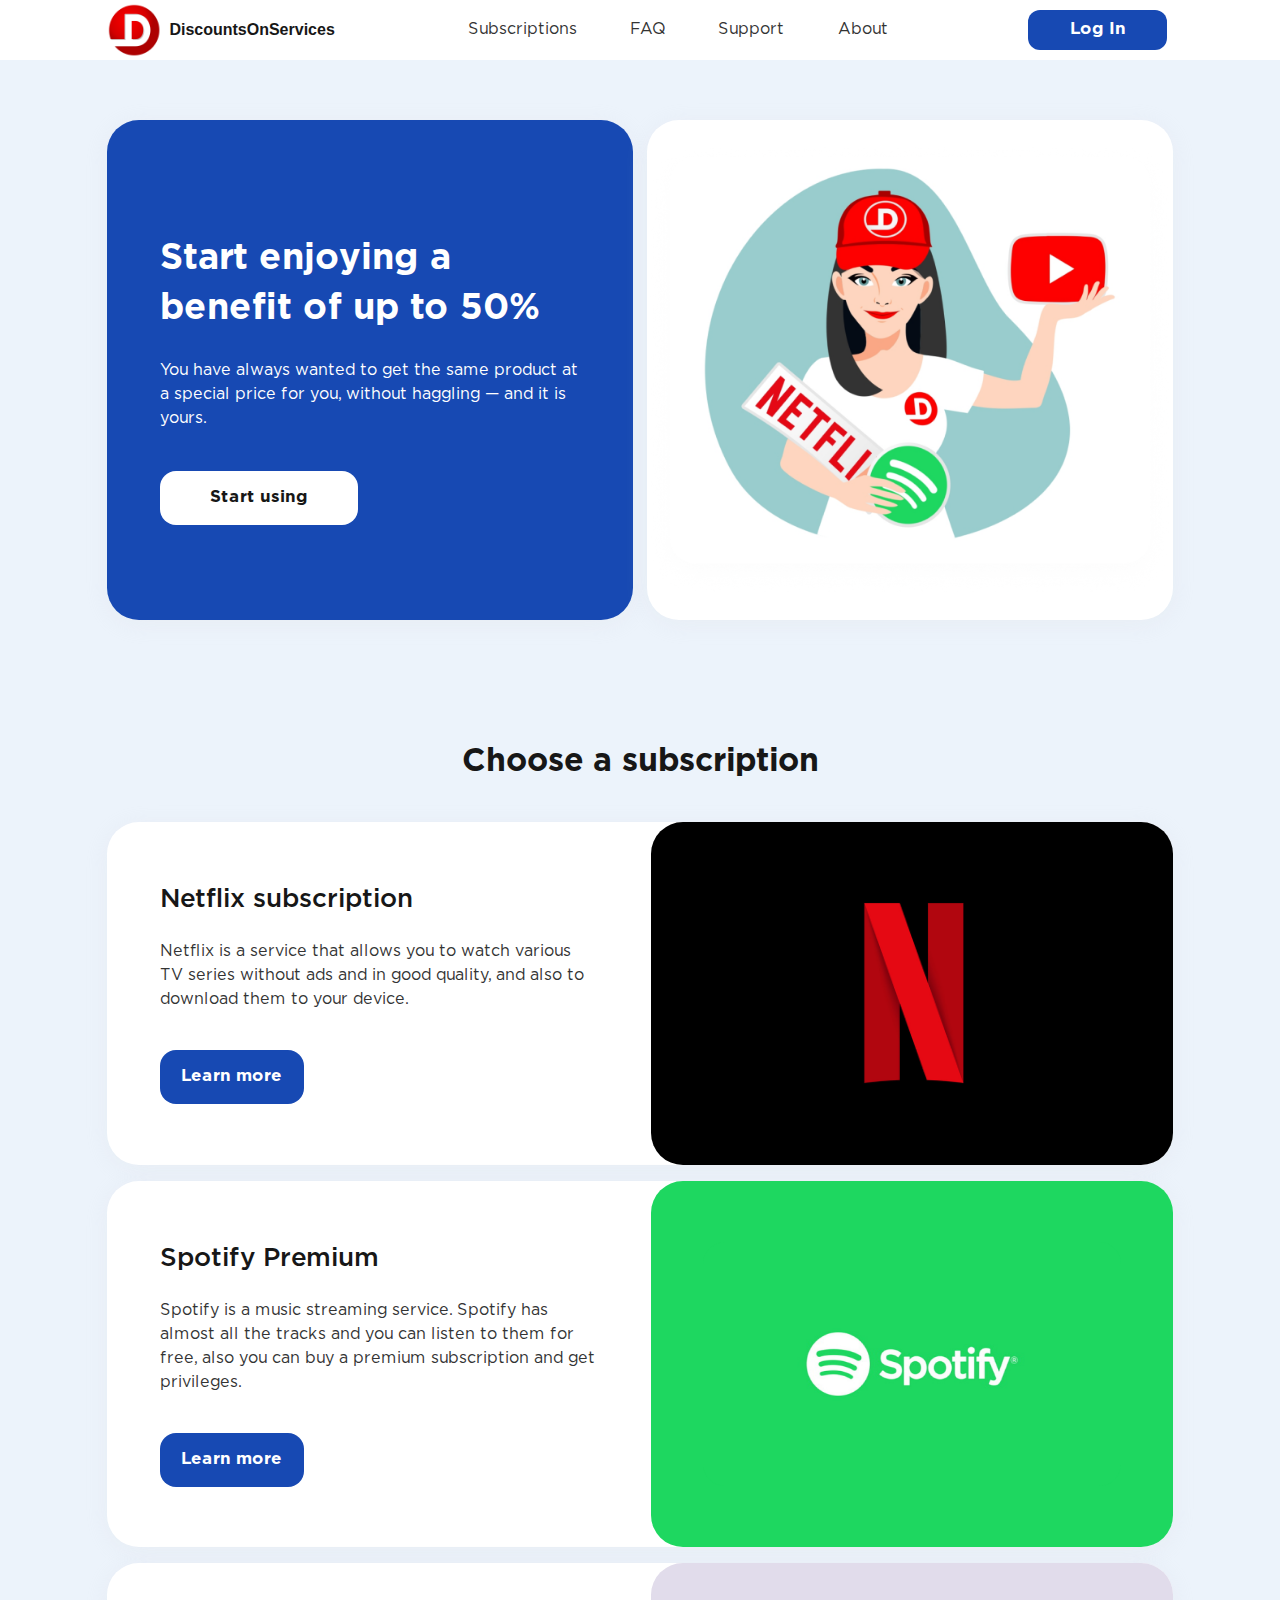
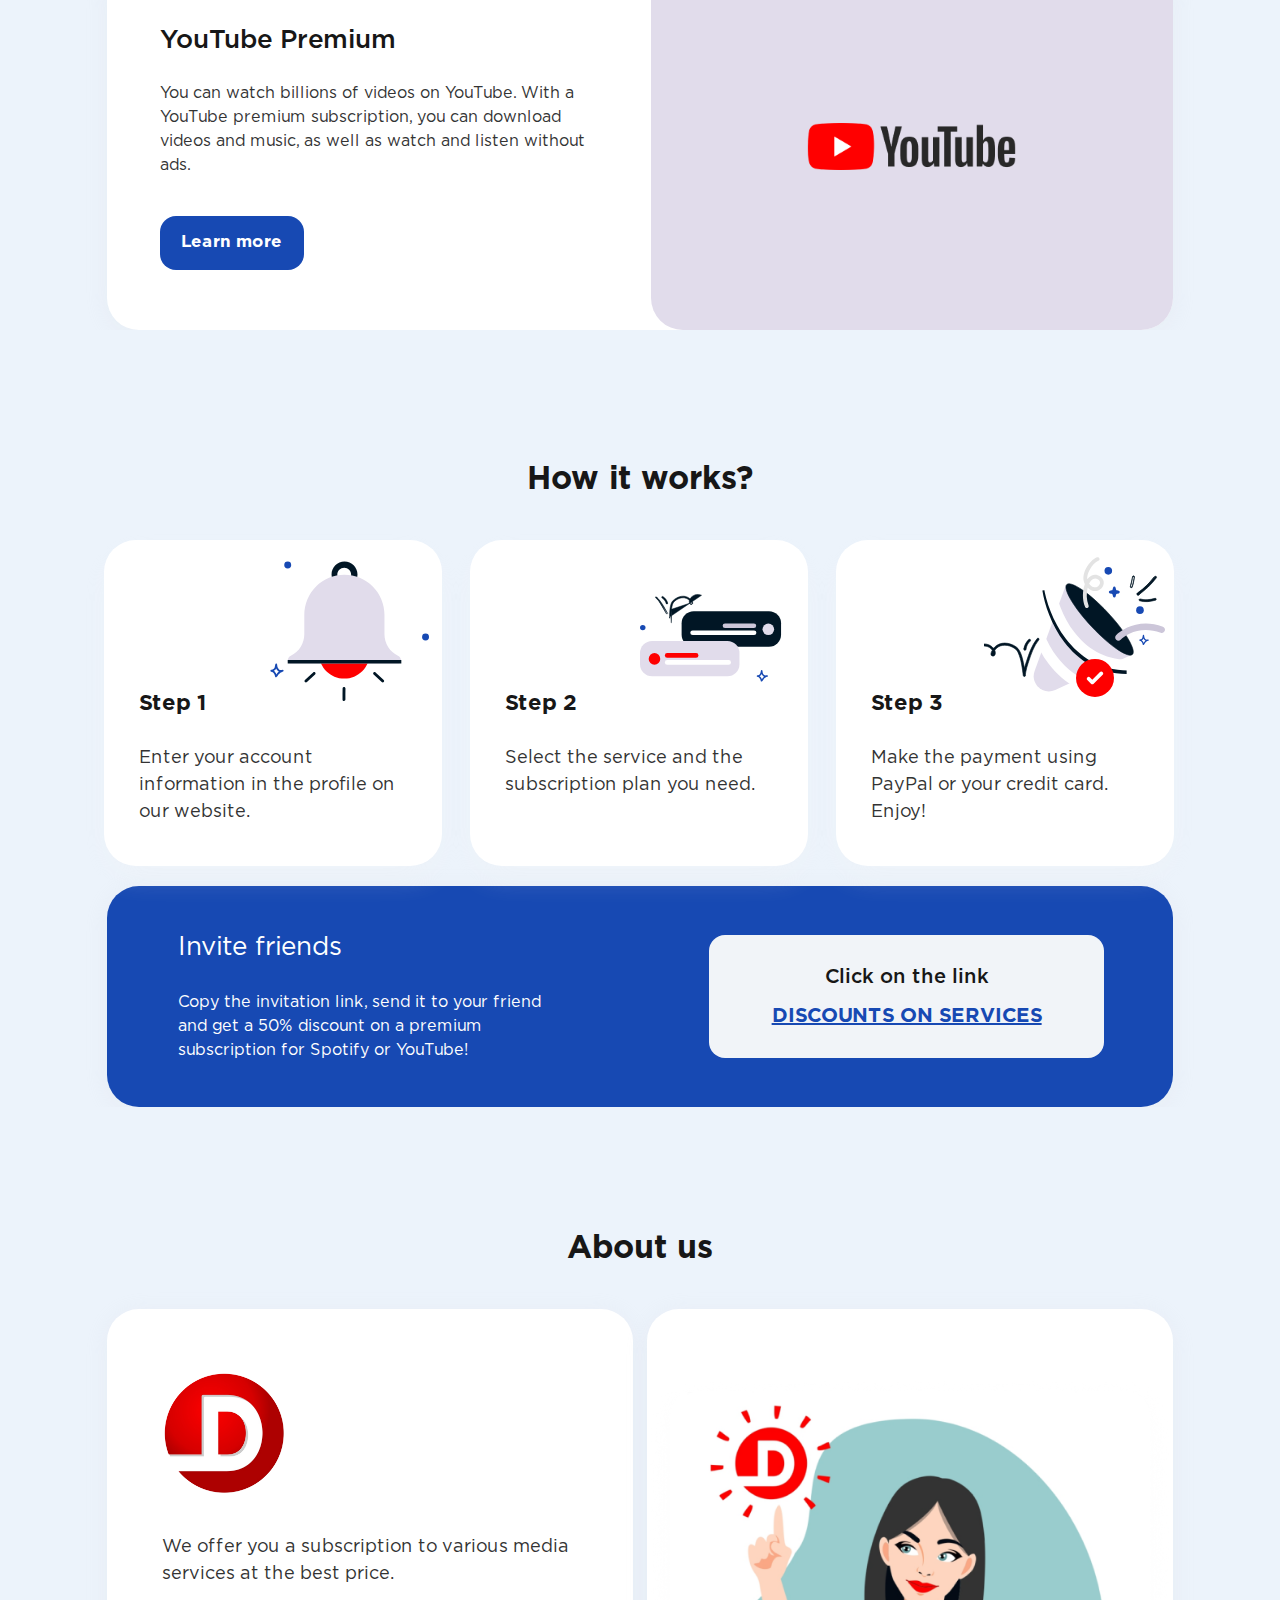
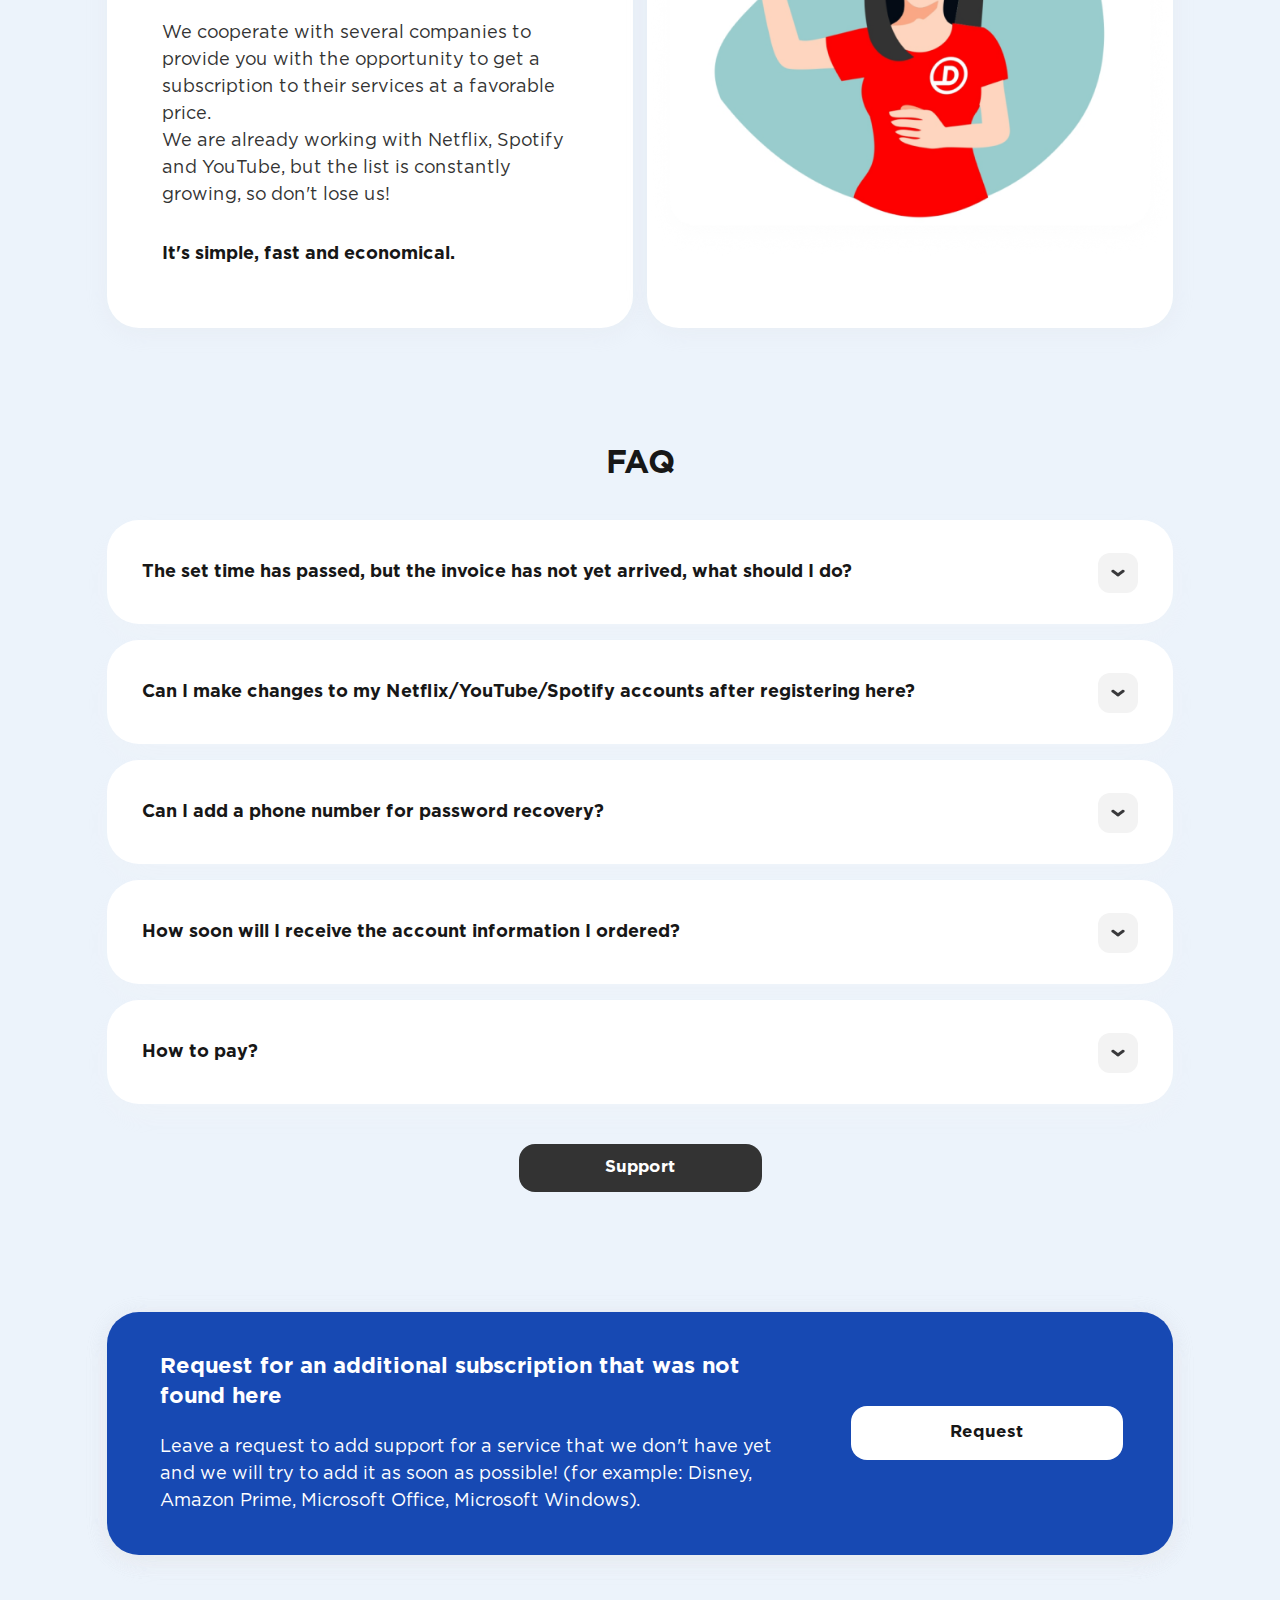
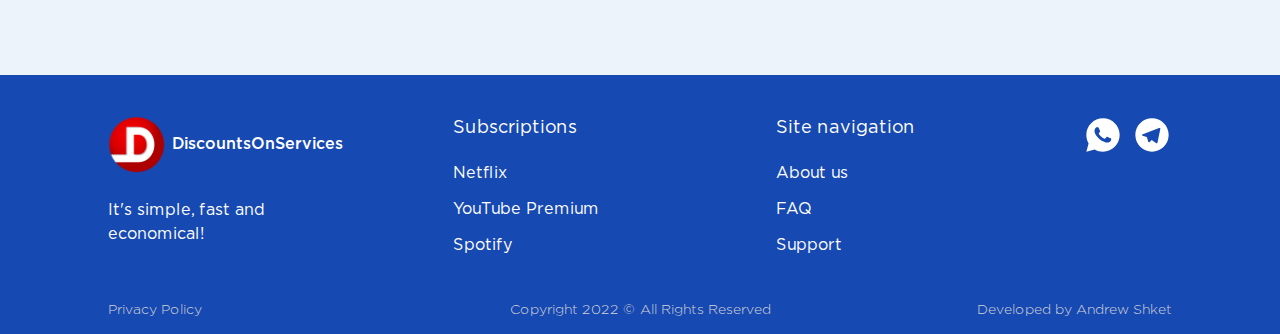
<file: index.html>
<!DOCTYPE HTML>
<html lang="en">
    <head>
        <meta charset="UTF-8">
        <!--Включение сглаживания шрифтов.-->
        <meta http-equiv="cleartype" content="on"/>
        <!--Отключение автоматического изменения масштаба страницы на мобильных устройствах.-->
        <meta name="HandheldFriendly" content="True"/>
        <!--Отключение автоматического обнаружения номеров телефона, адресов.-->
        <meta name="format-detection" content="telephone=no"/>
        <meta name="format-detection" content="address=no"/>
        <meta name="x-rim-auto-match" content="none" forua="true">
        <!--Запрет на автоматический перевод страницы.-->
        <meta name="google" value="notranslate">
        <!--Название вкладки.-->
        <title>Discounts On Services</title>
        <!--Шрифты.-->
        <link rel="preconnect" href="https://fonts.googleapis.com">
        <link rel="preconnect" href="https://fonts.gstatic.com" crossorigin>
        <link href="https://fonts.googleapis.com/css2?family=Manrope:wght@400;500;600;700;800&display=swap" rel="stylesheet">
        <!--CSS обнуление и CSS файл со стилями.-->
        <link rel="stylesheet" href="css/resetcss.css" type="text/css">
        <link rel="stylesheet" href="css/header-footer.css" type="text/css">
        <link rel="stylesheet" href="css/discountsonservices.css" type="text/css">
        <link rel="stylesheet" href="css/log-in_popup.css" type="text/css">
        <link rel="stylesheet" href="css/sing-up_popup.css" type="text/css">
        <!--Реальный viewport на мобильных устройствах.-->
        <meta name="viewport" content="width=device-width, initial-scale=1">
    </head>
    <body>
        <!--Контейнер, который задаёт максимальную ширину для всего содержимого странички.-->
       <div class="wrapper">
            <!--Header, в котором находится навигационная панель.-->
            <header class="navbar">
                <div class="container">
                    <div class="navbar__wrap">
                        <div class="hamb">
                            <div class="hamb__field" id="hamb">
                                <span class="bar"></span> <span class="bar"></span>
                                <span class="bar"></span>
                            </div>
                        </div>
                        <div class="navbar-logo">
                            <a href="index.html" class="logo" id="logo"><img src="pictures/universal-logo.png" alt="logo" title="DiscountsOnServices"></a>
                            <a href="index.html">DiscountsOnServices</a>
                        </div>
                        <div class="menu" id="menu">
                            <input type="checkbox" id="drop">
                            <label for="drop"><a>Subscriptions</a></label>
                                <ul>
                                    <li><a href="html/netflix.html">Netflix</a></li>
                                    <li><a href="html/youtube.html">YouTube Premium</a></li>
                                    <li><a href="html/spotify.html">Spotify</a></li>
                                </ul>
                            <a href="html/FAQ.html">FAQ</a>
                            <a href="html/FAQ.html">Support</a>
                            <a href="html/about.html">About</a>
                        </div>
                        <div class="log_in_button">
                            <form class="log-in-btn">
                                <button>Log In</button>
                            </form>
                        </div>
                    </div>
                </div>
            </header>
            <!--Само содержимое бургер-меню.-->
            <div class="popup" id="popup">
                <!--Контейнер, в котором находится всё содержимое.-->
                <div class="popup-nav-container">
                    <!--Контейнер, в котором находятся блоки с информацией о сайте.-->
                    <div class="pnc-container-items">
                        <!--Часть бургер-меню, где расположены навиагционные ссылки по страницам сайта.-->
                        <div class="pncci-nav">
                            <a href="index.html">
                                <svg class="icon-burger">
                                    <use xlink:href="pictures/sprite-burger.svg#home"></use>
                                </svg>
                                Home
                            </a>
                            <a href="html/about.html">
                                <svg class="icon-burger">
                                    <use xlink:href="pictures/sprite-burger.svg#about"></use>
                                </svg>
                                About
                            </a>
                            <a href="html/FAQ.html">
                                <svg class="icon-burger">
                                    <use xlink:href="pictures/sprite-burger.svg#FAQ"></use>
                                </svg>
                                FAQ
                            </a>
                            <a href="html/FAQ.html">
                                <svg class="icon-burger">
                                    <use xlink:href="pictures/sprite-burger.svg#support"></use>
                                </svg>
                                Support
                            </a>
                        </div>
                        <!--Часть бургер-меню, где расположены ссылки на сервисы.-->
                        <div class="pncci-subs">
                            <a href="html/netflix.html">Netflix</a>
                            <a href="html/youtube.html">YouTube Premium</a>
                            <a href="html/spotify.html">Spotify</a>
                        </div>
                        <!--Часть, где расположены кнопки "Login" и "Sing Up".-->
                        <div class="pncci-autorization">
                            <form class="log-in-btn">
                                <button>Log In</button>
                            </form>
                            <form class="sing-up-btn">
                                <button>Sing Up</button>
                            </form>
                        </div>
                    </div>
                </div>
            </div>
            <!--Контейнер, в котором находится первый блок сайта.-->
            <div class="container_block_start">
                <!--Левый блок-->
                <div class="block_start_left">
                    <h1>Start enjoying a benefit of up to 50%</h1>
                    <p>You have always wanted to get the same product at a special price for you, without haggling &mdash; and it is yours.</p>
                    <div class="start_using_button"><a href="html/error.html">Start using</a></div>
                </div>
                <!--Правый блок-->
                <div class="block_start_right"> 
                    <div>
                        <img src="pictures/girl_with_logos.png">
                    </div>           
                </div>
            </div>
            <!--Контейнер, в котором находится второй блок сайта (выбор подписки).-->
            <div class="container_subscription">
                <!--Заголовок "Choose a subscription".-->
                <p>Choose a subscription</p>
                <!--Блок Netflix.-->
                <div class="netflix">
                    <div class="netflix-left">
                        <h1>Netflix subscription</h1>
                        <p>Netflix is a service that allows you to watch various TV series without ads and in good quality, and also to download them to your device.</p>
                        <a href="html/netflix.html">Learn more</a>
                    </div>
                    <div class="netflix-right">
                        <img src="pictures/netflix.png" alt="Netflix logo" title="Netflix logo">
                    </div>
                </div>
                <!--Блок Spotify.-->
                <div class="spotify">
                    <div class="spotify-left">
                        <h1>Spotify Premium</h1>
                        <p>Spotify is a music streaming service. Spotify has almost all the tracks and you can listen to them for free, also you can buy a premium subscription and get privileges.</p>
                        <a href="html/spotify.html">Learn more</a>
                    </div>
                    <div class="spotify-right">
                        <img src="pictures/spotify.png" alt="Spotify logo" title="Spotify logo">
                    </div>
                </div>
                <!--Блок YouTube-->
                <div class="youtube">
                    <div class="youtube-left">
                        <h1>YouTube Premium</h1>
                        <p>You can watch billions of videos on YouTube. With a YouTube premium subscription, you can download videos and music, as well as watch and listen without ads.</p>
                        <a href="html/youtube.html">Learn more</a>
                    </div>
                    <div class="youtube-right">
                        <img src="pictures/youtube.png" alt="YouTube logo" title="YouTube logo">
                    </div>
                </div>
            </div>
            <!--Контейнер, в котором находится третий блок сайта (How it works?).-->
            <div class="container_how-it-works">
                <p>How it works?</p>
                <div class="how-it-works-items">
                    <!--Левый блок (How it works?).-->
                    <div class="how_it_works_left">
                        <svg class="how_it_works_svg">
                            <use xlink:href="pictures/sprite-how-it-works.svg#bell"></use>
                        </svg>
                        <h1>Step 1</h1>
                        <p>Enter your account information in the profile on our website.</p>
                    </div>
                    <!--Средний блок (How it works?).-->
                    <div class="how_it_works_middle">
                        <svg class="how_it_works_svg">
                            <use xlink:href="pictures/sprite-how-it-works.svg#server"></use>
                        </svg>
                        <h1>Step 2</h1>
                        <p>Select the service and the subscription plan you need.</p>
                    </div> 
                    <!--Правый блок (How it works?).-->
                    <div class="how_it_works_right">
                        <svg class="how_it_works_svg">
                            <use xlink:href="pictures/sprite-how-it-works.svg#sucsessful"></use>
                        </svg>
                        <h1>Step 3</h1>
                        <p>Make the payment using PayPal or your credit card. Enjoy!</p>
                    </div>
                </div>
            </div>
            <!--Контейнер, в котором находится четвертый блок сайта (Invite friends).-->
            <div class="container_invite_friends">
                <div class="invite_friends_none"></div>
                <div class="invite_friends">
                    <!--Левая часть блока Invite friends.-->
                    <div class="invite_friends_left">
                        <h1>Invite friends</h1>
                        <p>Copy the invitation link, send it to your friend and get a 50% discount on a premium subscription for Spotify or YouTube!</p>
                    </div>
                    <!--Правая часть блока Invite friends.-->
                    <div class="invite_friends_right">
                        <div class="invite_friends_right-item" id="copytext">
                            <p>Click on the link</p>
                            <a type="text" id="clickboardInput" title="the link to our website will be copied">Discounts On Services</a>
                        </div>
                    </div>
                </div>
            </div>
            <!--Контейнер, в котором находится пятый блок сайта (About Us).-->
            <div class="container_about_us">
                <p>About us</p>
                <div class="about_us-items">
                    <!--Левый блок-->
                    <div class="about_us-left">
                        <img src="pictures/universal-logo.png" alt="logo" title="logo">
                        <p>We offer you a subscription to various media services at the best price.</p>
                        <p>We cooperate with several companies to provide you with the opportunity to get a subscription to their services at a favorable price. <br> We are already working with Netflix, Spotify and YouTube, but the list is constantly growing, so don't lose us!</p>
                        <p>It's simple, fast and economical.</p>
                    </div>
                    <!--Правый блок-->
                    <div class="about_us-right">
                        <img src="pictures/girl_with_logo_about_us.png" alt="about us" title="about us">
                    </div>
                </div>
            </div>
            <!--Контейнер, в котором находится шестой блок сайта (FAQ).-->
            <div class="container_FAQ">
                <!--Заголовок шестого блока сайта (FAQ).-->
                <div class="title_FAQ"><p>FAQ</p></div>
                <!--Блок FAQ.-->
                <div class="FAQ">
                    <!--Блоки, в которых находятся вопросы с ответами.-->
                    <div class="FAQ-item">
                        <!--Заголовок вопроса.-->
                        <input class="FAQ-input" type="checkbox" id="FAQ_1">
                        <label class="FAQ-title" for="FAQ_1">The set time has passed, but the invoice has not yet arrived, what should I do?
                            <svg class="close-open-svg">
                                <use xlink:href="pictures/sprite-open-close.svg#open"></use>
                            </svg>
                            <svg class="close-open-svg">
                                <use xlink:href="pictures/sprite-open-close.svg#close"></use>
                            </svg>
                        </label>
                        <!--Ответ на вопрос.-->
                        <div class="FAQ-text">
                            <p>Don't panic. Sometimes services need a lot of time to process your request. If you have waited more than 24 hours, then write to the support service. Support is available 24 hours a day.</p>
                        </div>
                    </div>
                    <div class="FAQ-item">
                        <!--Заголовок вопроса.-->
                        <input class="FAQ-input" type="checkbox" id="FAQ_2">
                        <label class="FAQ-title" for="FAQ_2">Can I make changes to my Netflix/YouTube/Spotify accounts after registering here?
                            <svg class="close-open-svg">
                                <use xlink:href="pictures/sprite-open-close.svg#open"></use>
                            </svg>
                            <svg class="close-open-svg">
                                <use xlink:href="pictures/sprite-open-close.svg#close"></use>
                            </svg>
                        </label>
                        <!--Ответ на вопрос.-->
                        <div class="FAQ-text">
                            <p>Yes, you can always change email, passwords and other information associated with your account.</p>
                        </div>
                    </div>
                    <div class="FAQ-item">
                        <!--Заголовок вопроса.-->
                        <input class="FAQ-input" type="checkbox" id="FAQ_3">
                        <label class="FAQ-title" for="FAQ_3">Can I add a phone number for password recovery?
                            <svg class="close-open-svg">
                                <use xlink:href="pictures/sprite-open-close.svg#open"></use>
                            </svg>
                            <svg class="close-open-svg">
                                <use xlink:href="pictures/sprite-open-close.svg#close"></use>
                            </svg>
                        </label>
                        <!--Ответ на вопрос.-->
                        <div class="FAQ-text">
                            <p>Yes. The system will ask you to enter the number during registration.</p>
                        </div>
                    </div>
                    <div class="FAQ-item">
                        <!--Заголовок вопроса.-->
                        <input class="FAQ-input" type="checkbox" id="FAQ_4">
                        <label class="FAQ-title" for="FAQ_4">How soon will I receive the account information I ordered?
                            <svg class="close-open-svg">
                                <use xlink:href="pictures/sprite-open-close.svg#open"></use>
                            </svg>
                            <svg class="close-open-svg">
                                <use xlink:href="pictures/sprite-open-close.svg#close"></use>
                            </svg>
                        </label>
                        <!--Ответ на вопрос.-->
                        <div class="FAQ-text">
                            <p>Usually, you will get all the information instantly. But, sometimes, servers need more time to process the information, so it can take several hours. However, do not worry if this happens, it is normal.</p>
                        </div>
                    </div>
                    <div class="FAQ-item">
                        <!--Заголовок вопроса.-->
                        <input class="FAQ-input" type="checkbox" id="FAQ_5">
                        <label class="FAQ-title" for="FAQ_5">How to pay?
                            <svg class="close-open-svg">
                                <use xlink:href="pictures/sprite-open-close.svg#open"></use>
                            </svg>
                            <svg class="close-open-svg">
                                <use xlink:href="pictures/sprite-open-close.svg#close"></use>
                            </svg>
                        </label>
                        <!--Ответ на вопрос.-->
                        <div class="FAQ-text">
                            <p>Payment can be made via PayPal or bank card.</p>
                        </div>
                    </div>  
                </div>
                <!--Кнопка Support.-->
                <form action="html/FAQ.html">
                    <button>Support</button>
                </form> 
                <div class="FAQ-none-end"></div>
            </div>
            <!--Контейнер, в котором находится седьмой блок сайта (request).-->
            <div class="container_request">
                <!--Блок request-->
                <div class="block_request">
                    <!--Внутри расположены ещё два контейнера, в первом текст, во втором кнопка.-->
                    <div class="block_request-text">
                        <h1>Request for an additional subscription that was not found here</h1>
                        <p>Leave a request to add support for a service that we don't have yet and we will try to add it as soon as possible! (for example: Disney, Amazon Prime, Microsoft Office, Microsoft Windows).</p>
                    </div>
                    <div class="block_request-right">
                        <a href="html/error.html" target="_blank">Request</a>
                    </div>
                </div>
                <div class="container_request-clean"></div>
            </div>
            <!--Контейнер, в котором находится footer.-->
            <footer>
                <hr>
                <div class="footer-brand">
                    <a href="index.html"><img src="pictures/universal-logo.png" alt="logo"></a>
                    <a href="index.html">DiscountsOnServices</a>
                    <p>It's simple, fast and<br> economical!</p>
                </div>
                <div class="footer-navigation">
                    <p>Subscriptions</p>
                    <a href="html/netflix.html">Netflix</a>
                    <a href="html/youtube.html">YouTube Premium</a>
                    <a href="html/spotify.html">Spotify</a>
                    <p>Site navigation</p>
                    <a href="html/about.html">About us</a>
                    <a href="html/FAQ.html">FAQ</a>
                    <a href="html/FAQ.html">Support</a> 
                 </div>
                 <div class="footer-messagers_1">
                    <a href="html/error.html" target="_blank">
                        <svg class="messengers-svg">
                            <use xlink:href="pictures/sprite-messengers-svg.svg#telegram-footer"></use>
                        </svg>
                    </a>
                </div>
                <div class="footer-messagers_2">
                    <a href="html/error.html" target="_blank">
                        <svg class="messengers-svg">
                            <use xlink:href="pictures/sprite-messengers-svg.svg#whatsapp-footer"></use>
                        </svg>
                    </a>
                </div>
                <div class="footer-info">
                    <a href="html/error.html" target="_blank">Privacy Policy</a>
                    <p>Copyright 2022 &copy; All Rights Reserved</p>
                    <p>Developed by Andrew Shket</p> 
                 </div>    
            </footer>
            <!--Popup "Log In"-->
            <div class="log_in_background">
                <div class="log_in_wrapper">
                    <svg class="close-popup">
                        <use xlink:href="pictures/sprite-login.svg#closee"></use>
                    </svg>
                    <!--Заголовок popup'а-->
                    <div class="title-log_in">
                        <p>Log In</p>
                        <p>New user? <span><a class="sing-up-btn">Create an account</a></span></p>
                    </div>
                    <!--Контейнер, в котором расположна "форма" для регистрации.-->
                    <div class="form-log_in">
                        <form method=get action='#'>
                            <label for="Email">Email Address</label><br>
                            <input type="text" name="Email" placeholder="Enter your e&ndash;mail" autocomplete="off"><br><br><br>
                            <label for="password">Password</label><br>
                            <input type="text" name="password" placeholder="*********" autocomplete="off"><br>
                            <div>
                                <span class="forgot_password"><a href="error.html">Forgot password?</a></span>
                                <button type="submit" id="log-in-btn">Log In</button>
                            </div>
                        </form>
                    </div>
                    <!--Разделитель контента.-->
                    <div class="delimiter-log_in">
                        <hr>
                        <p>Or sign in with</p>
                        <hr>
                    </div>
                    <!--Контейнер, в котором расположены кнопки входа при помощи соц. сетей.-->
                    <div class="entering_with_socmed">
                        <form action="https://www.google.ru" target="_blank">
                            <button>
                                <svg class="google">
                                    <use xlink:href="pictures/sprite-login.svg#google"></use>
                                </svg>
                            </button>
                        </form>
                        <form action="https://www.facebook.com" target="_blank">
                            <button>
                                <svg class="facebook">
                                    <use xlink:href="pictures/sprite-login.svg#facebook"></use>
                                </svg>
                            </button>
                        </form>
                        <form action="https://www.apple.com" target="_blank">
                            <button>
                                <svg class="apple">
                                    <use xlink:href="pictures/sprite-login.svg#apple"></use>
                                </svg>
                            </button>
                        </form>
                    </div>
                    <!--Контейнер с информацией.-->
                    <div class="info-log_in">
                        <p>Protected by reCAPTCHA and subject to the <span><a href="html/error.html">Google Privacy Policy</a></span> and <span><a href="html/error.html">Terms of Service.</a></span></p>   
                    </div>
                </div>
            </div>
            <!--Popup "Sing Up"-->
            <div class="sing_up_background">
                <div class="sing_up_wrapper">
                    <svg class="close-popup_sing_up">
                        <use xlink:href="pictures/sprite-login.svg#closee"></use>
                    </svg>
                    <!--Заголовок popup'а-->
                    <div class="title-sing_up">
                        <h1>Create an account</h1>
                        <p>Already have an account? <span><a class="sign_in_in_sing_up">Sign In</a></span></p>
                    </div>
                    <!---->
                    <div class="form-sing_up">
                        <form method=get action='#'>
                            <label for="Email">User name</label><br>
                            <input type="text" name="Email" placeholder="Enter your name" autocomplete="off"><br><br><br>
                            <label for="Email">Email Address</label><br>
                            <input type="text" name="Email" placeholder="Enter your e&ndash;mail" autocomplete="off"><br><br><br>
                            <label for="password">Password</label><br>
                            <input type="text" name="password" placeholder="*********" autocomplete="off"><br>
                            <div>
                                <label for="agree">By creating an account you agree to our <span> <a href="error.html">Policy and Terms of Service.</a></span></label>
                                <input name="agree" type="checkbox" checked>
                            </div>
                            <div>
                                <button type="submit" id="sing-up-btn">Sing Up</button>
                            </div>
                        </form>
                    </div>
                    <!--Разделитель контента.-->
                    <div class="delimiter-sing_up">
                        <hr>
                        <p>Or sign in with</p>
                        <hr>
                    </div>
                    <!--Контейнер, в котором расположены кнопки входа при помощи соц. сетей.-->
                    <div class="entering_with_socmed-sing_up">
                        <form action="https://www.google.ru" target="_blank">
                            <button>
                                <svg class="google">
                                    <use xlink:href="pictures/sprite-login.svg#google"></use>
                                </svg>
                            </button>
                        </form>
                        <form action="https://www.facebook.com" target="_blank">
                            <button>
                                <svg class="facebook">
                                    <use xlink:href="pictures/sprite-login.svg#facebook"></use>
                                </svg>
                            </button>
                        </form>
                        <form action="https://www.apple.com" target="_blank">
                            <button>
                                <svg class="apple">
                                    <use xlink:href="pictures/sprite-login.svg#apple"></use>
                                </svg>
                            </button>
                        </form>
                    </div>
                </div>
            </div>
       </div>
    <!--Скрипт c бургер-меню.-->
    <script src="javascript/burger-menu.js"></script>
    <!--Скрипт popup'а с регистрацией.-->
    <script src="javascript/popup-registration.js"></script>
    <!--Скрипт, который копирует ссылку на сайт в блоке "Invite Friends".-->
    <script src="javascript/invitefriends.js"></script>
    </body>
</html>
</file>
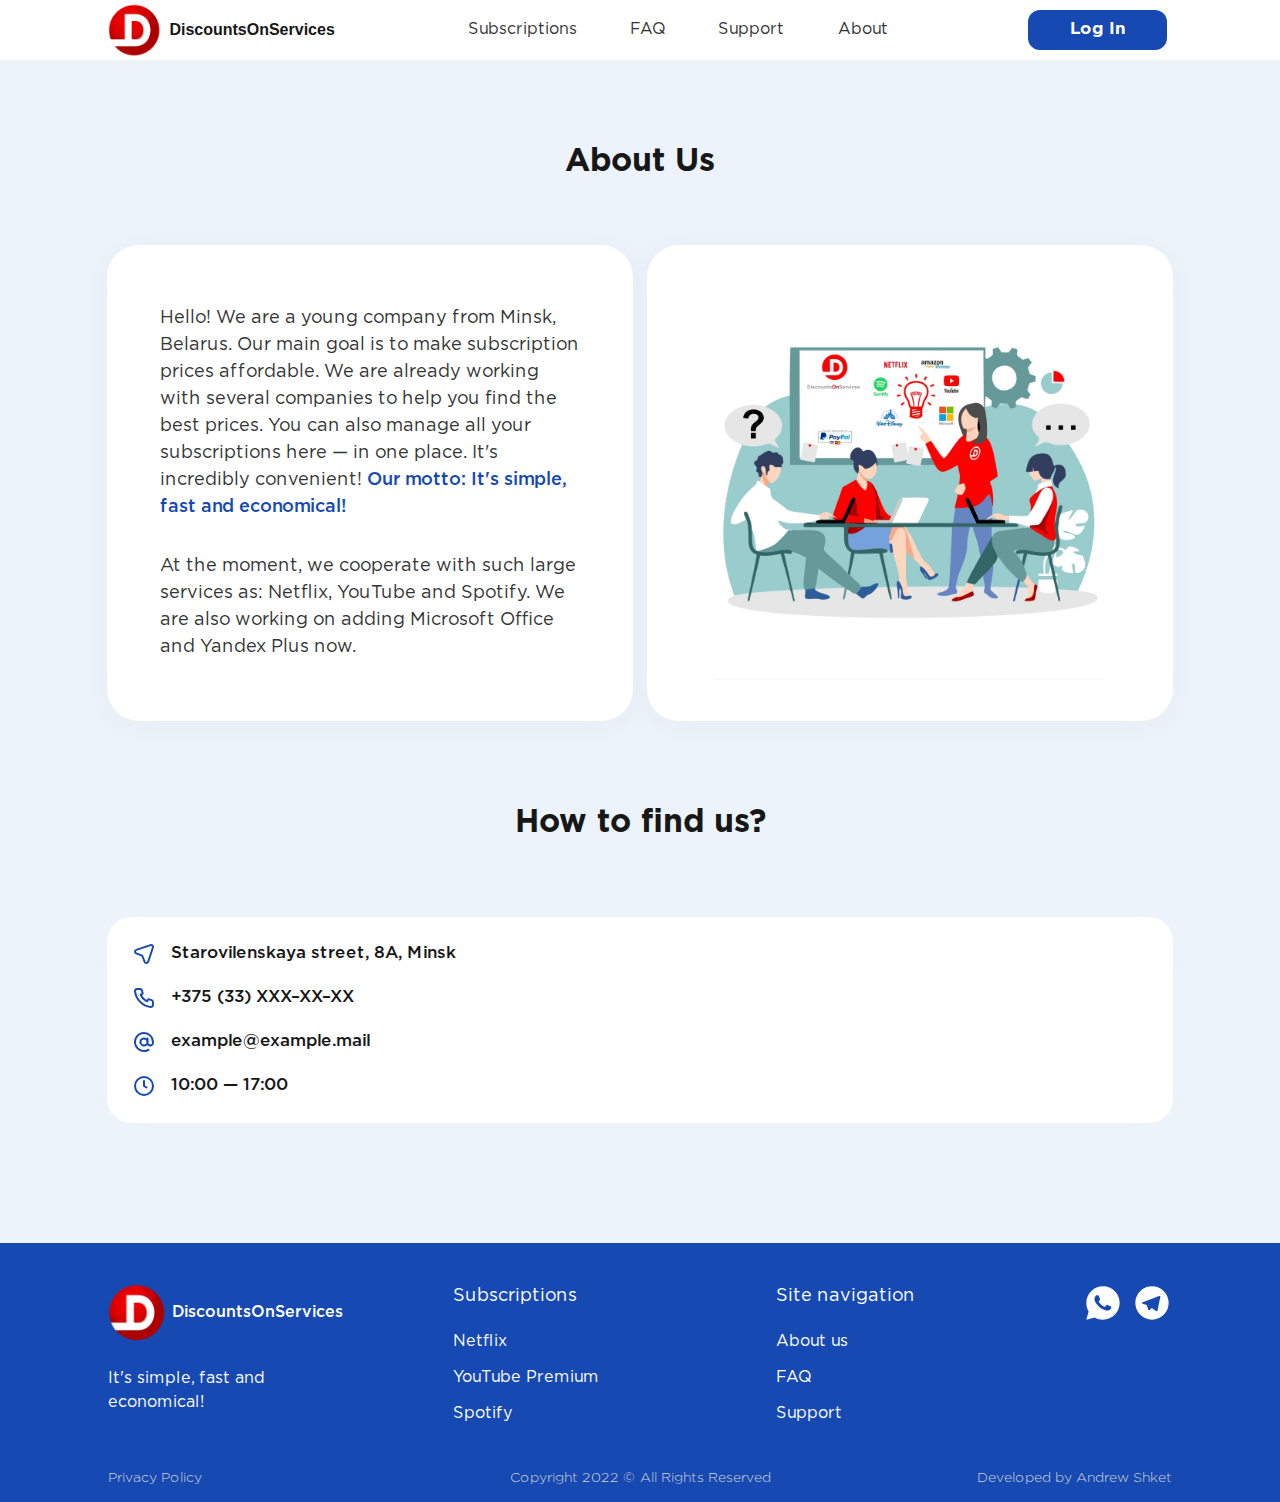
<file: html/about.html>
<!DOCTYPE HTML>
<html lang="en">
    <head>
        <meta charset="UTF-8">
        <!--Включение сглаживания шрифтов.-->
        <meta http-equiv="cleartype" content="on"/>
        <!--Отключение автоматического изменения масштаба страницы на мобильных устройствах.-->
        <meta name="HandheldFriendly" content="True"/>
        <!--Отключение автоматического обнаружения номеров телефона, адресов.-->
        <meta name="format-detection" content="telephone=no"/>
        <meta name="format-detection" content="address=no"/>
        <meta name="x-rim-auto-match" content="none" forua="true">
        <!--Запрет на автоматический перевод страницы.-->
        <meta name="google" value="notranslate">
        <!--Название вкладки.-->
        <title>About Us</title>
        <!--Шрифты.-->
        <link rel="preconnect" href="https://fonts.googleapis.com">
        <link rel="preconnect" href="https://fonts.gstatic.com" crossorigin>
        <link href="https://fonts.googleapis.com/css2?family=Manrope:wght@400;500;600;700;800&display=swap" rel="stylesheet">
        <!--CSS обнуление и CSS файл со стилями.-->
        <link rel="stylesheet" href="../css/resetcss.css" type="text/css">
        <link rel="stylesheet" href="../css/header-footer.css" type="text/css">
        <link rel="stylesheet" href="../css/about.css" type="text/css">
        <link rel="stylesheet" href="../css/log-in_popup.css" type="text/css">
        <link rel="stylesheet" href="../css/sing-up_popup.css" type="text/css">
        <!--Реальный viewport на мобильных устройствах.-->
        <meta name="viewport" content="width=device-width, initial-scale=1">
    </head>
    <body>
        <!--Контейнер, который задаёт максимальную ширину для всего содержимого странички.-->
       <div class="wrapper">
            <!--Header, в котором находится навигационная панель.-->
            <header class="navbar">
                <div class="container">
                    <div class="navbar__wrap">
                        <div class="hamb">
                            <div class="hamb__field" id="hamb">
                                <span class="bar"></span> <span class="bar"></span>
                                <span class="bar"></span>
                            </div>
                        </div>
                        <div class="navbar-logo">
                            <a href="../index.html" class="logo" id="logo"><img src="../pictures/universal-logo.png" alt="logo" title="DiscountsOnServices"></a>
                            <a href="../index.html">DiscountsOnServices</a>
                        </div>
                        <div class="menu" id="menu">
                            <input type="checkbox" id="drop">
                            <label for="drop"><a>Subscriptions</a></label>
                                <ul>
                                    <li><a href="netflix.html">Netflix</a></li>
                                    <li><a href="youtube.html">YouTube Premium</a></li>
                                    <li><a href="spotify.html">Spotify</a></li>
                                </ul>
                            <a href="FAQ.html">FAQ</a>
                            <a href="FAQ.html">Support</a>
                            <a href="about.html">About</a>
                        </div>
                        <div class="log_in_button">
                            <form class="log-in-btn">
                                <button>Log In</button>
                            </form>
                        </div>
                    </div>
                </div>
            </header>
            <!--Само содержимое бургер-меню.-->
            <div class="popup" id="popup">
                <!--Контейнер, в котором находится всё содержимое.-->
                <div class="popup-nav-container">
                    <!--Контейнер, в котором находятся блоки с информацией о сайте.-->
                    <div class="pnc-container-items">
                        <!--Часть бургер-меню, где расположены навиагционные ссылки по страницам сайта.-->
                        <div class="pncci-nav">
                            <a href="../index.html">
                                <svg class="icon-burger">
                                    <use xlink:href="../pictures/sprite-burger.svg#home"></use>
                                </svg>
                                Home
                            </a>
                            <a href="about.html">
                                <svg class="icon-burger">
                                    <use xlink:href="../pictures/sprite-burger.svg#about"></use>
                                </svg>
                                About
                            </a>
                            <a href="FAQ.html">
                                <svg class="icon-burger">
                                    <use xlink:href="../pictures/sprite-burger.svg#FAQ"></use>
                                </svg>
                                FAQ
                            </a>
                            <a href="FAQ.html">
                                <svg class="icon-burger">
                                    <use xlink:href="../pictures/sprite-burger.svg#support"></use>
                                </svg>
                                Support
                            </a>
                        </div>
                        <!--Часть бургер-меню, где расположены ссылки на сервисы.-->
                        <div class="pncci-subs">
                            <a href="netflix.html">Netflix</a>
                            <a href="youtube.html">YouTube Premium</a>
                            <a href="spotify.html">Spotify</a>
                        </div>
                        <!--Часть, где расположены кнопки "Login" и "Sing Up".-->
                        <div class="pncci-autorization">
                            <form class="log-in-btn">
                                <button>Log In</button>
                            </form>
                            <form class="sing-up-btn">
                                <button>Sing Up</button>
                            </form>
                        </div>
                    </div>
                </div>
            </div>
            <!--Контейнер, в котором расположена первая и основная часть информации о компании.-->
            <main>
                <div class="about-us-start">
                    <!--Заголовок страницы.-->
                    <h1>About Us</h1>
                    <!--Контейнер, в котором содеражится информация о компании и картинка.-->
                    <div class="about-us-info">
                        <div>
                            <p>Hello! We are a young company from Minsk, Belarus. Our main goal is to make subscription prices affordable. We are already working with several companies to help you find the best prices. You can also manage all your subscriptions here &mdash; in one place. It's incredibly convenient! <span>Our motto: It's simple, fast and economical!</span></p>
                            <p>At the moment, we cooperate with such large services as: Netflix, YouTube and Spotify. We are also working on adding Microsoft Office and Yandex Plus now.</p>
                        </div>
                        <div>
                            <img src="../pictures/meeting-about-us.png" alt="our company picture">
                        </div>
                    </div>
                </div>
                <!--Контейнер, в котором расположена карта и контакты.-->
                <div class="about-us-map">
                    <!--Заголовок.-->
                    <h1>How to find us?</h1>
                    <div class="about-us-map-container">
                        <!--Контейнер, в котором находятся контакты компании.-->
                        <div class="about-us-contacts">
                            <div>
                                <svg class="info-about-us">
                                    <use xlink:href="../pictures/sprite-about-us.svg#location-arrow"></use>
                                </svg>
                                <a href="https://yandex.by/maps/-/CCUnIEvltD" target="_blank">Starovilenskaya street, 8A, Minsk</a>
                            </div>
                            <div>
                                <svg class="info-about-us">
                                    <use xlink:href="../pictures/sprite-about-us.svg#phone"></use>
                                </svg>
                                <a href=”tel:+37533xxxxxxxxx”>+375 (33) XXX&ndash;XX&ndash;XX</a>
                            </div>
                            <div>
                                <svg class="info-about-us">
                                    <use xlink:href="../pictures/sprite-about-us.svg#mail"></use>
                                </svg>
                                <a href="mailto:exampleiop9815@example.mail.cocom">example@example.mail</a>
                            </div>
                            <div>
                                <svg class="info-about-us">
                                    <use xlink:href="../pictures/sprite-about-us.svg#clock"></use>
                                </svg>
                                <p>10:00 &mdash; 17:00</p>
                            </div>
                        </div>
                        <!--Контейнер, в котором находится карта.-->
                        <div class="about-us-contacts-map">
                            <script type="text/javascript" charset="utf-8" async src="https://api-maps.yandex.ru/services/constructor/1.0/js/?um=constructor%3A30e295d2cab320be9a50d92190008741fb9174a139f3d3751b977f4e6cdbd35e&amp;width=100%&amp;height=470&amp;lang=ru_RU&amp;scroll=true"></script>
                        </div>
                    </div>
                </div>
                <div class="none"></div> 
            </main> 
            <!--Контейнер, в котором находится footer.-->
            <footer>
                <hr>
                <div class="footer-brand">
                    <a href="../index.html"><img src="../pictures/universal-logo.png" alt="logo"></a>
                    <a href="../index.html">DiscountsOnServices</a>
                    <p>It's simple, fast and<br> economical!</p>
                </div>
                <div class="footer-navigation">
                    <p>Subscriptions</p>
                    <a href="netflix.html">Netflix</a>
                    <a href="youtube.html">YouTube Premium</a>
                    <a href="spotify.html">Spotify</a>
                    <p>Site navigation</p>
                    <a href="about.html">About us</a>
                    <a href="FAQ.html">FAQ</a>
                    <a href="FAQ.html">Support</a> 
                 </div>
                 <div class="footer-messagers_1">
                    <a href="error.html" target="_blank">
                        <svg class="messengers-svg">
                            <use xlink:href="../pictures/sprite-messengers-svg.svg#telegram-footer"></use>
                        </svg>
                    </a>
                </div>
                <div class="footer-messagers_2">
                    <a href="error.html" target="_blank">
                        <svg class="messengers-svg">
                            <use xlink:href="../pictures/sprite-messengers-svg.svg#whatsapp-footer"></use>
                        </svg>
                    </a>
                </div>
                <div class="footer-info">
                    <a href="error.html" target="_blank">Privacy Policy</a>
                    <p>Copyright 2022 &copy; All Rights Reserved</p>
                    <p>Developed by Andrew Shket</p> 
                 </div>    
            </footer>
            <!--Popup "Log In"-->
            <div class="log_in_background">
                <div class="log_in_wrapper">
                    <svg class="close-popup">
                        <use xlink:href="../pictures/sprite-login.svg#closee"></use>
                    </svg>
                    <!--Заголовок popup'а-->
                    <div class="title-log_in">
                        <p>Log In</p>
                        <p>New user? <span><a class="sing-up-btn">Create an account</a></span></p>
                    </div>
                    <!--Контейнер, в котором расположна "форма" для регистрации.-->
                    <div class="form-log_in">
                        <form method=get action='#'>
                            <label for="Email">Email Address</label><br>
                            <input type="text" name="Email" placeholder="Enter your e&ndash;mail" autocomplete="off"><br><br><br>
                            <label for="password">Password</label><br>
                            <input type="text" name="password" placeholder="*********" autocomplete="off"><br>
                            <div>
                                <span class="forgot_password"><a href="error.html">Forgot password?</a></span>
                                <button type="submit" id="log-in-btn">Log In</button>
                            </div>
                        </form>
                    </div>
                    <!--Разделитель контента.-->
                    <div class="delimiter-log_in">
                        <hr>
                        <p>Or sign in with</p>
                        <hr>
                    </div>
                    <!--Контейнер, в котором расположены кнопки входа при помощи соц. сетей.-->
                    <div class="entering_with_socmed">
                        <form action="https://www.google.ru" target="_blank">
                            <button>
                                <svg class="google">
                                    <use xlink:href="../pictures/sprite-login.svg#google"></use>
                                </svg>
                            </button>
                        </form>
                        <form action="https://www.facebook.com" target="_blank">
                            <button>
                                <svg class="facebook">
                                    <use xlink:href="../pictures/sprite-login.svg#facebook"></use>
                                </svg>
                            </button>
                        </form>
                        <form action="https://www.apple.com" target="_blank">
                            <button>
                                <svg class="apple">
                                    <use xlink:href="../pictures/sprite-login.svg#apple"></use>
                                </svg>
                            </button>
                        </form>
                    </div>
                    <!--Контейнер с информацией.-->
                    <div class="info-log_in">
                        <p>Protected by reCAPTCHA and subject to the <span><a href="../html/error.html">Google Privacy Policy</a></span> and <span><a href="../html/error.html">Terms of Service.</a></span></p>   
                    </div>
                </div>
            </div>
            <!--Popup "Sing Up"-->
            <div class="sing_up_background">
                <div class="sing_up_wrapper">
                    <svg class="close-popup_sing_up">
                        <use xlink:href="../pictures/sprite-login.svg#closee"></use>
                    </svg>
                    <!--Заголовок popup'а-->
                    <div class="title-sing_up">
                        <h1>Create an account</h1>
                        <p>Already have an account? <span><a class="sign_in_in_sing_up">Sign In</a></span></p>
                    </div>
                    <!---->
                    <div class="form-sing_up">
                        <form method=get action='#'>
                            <label for="Email">User name</label><br>
                            <input type="text" name="Email" placeholder="Enter your name" autocomplete="off"><br><br><br>
                            <label for="Email">Email Address</label><br>
                            <input type="text" name="Email" placeholder="Enter your e&ndash;mail" autocomplete="off"><br><br><br>
                            <label for="password">Password</label><br>
                            <input type="text" name="password" placeholder="*********" autocomplete="off"><br>
                            <div>
                                <label for="agree">By creating an account you agree to our <span> <a href="error.html">Policy and Terms of Service.</a></span></label>
                                <input name="agree" type="checkbox" checked>
                            </div>
                            <div>
                                <button type="submit" id="sing-up-btn">Sing Up</button>
                            </div>
                        </form>
                    </div>
                    <!--Разделитель контента.-->
                    <div class="delimiter-sing_up">
                        <hr>
                        <p>Or sign in with</p>
                        <hr>
                    </div>
                    <!--Контейнер, в котором расположены кнопки входа при помощи соц. сетей.-->
                    <div class="entering_with_socmed-sing_up">
                        <form action="https://www.google.ru" target="_blank">
                            <button>
                                <svg class="google">
                                    <use xlink:href="../pictures/sprite-login.svg#google"></use>
                                </svg>
                            </button>
                        </form>
                        <form action="https://www.facebook.com" target="_blank">
                            <button>
                                <svg class="facebook">
                                    <use xlink:href="../pictures/sprite-login.svg#facebook"></use>
                                </svg>
                            </button>
                        </form>
                        <form action="https://www.apple.com" target="_blank">
                            <button>
                                <svg class="apple">
                                    <use xlink:href="../pictures/sprite-login.svg#apple"></use>
                                </svg>
                            </button>
                        </form>
                    </div>
                </div>
            </div>
       </div>
    <!--Скрипт c бургер-меню.-->
    <script src="../javascript/burger-menu.js"></script>
    <!--Скрипт popup'а с регистрацией.-->
    <script src="../javascript/popup-registration.js"></script>
    </body>
</html>
</file>
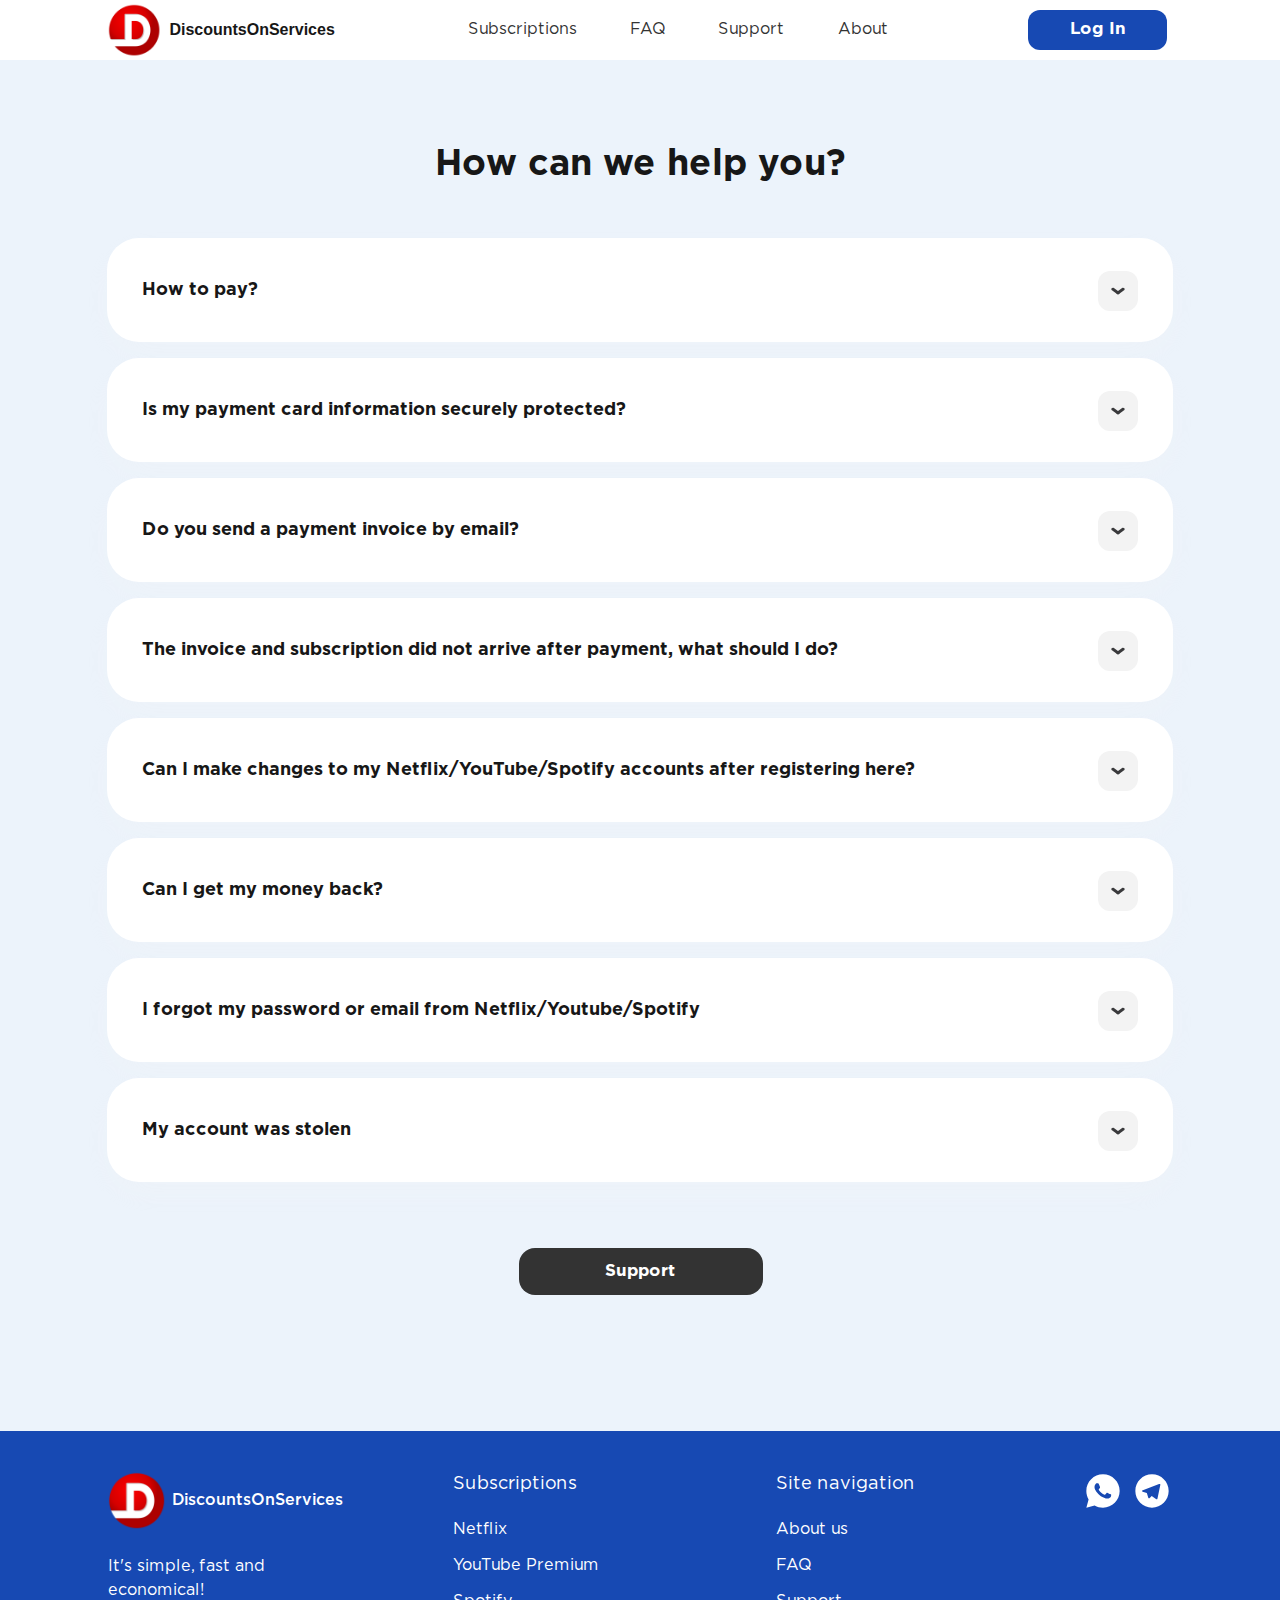
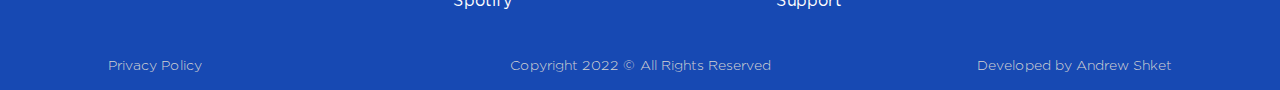
<file: html/FAQ.html>
<!DOCTYPE HTML>
<html lang="en">
    <head>
        <meta charset="UTF-8">
        <!--Включение сглаживания шрифтов.-->
        <meta http-equiv="cleartype" content="on"/>
        <!--Отключение автоматического изменения масштаба страницы на мобильных устройствах.-->
        <meta name="HandheldFriendly" content="True"/>
        <!--Отключение автоматического обнаружения номеров телефона, адресов.-->
        <meta name="format-detection" content="telephone=no"/>
        <meta name="format-detection" content="address=no"/>
        <meta name="x-rim-auto-match" content="none" forua="true">
        <!--Запрет на автоматический перевод страницы.-->
        <meta name="google" value="notranslate">
        <!--Название вкладки.-->
        <title>Discounts On Services &mdash; FAQ</title>
        <!--Шрифты.-->
        <link rel="preconnect" href="https://fonts.googleapis.com">
        <link rel="preconnect" href="https://fonts.gstatic.com" crossorigin>
        <link href="https://fonts.googleapis.com/css2?family=Manrope:wght@400;500;600;700;800&display=swap" rel="stylesheet">
        <!--CSS обнуление и CSS файл со стилями.-->
        <link rel="stylesheet" href="../css/resetcss.css" type="text/css">
        <link rel="stylesheet" href="../css/header-footer.css" type="text/css">
        <link rel="stylesheet" href="../css/FAQ-css.css" type="text/css">
        <link rel="stylesheet" href="../css/log-in_popup.css" type="text/css">
        <link rel="stylesheet" href="../css/sing-up_popup.css" type="text/css">
        <!--Реальный viewport на мобильных устройствах.-->
        <meta name="viewport" content="width=device-width, initial-scale=1">
    </head>
    <body>
        <!--Контейнер, который задаёт максимальную ширину для всего содержимого странички.-->
       <div class="wrapper">
            <!--Header, в котором находится навигационная панель.-->
            <header class="navbar">
                <div class="container">
                    <div class="navbar__wrap">
                        <div class="hamb">
                            <div class="hamb__field" id="hamb">
                                <span class="bar"></span> <span class="bar"></span>
                                <span class="bar"></span>
                            </div>
                        </div>
                        <div class="navbar-logo">
                            <a href="../index.html" class="logo" id="logo"><img src="../pictures/universal-logo.png" alt="logo" title="DiscountsOnServices"></a>
                            <a href="../index.html">DiscountsOnServices</a>
                        </div>
                        <div class="menu" id="menu">
                            <input type="checkbox" id="drop">
                            <label for="drop"><a>Subscriptions</a></label>
                                <ul>
                                    <li><a href="netflix.html">Netflix</a></li>
                                    <li><a href="youtube.html">YouTube Premium</a></li>
                                    <li><a href="spotify.html">Spotify</a></li>
                                </ul>
                            <a href="FAQ.html">FAQ</a>
                            <a href="FAQ.html">Support</a>
                            <a href="about.html">About</a>
                        </div>
                        <div class="log_in_button">
                            <form class="log-in-btn">
                                <button>Log In</button>
                            </form>
                        </div>
                    </div>
                </div>
            </header>
            <!--Само содержимое бургер-меню.-->
            <div class="popup" id="popup">
                <!--Контейнер, в котором находится всё содержимое.-->
                <div class="popup-nav-container">
                    <!--Контейнер, в котором находятся блоки с информацией о сайте.-->
                    <div class="pnc-container-items">
                        <!--Часть бургер-меню, где расположены навиагционные ссылки по страницам сайта.-->
                        <div class="pncci-nav">
                            <a href="../index.html">
                                <svg class="icon-burger">
                                    <use xlink:href="../pictures/sprite-burger.svg#home"></use>
                                </svg>
                                Home
                            </a>
                            <a href="about.html">
                                <svg class="icon-burger">
                                    <use xlink:href="../pictures/sprite-burger.svg#about"></use>
                                </svg>
                                About
                            </a>
                            <a href="FAQ.html">
                                <svg class="icon-burger">
                                    <use xlink:href="../pictures/sprite-burger.svg#FAQ"></use>
                                </svg>
                                FAQ
                            </a>
                            <a href="FAQ.html">
                                <svg class="icon-burger">
                                    <use xlink:href="../pictures/sprite-burger.svg#support"></use>
                                </svg>
                                Support
                            </a>
                        </div>
                        <!--Часть бургер-меню, где расположены ссылки на сервисы.-->
                        <div class="pncci-subs">
                            <a href="netflix.html">Netflix</a>
                            <a href="youtube.html">YouTube Premium</a>
                            <a href="spotify.html">Spotify</a>
                        </div>
                        <!--Часть, где расположены кнопки "Login" и "Sing Up".-->
                        <div class="pncci-autorization">
                            <form class="log-in-btn">
                                <button>Log In</button>
                            </form>
                            <form class="sing-up-btn">
                                <button>Sing Up</button>
                            </form>
                        </div>
                    </div>
                </div>
            </div>
            <!--Контейнер, который задаёт максимальную ширину для всего содержимого странички.-->
            <main>
                <!--Заголовок странички.-->
                <h1>How can we help you?</h1>
                <!--Контейнер, в котором находятся сами вопросы.-->
                <div class="FAQ-container">
                    <!--Контейнер, в котором находится вопрос.-->
                    <div class="FAQ-item">
                        <!--Заголовок вопроса.-->
                        <input class="FAQ-input" type="checkbox" id="FAQ_1">
                        <label class="FAQ-title" for="FAQ_1">How to pay?
                            <svg class="close-open-svg">
                                <use xlink:href="../pictures/sprite-open-close.svg#open"></use>
                            </svg>
                            <svg class="close-open-svg">
                                <use xlink:href="../pictures/sprite-open-close.svg#close"></use>
                            </svg>
                        </label>
                        <!--Ответ на вопрос.-->
                        <div class="FAQ-text">
                            <p>Payment can be made via PayPal or bank card.</p>
                        </div>
                    </div>
                    <div class="FAQ-item">
                        <!--Заголовок вопроса.-->
                        <input class="FAQ-input" type="checkbox" id="FAQ_2">
                        <label class="FAQ-title" for="FAQ_2">Is my payment card information securely protected?
                            <svg class="close-open-svg">
                                <use xlink:href="../pictures/sprite-open-close.svg#open"></use>
                            </svg>
                            <svg class="close-open-svg">
                                <use xlink:href="../pictures/sprite-open-close.svg#close"></use>
                            </svg>
                        </label>
                        <!--Ответ на вопрос.-->
                        <div class="FAQ-text">
                            <p>Your card information is processed and stored (if you have given permission to do so) in large and secure payment systems. We do not store information about your bank accounts. All payments are made through such major payment systems as PayPal, China UnionPay, VISA, International Service Association, Mastercard, JCB, American Express, Diners Club International. They provide a high level of protection.</p>
                        </div>
                    </div>
                    <div class="FAQ-item">
                        <!--Заголовок вопроса.-->
                        <input class="FAQ-input" type="checkbox" id="FAQ_3">
                        <label class="FAQ-title" for="FAQ_3">Do you send a payment invoice by email?
                            <svg class="close-open-svg">
                                <use xlink:href="../pictures/sprite-open-close.svg#open"></use>
                            </svg>
                            <svg class="close-open-svg">
                                <use xlink:href="../pictures/sprite-open-close.svg#close"></use>
                            </svg>
                        </label>
                        <!--Ответ на вопрос.-->
                        <div class="FAQ-text">
                            <p>Yes. The invoice for the subscription payment will be sent to your email automatically.</p>
                        </div>
                    </div>
                    <div class="FAQ-item">
                        <!--Заголовок вопроса.-->
                        <input class="FAQ-input" type="checkbox" id="FAQ_4">
                        <label class="FAQ-title" for="FAQ_4">The invoice and subscription did not arrive after payment, what should I do?
                            <svg class="close-open-svg">
                                <use xlink:href="../pictures/sprite-open-close.svg#open"></use>
                            </svg>
                            <svg class="close-open-svg">
                                <use xlink:href="../pictures/sprite-open-close.svg#close"></use>
                            </svg>
                        </label>
                        <!--Ответ на вопрос.-->
                        <div class="FAQ-text">
                            <p>Sometimes it takes a long time to process your operation. Payment processing will not take more than 3 hours, but if you have not received anything after this time, please write to support and we will solve your problem.</p>
                        </div>
                    </div>
                    <div class="FAQ-item">
                        <!--Заголовок вопроса.-->
                        <input class="FAQ-input" type="checkbox" id="FAQ_5">
                        <label class="FAQ-title" for="FAQ_5">Can I make changes to my Netflix/YouTube/Spotify accounts after registering here?
                            <svg class="close-open-svg">
                                <use xlink:href="../pictures/sprite-open-close.svg#open"></use>
                            </svg>
                            <svg class="close-open-svg">
                                <use xlink:href="../pictures/sprite-open-close.svg#close"></use>
                            </svg>
                        </label>
                        <!--Ответ на вопрос.-->
                        <div class="FAQ-text">
                            <p>Yes, you can always change email, passwords and other information associated with your account.</p>
                        </div>
                    </div>
                    <div class="FAQ-item">
                        <!--Заголовок вопроса.-->
                        <input class="FAQ-input" type="checkbox" id="FAQ_6">
                        <label class="FAQ-title" for="FAQ_6">Can I get my money back?
                            <svg class="close-open-svg">
                                <use xlink:href="../pictures/sprite-open-close.svg#open"></use>
                            </svg>
                            <svg class="close-open-svg">
                                <use xlink:href="../pictures/sprite-open-close.svg#close"></use>
                            </svg>
                        </label>
                        <!--Ответ на вопрос.-->
                        <div class="FAQ-text">
                            <p>Subscription can be canceled at any time. We pay for your subscription every month, so you can conveniently get a refund for unused months.<br> For example: you used a Spotify Premium subscription for 8 months, but paid for 12. You will be refunded the amount for 4 months.</p>
                        </div>
                    </div>
                    <div class="FAQ-item">
                        <!--Заголовок вопроса.-->
                        <input class="FAQ-input" type="checkbox" id="FAQ_7">
                        <label class="FAQ-title" for="FAQ_7">I forgot my password or email from Netflix/Youtube/Spotify
                            <svg class="close-open-svg">
                                <use xlink:href="../pictures/sprite-open-close.svg#open"></use>
                            </svg>
                            <svg class="close-open-svg">
                                <use xlink:href="../pictures/sprite-open-close.svg#close"></use>
                            </svg>
                        </label>
                        <!--Ответ на вопрос.-->
                        <div class="FAQ-text">
                            <p>If you forgot your password from Netflix, YouTube or Spotify, you should contact the support of these services.</p>
                        </div>
                    </div>
                    <div class="FAQ-item">
                        <!--Заголовок вопроса.-->
                        <input class="FAQ-input" type="checkbox" id="FAQ_8">
                        <label class="FAQ-title" for="FAQ_8">My account was stolen
                            <svg class="close-open-svg">
                                <use xlink:href="../pictures/sprite-open-close.svg#open"></use>
                            </svg>
                            <svg class="close-open-svg">
                                <use xlink:href="../pictures/sprite-open-close.svg#close"></use>
                            </svg>
                        </label>
                        <!--Ответ на вопрос.-->
                        <div class="FAQ-text">
                            <p>If your account has been hacked, you should contact the support service immediately. Payments from your account cannot be made without your knowledge, so money will not be stolen.</p>
                        </div>
                    </div>
                </div>
                <div class="support_button">
                    <a href="../html/error.html">Support</a>
                </div> 
            </main> 
            <!--Контейнер, в котором находится footer.-->
            <footer>
                <hr>
                <div class="footer-brand">
                    <a href="../index.html"><img src="../pictures/universal-logo.png" alt="logo"></a>
                    <a href="../index.html">DiscountsOnServices</a>
                    <p>It's simple, fast and<br> economical!</p>
                </div>
                <div class="footer-navigation">
                    <p>Subscriptions</p>
                    <a href="netflix.html">Netflix</a>
                    <a href="youtube.html">YouTube Premium</a>
                    <a href="spotify.html">Spotify</a>
                    <p>Site navigation</p>
                    <a href="about.html">About us</a>
                    <a href="FAQ.html">FAQ</a>
                    <a href="FAQ.html">Support</a> 
                 </div>
                 <div class="footer-messagers_1">
                    <a href="error.html" target="_blank">
                        <svg class="messengers-svg">
                            <use xlink:href="../pictures/sprite-messengers-svg.svg#telegram-footer"></use>
                        </svg>
                    </a>
                </div>
                <div class="footer-messagers_2">
                    <a href="error.html" target="_blank">
                        <svg class="messengers-svg">
                            <use xlink:href="../pictures/sprite-messengers-svg.svg#whatsapp-footer"></use>
                        </svg>
                    </a>
                </div>
                <div class="footer-info">
                    <a href="error.html" target="_blank">Privacy Policy</a>
                    <p>Copyright 2022 &copy; All Rights Reserved</p>
                    <p>Developed by Andrew Shket</p> 
                 </div>    
            </footer>
            <!--Popup "Log In"-->
            <div class="log_in_background">
                <div class="log_in_wrapper">
                    <svg class="close-popup">
                        <use xlink:href="../pictures/sprite-login.svg#closee"></use>
                    </svg>
                    <!--Заголовок popup'а-->
                    <div class="title-log_in">
                        <p>Log In</p>
                        <p>New user? <span><a class="sing-up-btn">Create an account</a></span></p>
                    </div>
                    <!--Контейнер, в котором расположна "форма" для регистрации.-->
                    <div class="form-log_in">
                        <form method=get action='#'>
                            <label for="Email">Email Address</label><br>
                            <input type="text" name="Email" placeholder="Enter your e&ndash;mail" autocomplete="off"><br><br><br>
                            <label for="password">Password</label><br>
                            <input type="text" name="password" placeholder="*********" autocomplete="off"><br>
                            <div>
                                <span class="forgot_password"><a href="error.html">Forgot password?</a></span>
                                <button type="submit" id="log-in-btn">Log In</button>
                            </div>
                        </form>
                    </div>
                    <!--Разделитель контента.-->
                    <div class="delimiter-log_in">
                        <hr>
                        <p>Or sign in with</p>
                        <hr>
                    </div>
                    <!--Контейнер, в котором расположены кнопки входа при помощи соц. сетей.-->
                    <div class="entering_with_socmed">
                        <form action="https://www.google.ru" target="_blank">
                            <button>
                                <svg class="google">
                                    <use xlink:href="../pictures/sprite-login.svg#google"></use>
                                </svg>
                            </button>
                        </form>
                        <form action="https://www.facebook.com" target="_blank">
                            <button>
                                <svg class="facebook">
                                    <use xlink:href="../pictures/sprite-login.svg#facebook"></use>
                                </svg>
                            </button>
                        </form>
                        <form action="https://www.apple.com" target="_blank">
                            <button>
                                <svg class="apple">
                                    <use xlink:href="../pictures/sprite-login.svg#apple"></use>
                                </svg>
                            </button>
                        </form>
                    </div>
                    <!--Контейнер с информацией.-->
                    <div class="info-log_in">
                        <p>Protected by reCAPTCHA and subject to the <span><a href="../html/error.html">Google Privacy Policy</a></span> and <span><a href="../html/error.html">Terms of Service.</a></span></p>   
                    </div>
                </div>
            </div>
            <!--Popup "Sing Up"-->
            <div class="sing_up_background">
                <div class="sing_up_wrapper">
                    <svg class="close-popup_sing_up">
                        <use xlink:href="../pictures/sprite-login.svg#closee"></use>
                    </svg>
                    <!--Заголовок popup'а-->
                    <div class="title-sing_up">
                        <h1>Create an account</h1>
                        <p>Already have an account? <span><a class="sign_in_in_sing_up">Sign In</a></span></p>
                    </div>
                    <!---->
                    <div class="form-sing_up">
                        <form method=get action='#'>
                            <label for="Email">User name</label><br>
                            <input type="text" name="Email" placeholder="Enter your name" autocomplete="off"><br><br><br>
                            <label for="Email">Email Address</label><br>
                            <input type="text" name="Email" placeholder="Enter your e&ndash;mail" autocomplete="off"><br><br><br>
                            <label for="password">Password</label><br>
                            <input type="text" name="password" placeholder="*********" autocomplete="off"><br>
                            <div>
                                <label for="agree">By creating an account you agree to our <span> <a href="error.html">Policy and Terms of Service.</a></span></label>
                                <input name="agree" type="checkbox" checked>
                            </div>
                            <div>
                                <button type="submit" id="sing-up-btn">Sing Up</button>
                            </div>
                        </form>
                    </div>
                    <!--Разделитель контента.-->
                    <div class="delimiter-sing_up">
                        <hr>
                        <p>Or sign in with</p>
                        <hr>
                    </div>
                    <!--Контейнер, в котором расположены кнопки входа при помощи соц. сетей.-->
                    <div class="entering_with_socmed-sing_up">
                        <form action="https://www.google.ru" target="_blank">
                            <button>
                                <svg class="google">
                                    <use xlink:href="../pictures/sprite-login.svg#google"></use>
                                </svg>
                            </button>
                        </form>
                        <form action="https://www.facebook.com" target="_blank">
                            <button>
                                <svg class="facebook">
                                    <use xlink:href="../pictures/sprite-login.svg#facebook"></use>
                                </svg>
                            </button>
                        </form>
                        <form action="https://www.apple.com" target="_blank">
                            <button>
                                <svg class="apple">
                                    <use xlink:href="../pictures/sprite-login.svg#apple"></use>
                                </svg>
                            </button>
                        </form>
                    </div>
                </div>
            </div>
       </div>
    <!--Скрипт c бургер-меню.-->
    <script src="../javascript/burger-menu.js"></script>
    <!--Скрипт popup'а с регистрацией.-->
    <script src="../javascript/popup-registration.js"></script>
    </body>
</html>
</file>
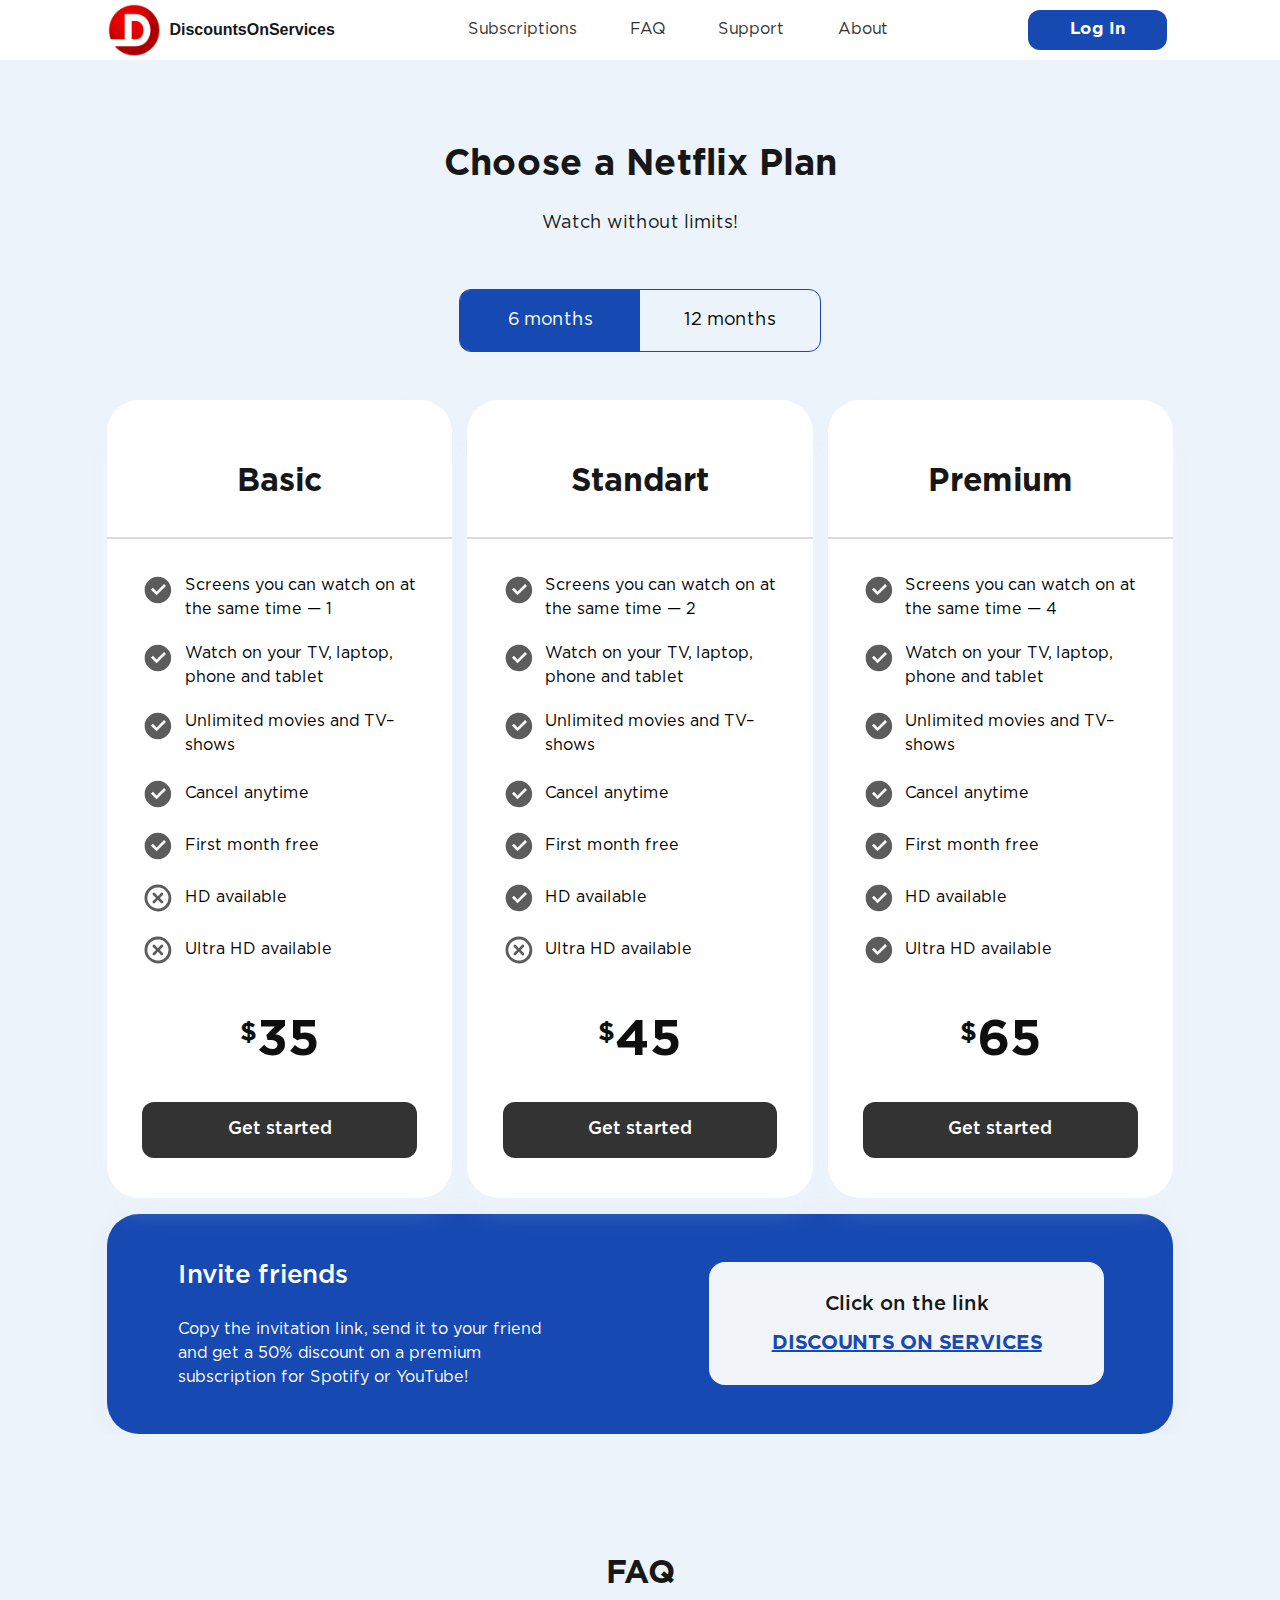
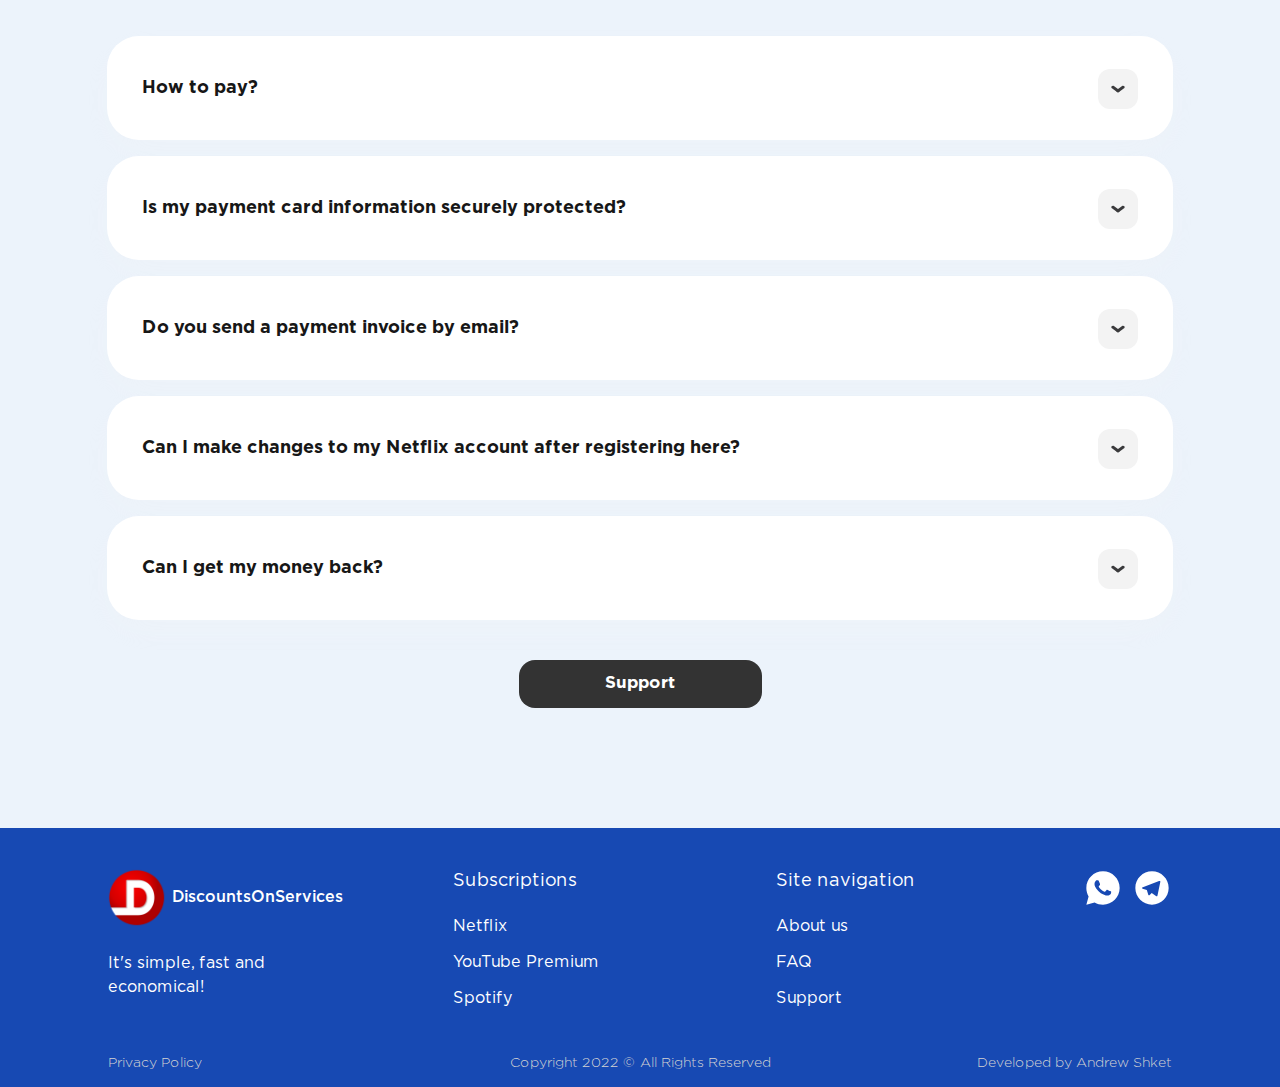
<file: html/netflix.html>
<!DOCTYPE HTML>
<html lang="en">
    <head>
        <meta charset="UTF-8">
        <!--Включение сглаживания шрифтов.-->
        <meta http-equiv="cleartype" content="on"/>
        <!--Отключение автоматического изменения масштаба страницы на мобильных устройствах.-->
        <meta name="HandheldFriendly" content="True"/>
        <!--Отключение автоматического обнаружения номеров телефона, адресов.-->
        <meta name="format-detection" content="telephone=no"/>
        <meta name="format-detection" content="address=no"/>
        <meta name="x-rim-auto-match" content="none" forua="true">
        <!--Запрет на автоматический перевод страницы.-->
        <meta name="google" value="notranslate">
        <!--Название вкладки.-->
        <title>Netflix subscription</title>
        <!--Шрифты.-->
        <link rel="preconnect" href="https://fonts.googleapis.com">
        <link rel="preconnect" href="https://fonts.gstatic.com" crossorigin>
        <link href="https://fonts.googleapis.com/css2?family=Manrope:wght@400;500;600;700;800&display=swap" rel="stylesheet">
        <!--CSS обнуление и CSS файл со стилями.-->
        <link rel="stylesheet" href="../css/resetcss.css" type="text/css">
        <link rel="stylesheet" href="../css/header-footer.css" type="text/css">
        <link rel="stylesheet" href="../css/netflix.css" type="text/css">
        <link rel="stylesheet" href="../css/log-in_popup.css" type="text/css">
        <link rel="stylesheet" href="../css/sing-up_popup.css" type="text/css">
        <!--Реальный viewport на мобильных устройствах.-->
        <meta name="viewport" content="width=device-width, initial-scale=1">
    </head>
    <body>
        <!--Контейнер, который задаёт максимальную ширину для всего содержимого странички.-->
       <div class="wrapper">
            <!--Header, в котором находится навигационная панель.-->
            <header class="navbar">
                <div class="container">
                    <div class="navbar__wrap">
                        <div class="hamb">
                            <div class="hamb__field" id="hamb">
                                <span class="bar"></span> <span class="bar"></span>
                                <span class="bar"></span>
                            </div>
                        </div>
                        <div class="navbar-logo">
                            <a href="../index.html" class="logo" id="logo"><img src="../pictures/universal-logo.png" alt="logo" title="DiscountsOnServices"></a>
                            <a href="../index.html">DiscountsOnServices</a>
                        </div>
                        <div class="menu" id="menu">
                            <input type="checkbox" id="drop">
                            <label for="drop"><a>Subscriptions</a></label>
                                <ul>
                                    <li><a href="netflix.html">Netflix</a></li>
                                    <li><a href="youtube.html">YouTube Premium</a></li>
                                    <li><a href="spotify.html">Spotify</a></li>
                                </ul>
                            <a href="FAQ.html">FAQ</a>
                            <a href="FAQ.html">Support</a>
                            <a href="about.html">About</a>
                        </div>
                        <div class="log_in_button">
                            <form class="log-in-btn">
                                <button>Log In</button>
                            </form>
                        </div>
                    </div>
                </div>
            </header>
            <!--Само содержимое бургер-меню.-->
            <div class="popup" id="popup">
                <!--Контейнер, в котором находится всё содержимое.-->
                <div class="popup-nav-container">
                    <!--Контейнер, в котором находятся блоки с информацией о сайте.-->
                    <div class="pnc-container-items">
                        <!--Часть бургер-меню, где расположены навиагционные ссылки по страницам сайта.-->
                        <div class="pncci-nav">
                            <a href="../index.html">
                                <svg class="icon-burger">
                                    <use xlink:href="../pictures/sprite-burger.svg#home"></use>
                                </svg>
                                Home
                            </a>
                            <a href="about.html">
                                <svg class="icon-burger">
                                    <use xlink:href="../pictures/sprite-burger.svg#about"></use>
                                </svg>
                                About
                            </a>
                            <a href="FAQ.html">
                                <svg class="icon-burger">
                                    <use xlink:href="../pictures/sprite-burger.svg#FAQ"></use>
                                </svg>
                                FAQ
                            </a>
                            <a href="FAQ.html">
                                <svg class="icon-burger">
                                    <use xlink:href="../pictures/sprite-burger.svg#support"></use>
                                </svg>
                                Support
                            </a>
                        </div>
                        <!--Часть бургер-меню, где расположены ссылки на сервисы.-->
                        <div class="pncci-subs">
                            <a href="netflix.html">Netflix</a>
                            <a href="youtube.html">YouTube Premium</a>
                            <a href="spotify.html">Spotify</a>
                        </div>
                        <!--Часть, где расположены кнопки "Login" и "Sing Up".-->
                        <div class="pncci-autorization">
                            <form class="log-in-btn">
                                <button>Log In</button>
                            </form>
                            <form class="sing-up-btn">
                                <button>Sing Up</button>
                            </form>
                        </div>
                    </div>
                </div>
            </div>
            <!--Блок, в котором расположен выборподписки на Netflix.-->
            <div class="netflix-subscription">
                <!--Заголовок страницы.-->
                <h1>Choose a Netflix Plan</h1>
                <!--"Девиз".-->
                <p>Watch without limits!</p>
                <!--Контейнер, в котором располагается блок с табами.-->
                <div class="tabs-switch">
                    <!--Непосредственно блок с табами.-->
                    <div class="tabs-container">
                        <!--Левый таб.-->
                        <div class="tab-switch-first">
                            <input type="radio" name="tab-btn" id="tab_btn_1" checked>
                            <label for="tab_btn_1">6 months </label>
                        </div>
                        <!--Правый таб.-->
                        <div class="tab-switch-second">
                            <input type="radio" name="tab-btn" id="tab_btn_2">
                            <label for="tab_btn_2">12 months </label>
                        </div>
                    </div>
                </div> 
                <!--Контейнер, который задает ширину для содержимого. Содержимое - 3 варианта подписки на Netflix.-->
                <div class="subscription-container">
                    <!--Блок, в котором располагается информация о базовом типе подписки.-->
                    <div class="basic-subscription">
                        <!--Название подписки "Basic".-->
                        <h2>Basic</h2>
                        <hr>
                        <div>
                            <svg class="available">
                                <use xlink:href="../pictures/sprite-notavailable-available.svg#available"></use>
                            </svg>
                            <p>Screens you can watch on at the same time &mdash; 1</p>
                        </div>
                        <div>
                            <svg class="available">
                                <use xlink:href="../pictures/sprite-notavailable-available.svg#available"></use>
                            </svg>
                            <p>Watch on your TV, laptop, phone and tablet</p>
                        </div>
                        <div>
                            <svg class="available">
                                <use xlink:href="../pictures/sprite-notavailable-available.svg#available"></use>
                            </svg>
                            <p>Unlimited movies and TV&ndash;shows</p>
                        </div>
                        <div>
                            <svg class="available">
                                <use xlink:href="../pictures/sprite-notavailable-available.svg#available"></use>
                            </svg>
                            <p>Cancel anytime</p>
                        </div>
                        <div>
                            <svg class="available">
                                <use xlink:href="../pictures/sprite-notavailable-available.svg#available"></use>
                            </svg>
                            <p>First month free</p>
                        </div>
                        <div>
                            <svg class="available">
                                <use xlink:href="../pictures/sprite-notavailable-available.svg#notavailable"></use>
                            </svg>
                            <p>HD available</p>
                        </div>
                        <div>
                            <svg class="available">
                                <use xlink:href="../pictures/sprite-notavailable-available.svg#notavailable"></use>
                            </svg>
                            <p>Ultra HD available</p>
                        </div>
                        <div class="price_6">
                            <div>
                                <p>$</p>
                                <p>35</p>
                            </div>
                        </div>
                        <div class="price_12">
                            <div>
                                <p>$</p>
                                <p>65</p>
                            </div>
                        </div>
                        <!--Кнопка "Get started".-->
                        <div>
                            <a href="error.html" target="_blank">Get started</a>
                        </div>
                    </div>
                    <!--Блок, в котором располагается информация о стандартном типе подписки.-->
                    <div class="standart-subscription">
                        <h2>Standart</h2>
                        <hr>
                        <div>
                            <svg class="available">
                                <use xlink:href="../pictures/sprite-notavailable-available.svg#available"></use>
                            </svg>
                            <p>Screens you can watch on at the same time &mdash; 2</p>
                        </div>
                        <div>
                            <svg class="available">
                                <use xlink:href="../pictures/sprite-notavailable-available.svg#available"></use>
                            </svg>
                            <p>Watch on your TV, laptop, phone and tablet</p>
                        </div>
                        <div>
                            <svg class="available">
                                <use xlink:href="../pictures/sprite-notavailable-available.svg#available"></use>
                            </svg>
                            <p>Unlimited movies and TV&ndash;shows</p>
                        </div>
                        <div>
                            <svg class="available">
                                <use xlink:href="../pictures/sprite-notavailable-available.svg#available"></use>
                            </svg>
                            <p>Cancel anytime</p>
                        </div>
                        <div>
                            <svg class="available">
                                <use xlink:href="../pictures/sprite-notavailable-available.svg#available"></use>
                            </svg>
                            <p>First month free</p>
                        </div>
                        <div>
                            <svg class="available">
                                <use xlink:href="../pictures/sprite-notavailable-available.svg#available"></use>
                            </svg>
                            <p>HD available</p>
                        </div>
                        <div>
                            <svg class="available">
                                <use xlink:href="../pictures/sprite-notavailable-available.svg#notavailable"></use>
                            </svg>
                            <p>Ultra HD available</p>
                        </div>
                        <div class="price_6">
                            <div>
                                <p>$</p>
                                <p>45</p>
                            </div>
                        </div>
                        <div class="price_12">
                            <div>
                                <p>$</p>
                                <p>85</p>
                            </div>
                        </div>
                        <!--Кнопка "Get started".-->
                        <div>
                            <a href="error.html" target="_blank">Get started</a>
                        </div>
                    </div>
                    <!--Блок, в котором располагается информация о премиальном типе подписки.-->
                    <div class="premium-subscription">
                        <h2>Premium</h2>
                        <hr>
                        <div>
                            <svg class="available">
                                <use xlink:href="../pictures/sprite-notavailable-available.svg#available"></use>
                            </svg>
                            <p>Screens you can watch on at the same time &mdash; 4</p>
                        </div>
                        <div>
                            <svg class="available">
                                <use xlink:href="../pictures/sprite-notavailable-available.svg#available"></use>
                            </svg>
                            <p>Watch on your TV, laptop, phone and tablet</p>
                        </div>
                        <div>
                            <svg class="available">
                                <use xlink:href="../pictures/sprite-notavailable-available.svg#available"></use>
                            </svg>
                            <p>Unlimited movies and TV&ndash;shows</p>
                        </div>
                        <div>
                            <svg class="available">
                                <use xlink:href="../pictures/sprite-notavailable-available.svg#available"></use>
                            </svg>
                            <p>Cancel anytime</p>
                        </div>
                        <div>
                            <svg class="available">
                                <use xlink:href="../pictures/sprite-notavailable-available.svg#available"></use>
                            </svg>
                            <p>First month free</p>
                        </div>
                        <div>
                            <svg class="available">
                                <use xlink:href="../pictures/sprite-notavailable-available.svg#available"></use>
                            </svg>
                            <p>HD available</p>
                        </div>
                        <div>
                            <svg class="available">
                                <use xlink:href="../pictures/sprite-notavailable-available.svg#available"></use>
                            </svg>
                            <p>Ultra HD available</p>
                        </div>
                        <div class="price_6">
                            <div>
                                <p>$</p>
                                <p>65</p>
                            </div>
                        </div>
                        <div class="price_12">
                            <div>
                                <p>$</p>
                                <p>120</p>
                            </div>
                        </div>
                        <!--Кнопка "Get started".-->
                        <div>
                            <a href="error.html" target="_blank">Get started</a>
                        </div>
                    </div>
                </div>  
            </div>
            <!--Контейнер, в котором находится блок сайта Invite friends.-->
            <div class="container_invite_friends">
                <div class="invite_friends">
                    <!--Левая часть блока Invite friends.-->
                    <div class="invite_friends_left">
                        <h1>Invite friends</h1>
                        <p>Copy the invitation link, send it to your friend and get a 50% discount on a premium subscription for Spotify or YouTube!</p>
                    </div>
                    <!--Правая часть блока Invite friends.-->
                    <div class="invite_friends_right">
                        <div class="invite_friends_right-item" id="copytext">
                            <p>Click on the link</p>
                            <a type="text" id="clickboardInput" title="the link to our website will be copied">Discounts On Services</a>
                        </div>
                    </div>
                </div>
            </div>
            <!--Блок, в котором расположены часто задаваемые вопросы.-->
            <div class="container-FAQ">
                <h1>FAQ</h1>
                <!--Контейнер, в котором находятся сами вопросы.-->
                <div class="FAQ-container">
                    <!--Контейнер, в котором находится вопрос.-->
                    <div class="FAQ-item">
                        <!--Заголовок вопроса.-->
                        <input class="FAQ-input" type="checkbox" id="FAQ_1">
                        <label class="FAQ-title" for="FAQ_1">How to pay?
                            <svg class="close-open-svg">
                                <use xlink:href="../pictures/sprite-open-close.svg#open"></use>
                            </svg>
                            <svg class="close-open-svg">
                                <use xlink:href="../pictures/sprite-open-close.svg#close"></use>
                            </svg>
                        </label>
                        <!--Ответ на вопрос.-->
                        <div class="FAQ-text">
                            <p>Payment can be made via PayPal or bank card.</p>
                        </div>
                    </div>
                    <div class="FAQ-item">
                        <!--Заголовок вопроса.-->
                        <input class="FAQ-input" type="checkbox" id="FAQ_2">
                        <label class="FAQ-title" for="FAQ_2">Is my payment card information securely protected?
                            <svg class="close-open-svg">
                                <use xlink:href="../pictures/sprite-open-close.svg#open"></use>
                            </svg>
                            <svg class="close-open-svg">
                                <use xlink:href="../pictures/sprite-open-close.svg#close"></use>
                            </svg>
                        </label>
                        <!--Ответ на вопрос.-->
                        <div class="FAQ-text">
                            <p>Your card information is processed and stored (if you have given permission to do so) in large and secure payment systems. We do not store information about your bank account. All payments are made through major payment systems which provide a high level of protection.</p>
                        </div>
                    </div>
                    <div class="FAQ-item">
                        <!--Заголовок вопроса.-->
                        <input class="FAQ-input" type="checkbox" id="FAQ_3">
                        <label class="FAQ-title" for="FAQ_3">Do you send a payment invoice by email?
                            <svg class="close-open-svg">
                                <use xlink:href="../pictures/sprite-open-close.svg#open"></use>
                            </svg>
                            <svg class="close-open-svg">
                                <use xlink:href="../pictures/sprite-open-close.svg#close"></use>
                            </svg>
                        </label>
                        <!--Ответ на вопрос.-->
                        <div class="FAQ-text">
                            <p>Yes. The invoice will be sent to your email automatically after payment.</p>
                        </div>
                    </div>
                    <div class="FAQ-item">
                        <!--Заголовок вопроса.-->
                        <input class="FAQ-input" type="checkbox" id="FAQ_4">
                        <label class="FAQ-title" for="FAQ_4">Can I make changes to my Netflix account after registering here?
                            <svg class="close-open-svg">
                                <use xlink:href="../pictures/sprite-open-close.svg#open"></use>
                            </svg>
                            <svg class="close-open-svg">
                                <use xlink:href="../pictures/sprite-open-close.svg#close"></use>
                            </svg>
                        </label>
                        <!--Ответ на вопрос.-->
                        <div class="FAQ-text">
                            <p>Yes, you can always change email, passwords and other information associated with your account.</p>
                        </div>
                    </div>
                    <div class="FAQ-item">
                        <!--Заголовок вопроса.-->
                        <input class="FAQ-input" type="checkbox" id="FAQ_6">
                        <label class="FAQ-title" for="FAQ_6">Can I get my money back?
                            <svg class="close-open-svg">
                                <use xlink:href="../pictures/sprite-open-close.svg#open"></use>
                            </svg>
                            <svg class="close-open-svg">
                                <use xlink:href="../pictures/sprite-open-close.svg#close"></use>
                            </svg>
                        </label>
                        <!--Ответ на вопрос.-->
                        <div class="FAQ-text">
                            <p>Subscription can be canceled at any time. We pay for your subscription every month, so you can conveniently get a refund for unused months.<br> For example: you used a Netflix subscription for 8 months, but paid for 12. You will be refunded the amount for 4 months.</p>
                        </div>
                    </div>
                </div>
                <!--Кнопка Support.-->
                <form action="FAQ.html">
                    <button>Support</button>
                </form>
                <!--Пустой контейнер, чтобы задать отступ от кнопки до футера.-->
                <div class="FAQ-none-end"></div>
            </div>
            <!--Контейнер, в котором находится footer.-->
            <footer>
                <hr>
                <div class="footer-brand">
                    <a href="../index.html"><img src="../pictures/universal-logo.png" alt="logo"></a>
                    <a href="../index.html">DiscountsOnServices</a>
                    <p>It's simple, fast and<br> economical!</p>
                </div>
                <div class="footer-navigation">
                    <p>Subscriptions</p>
                    <a href="netflix.html">Netflix</a>
                    <a href="youtube.html">YouTube Premium</a>
                    <a href="spotify.html">Spotify</a>
                    <p>Site navigation</p>
                    <a href="about.html">About us</a>
                    <a href="FAQ.html">FAQ</a>
                    <a href="FAQ.html">Support</a> 
                 </div>
                 <div class="footer-messagers_1">
                    <a href="error.html" target="_blank">
                        <svg class="messengers-svg">
                            <use xlink:href="../pictures/sprite-messengers-svg.svg#telegram-footer"></use>
                        </svg>
                    </a>
                </div>
                <div class="footer-messagers_2">
                    <a href="error.html" target="_blank">
                        <svg class="messengers-svg">
                            <use xlink:href="../pictures/sprite-messengers-svg.svg#whatsapp-footer"></use>
                        </svg>
                    </a>
                </div>
                <div class="footer-info">
                    <a href="error.html" target="_blank">Privacy Policy</a>
                    <p>Copyright 2022 &copy; All Rights Reserved</p>
                    <p>Developed by Andrew Shket</p> 
                 </div>    
            </footer>
            <!--Popup "Log In"-->
            <div class="log_in_background">
                <div class="log_in_wrapper">
                    <svg class="close-popup">
                        <use xlink:href="../pictures/sprite-login.svg#closee"></use>
                    </svg>
                    <!--Заголовок popup'а-->
                    <div class="title-log_in">
                        <p>Log In</p>
                        <p>New user? <span><a class="sing-up-btn">Create an account</a></span></p>
                    </div>
                    <!--Контейнер, в котором расположна "форма" для регистрации.-->
                    <div class="form-log_in">
                        <form method=get action='#'>
                            <label for="Email">Email Address</label><br>
                            <input type="text" name="Email" placeholder="Enter your e&ndash;mail" autocomplete="off"><br><br><br>
                            <label for="password">Password</label><br>
                            <input type="text" name="password" placeholder="*********" autocomplete="off"><br>
                            <div>
                                <span class="forgot_password"><a href="error.html">Forgot password?</a></span>
                                <button type="submit" id="log-in-btn">Log In</button>
                            </div>
                        </form>
                    </div>
                    <!--Разделитель контента.-->
                    <div class="delimiter-log_in">
                        <hr>
                        <p>Or sign in with</p>
                        <hr>
                    </div>
                    <!--Контейнер, в котором расположены кнопки входа при помощи соц. сетей.-->
                    <div class="entering_with_socmed">
                        <form action="https://www.google.ru" target="_blank">
                            <button>
                                <svg class="google">
                                    <use xlink:href="../pictures/sprite-login.svg#google"></use>
                                </svg>
                            </button>
                        </form>
                        <form action="https://www.facebook.com" target="_blank">
                            <button>
                                <svg class="facebook">
                                    <use xlink:href="../pictures/sprite-login.svg#facebook"></use>
                                </svg>
                            </button>
                        </form>
                        <form action="https://www.apple.com" target="_blank">
                            <button>
                                <svg class="apple">
                                    <use xlink:href="../pictures/sprite-login.svg#apple"></use>
                                </svg>
                            </button>
                        </form>
                    </div>
                    <!--Контейнер с информацией.-->
                    <div class="info-log_in">
                        <p>Protected by reCAPTCHA and subject to the <span><a href="../html/error.html">Google Privacy Policy</a></span> and <span><a href="../html/error.html">Terms of Service.</a></span></p>   
                    </div>
                </div>
            </div>
            <!--Popup "Sing Up"-->
            <div class="sing_up_background">
                <div class="sing_up_wrapper">
                    <svg class="close-popup_sing_up">
                        <use xlink:href="../pictures/sprite-login.svg#closee"></use>
                    </svg>
                    <!--Заголовок popup'а-->
                    <div class="title-sing_up">
                        <h1>Create an account</h1>
                        <p>Already have an account? <span><a class="sign_in_in_sing_up">Sign In</a></span></p>
                    </div>
                    <!---->
                    <div class="form-sing_up">
                        <form method=get action='#'>
                            <label for="Email">User name</label><br>
                            <input type="text" name="Email" placeholder="Enter your name" autocomplete="off"><br><br><br>
                            <label for="Email">Email Address</label><br>
                            <input type="text" name="Email" placeholder="Enter your e&ndash;mail" autocomplete="off"><br><br><br>
                            <label for="password">Password</label><br>
                            <input type="text" name="password" placeholder="*********" autocomplete="off"><br>
                            <div>
                                <label for="agree">By creating an account you agree to our <span> <a href="error.html">Policy and Terms of Service.</a></span></label>
                                <input name="agree" type="checkbox" checked>
                            </div>
                            <div>
                                <button type="submit" id="sing-up-btn">Sing Up</button>
                            </div>
                        </form>
                    </div>
                    <!--Разделитель контента.-->
                    <div class="delimiter-sing_up">
                        <hr>
                        <p>Or sign in with</p>
                        <hr>
                    </div>
                    <!--Контейнер, в котором расположены кнопки входа при помощи соц. сетей.-->
                    <div class="entering_with_socmed-sing_up">
                        <form action="https://www.google.ru" target="_blank">
                            <button>
                                <svg class="google">
                                    <use xlink:href="../pictures/sprite-login.svg#google"></use>
                                </svg>
                            </button>
                        </form>
                        <form action="https://www.facebook.com" target="_blank">
                            <button>
                                <svg class="facebook">
                                    <use xlink:href="../pictures/sprite-login.svg#facebook"></use>
                                </svg>
                            </button>
                        </form>
                        <form action="https://www.apple.com" target="_blank">
                            <button>
                                <svg class="apple">
                                    <use xlink:href="../pictures/sprite-login.svg#apple"></use>
                                </svg>
                            </button>
                        </form>
                    </div>
                </div>
            </div>
       </div>
    <!--Скрипт, который копирует ссылку в блоке "Invite Friends".-->
    <script type='text/javascript' src='../javascript/invitefriends.js'></script>
    <!--Скрипт, который меняет цены в зависимости от выбранного месяца.-->
    <script type='text/javascript' src='../javascript/netflix.js'></script>
    <!--Скрипт, в котором бургер-меню.-->
    <script type='text/javascript' src='../javascript/burger-menu.js'></script>
    <!--Скрипт popup'а с регистрацией.-->
    <script src="../javascript/popup-registration.js"></script>
    </body>
</html>
</file>
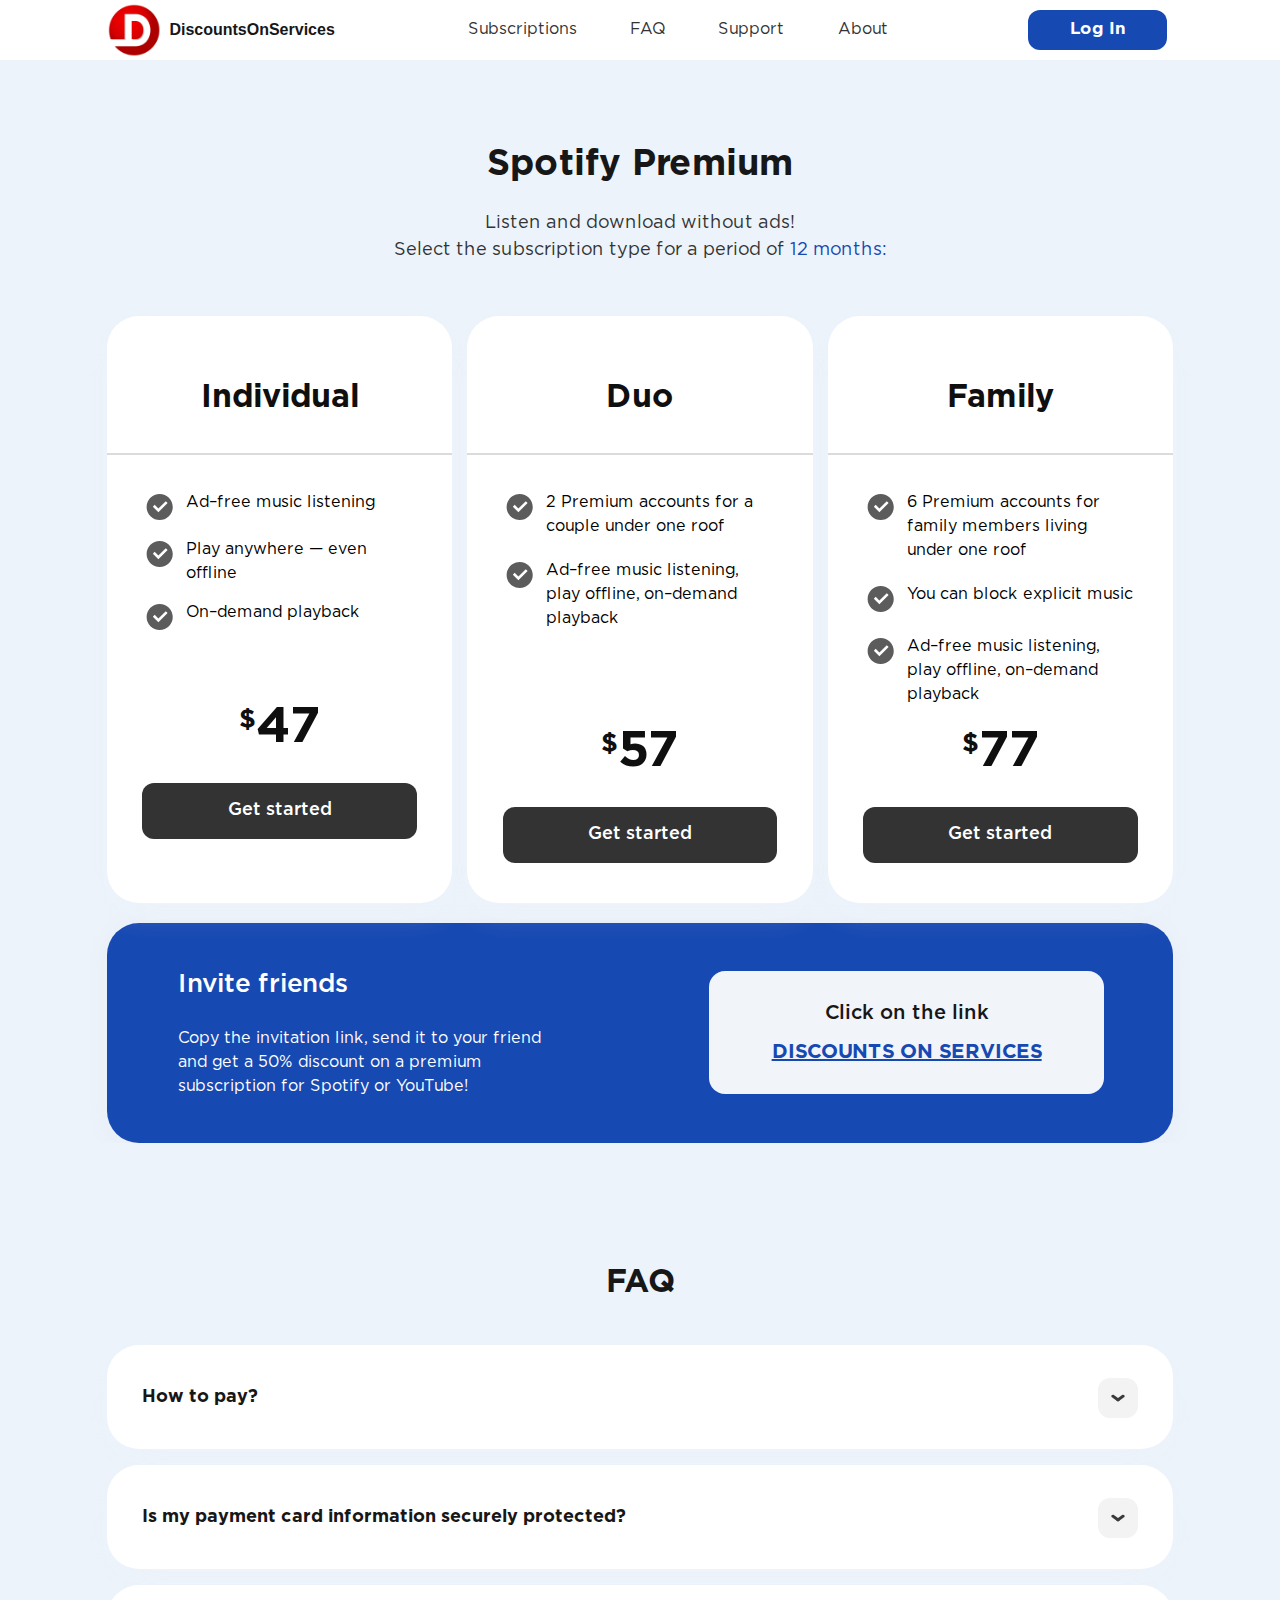
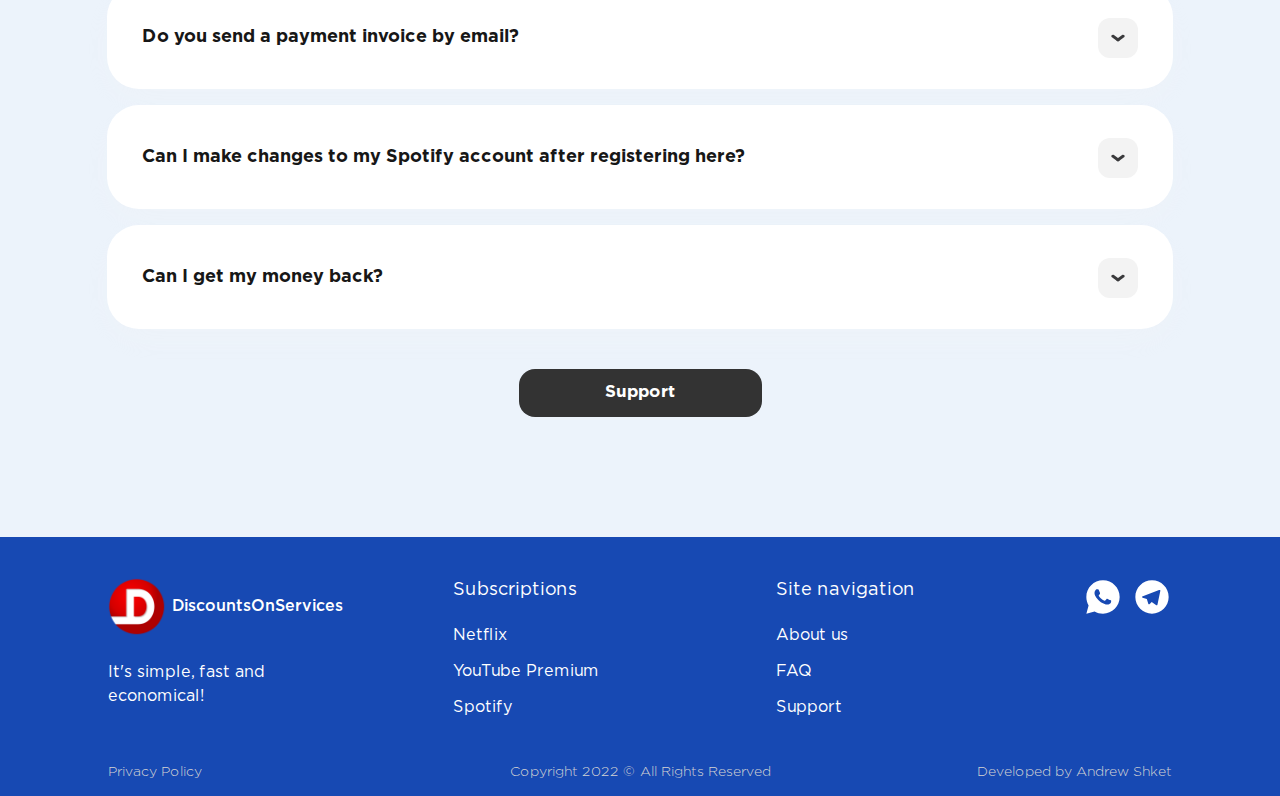
<file: html/spotify.html>
<!DOCTYPE HTML>
<html lang="en">
    <head>
        <meta charset="UTF-8">
        <!--Включение сглаживания шрифтов.-->
        <meta http-equiv="cleartype" content="on"/>
        <!--Отключение автоматического изменения масштаба страницы на мобильных устройствах.-->
        <meta name="HandheldFriendly" content="True"/>
        <!--Отключение автоматического обнаружения номеров телефона, адресов.-->
        <meta name="format-detection" content="telephone=no"/>
        <meta name="format-detection" content="address=no"/>
        <meta name="x-rim-auto-match" content="none" forua="true">
        <!--Запрет на автоматический перевод страницы.-->
        <meta name="google" value="notranslate">
        <!--Название вкладки.-->
        <title>Spotify Premium subscription</title>
        <!--Шрифты.-->
        <link rel="preconnect" href="https://fonts.googleapis.com">
        <link rel="preconnect" href="https://fonts.gstatic.com" crossorigin>
        <link href="https://fonts.googleapis.com/css2?family=Manrope:wght@400;500;600;700;800&display=swap" rel="stylesheet">
        <!--CSS обнуление и CSS файл со стилями.-->
        <link rel="stylesheet" href="../css/resetcss.css" type="text/css">
        <link rel="stylesheet" href="../css/header-footer.css" type="text/css">
        <link rel="stylesheet" href="../css/spotify.css" type="text/css">
        <link rel="stylesheet" href="../css/log-in_popup.css" type="text/css">
        <link rel="stylesheet" href="../css/sing-up_popup.css" type="text/css">
        <!--Реальный viewport на мобильных устройствах.-->
        <meta name="viewport" content="width=device-width, initial-scale=1">
    </head>
    <body>
        <!--Контейнер, который задаёт максимальную ширину для всего содержимого странички.-->
        <div class="wrapper">
            <!--Header, в котором находится навигационная панель.-->
            <header class="navbar">
                <div class="container">
                    <div class="navbar__wrap">
                        <div class="hamb">
                            <div class="hamb__field" id="hamb">
                                <span class="bar"></span> <span class="bar"></span>
                                <span class="bar"></span>
                            </div>
                        </div>
                        <div class="navbar-logo">
                            <a href="../discountsonservices.html" class="logo" id="logo"><img src="../pictures/universal-logo.png" alt="logo" title="DiscountsOnServices"></a>
                            <a href="../discountsonservices.html">DiscountsOnServices</a>
                        </div>
                        <div class="menu" id="menu">
                            <input type="checkbox" id="drop">
                            <label for="drop"><a>Subscriptions</a></label>
                                <ul>
                                    <li><a href="netflix.html">Netflix</a></li>
                                    <li><a href="youtube.html">YouTube Premium</a></li>
                                    <li><a href="spotify.html">Spotify</a></li>
                                </ul>
                            <a href="FAQ.html">FAQ</a>
                            <a href="FAQ.html">Support</a>
                            <a href="about.html">About</a>
                        </div>
                        <div class="log_in_button">
                            <form class="log-in-btn">
                                <button>Log In</button>
                            </form>
                        </div>
                    </div>
                </div>
            </header>
            <!--Само содержимое бургер-меню.-->
            <div class="popup" id="popup">
                <!--Контейнер, в котором находится всё содержимое.-->
                <div class="popup-nav-container">
                    <!--Контейнер, в котором находятся блоки с информацией о сайте.-->
                    <div class="pnc-container-items">
                        <!--Часть бургер-меню, где расположены навиагционные ссылки по страницам сайта.-->
                        <div class="pncci-nav">
                            <a href="../discountsonservices.html">
                                <svg class="icon-burger">
                                    <use xlink:href="../pictures/sprite-burger.svg#home"></use>
                                </svg>
                                Home
                            </a>
                            <a href="about.html">
                                <svg class="icon-burger">
                                    <use xlink:href="../pictures/sprite-burger.svg#about"></use>
                                </svg>
                                About
                            </a>
                            <a href="FAQ.html">
                                <svg class="icon-burger">
                                    <use xlink:href="../pictures/sprite-burger.svg#FAQ"></use>
                                </svg>
                                FAQ
                            </a>
                            <a href="FAQ.html">
                                <svg class="icon-burger">
                                    <use xlink:href="../pictures/sprite-burger.svg#support"></use>
                                </svg>
                                Support
                            </a>
                        </div>
                        <!--Часть бургер-меню, где расположены ссылки на сервисы.-->
                        <div class="pncci-subs">
                            <a href="netflix.html">Netflix</a>
                            <a href="youtube.html">YouTube Premium</a>
                            <a href="spotify.html">Spotify</a>
                        </div>
                        <!--Часть, где расположены кнопки "Login" и "Sing Up".-->
                        <div class="pncci-autorization">
                            <form class="log-in-btn">
                                <button>Log In</button>
                            </form>
                            <form class="sing-up-btn">
                                <button>Sing Up</button>
                            </form>
                        </div>
                    </div>
                </div>
            </div>
            <!--Контейнер, в котором расположен выбор подписки на YouTube.-->
            <div class="spotify-container">
                <!---->
                <div class="title">
                    <h1>Spotify Premium</h1>
                    <p>Listen and download without ads!<br>
                        Select the subscription type for a<br> period of <span>12 months:</span></p>
                </div>
                <!--Контейнер, в котором располагаются варианты подписки.-->
                <div class="subscriptions-container">
                    <div class="spotify-individual">
                        <h2>Individual</h2>
                        <hr>
                        <div>
                            <svg class="available">
                                <use xlink:href="../pictures/sprite-notavailable-available.svg#available"></use>
                            </svg>
                            <p>Ad&ndash;free music listening</p>
                        </div>
                        <div>
                            <svg class="available">
                                <use xlink:href="../pictures/sprite-notavailable-available.svg#available"></use>
                            </svg>
                            <p>Play anywhere &mdash; even offline</p>
                        </div>
                        <div>
                            <svg class="available">
                                <use xlink:href="../pictures/sprite-notavailable-available.svg#available"></use>
                            </svg>
                            <p>On&ndash;demand playback</p>
                        </div>
                        <div>
                            <p>$</p>
                            <p>47</p>
                        </div>
                        <!--Кнопка "Get started".-->
                        <div>
                            <a href="error.html" target="_blank">Get started</a>
                        </div>
                    </div>
                    <div class="spotify-duo">
                        <h2>Duo</h2>
                        <hr>
                        <div>
                            <svg class="available">
                                <use xlink:href="../pictures/sprite-notavailable-available.svg#available"></use>
                            </svg>
                            <p>2 Premium accounts for a couple under one roof</p>
                        </div>
                        <div>
                            <svg class="available">
                                <use xlink:href="../pictures/sprite-notavailable-available.svg#available"></use>
                            </svg>
                            <p>Ad&ndash;free music listening, play offline, on&ndash;demand playback</p>
                        </div>
                        <div>
                            <p>$</p>
                            <p>57</p>
                        </div>
                        <!--Кнопка "Get started".-->
                        <div>
                            <a href="error.html" target="_blank">Get started</a>
                        </div>
                    </div>
                    <div class="spotify-family">
                        <h2>Family</h2>
                        <hr>
                        <div>
                            <svg class="available">
                                <use xlink:href="../pictures/sprite-notavailable-available.svg#available"></use>
                            </svg>
                            <p>6 Premium accounts for family members living under one roof</p>
                        </div>
                        <div>
                            <svg class="available">
                                <use xlink:href="../pictures/sprite-notavailable-available.svg#available"></use>
                            </svg>
                            <p>You can block explicit music</p>
                        </div>
                        <div>
                            <svg class="available">
                                <use xlink:href="../pictures/sprite-notavailable-available.svg#available"></use>
                            </svg>
                            <p>Ad&ndash;free music listening, play offline, on&ndash;demand playback</p>
                        </div>
                        <div>
                            <p>$</p>
                            <p>77</p>
                        </div>
                        <!--Кнопка "Get started".-->
                        <div>
                            <a href="error.html" target="_blank">Get started</a>
                        </div>
                    </div>
                </div>
            </div>
            <!--Контейнер, в котором находится блок сайта Invite friends.-->
            <div class="container_invite_friends">
                <div class="invite_friends">
                    <!--Левая часть блока Invite friends.-->
                    <div class="invite_friends_left">
                        <h1>Invite friends</h1>
                        <p>Copy the invitation link, send it to your friend and get a 50% discount on a premium subscription for Spotify or YouTube!</p>
                    </div>
                    <!--Правая часть блока Invite friends.-->
                    <div class="invite_friends_right">
                        <div class="invite_friends_right-item" id="copytext">
                            <p>Click on the link</p>
                            <a type="text" id="clickboardInput" title="the link to our website will be copied">Discounts On Services</a>
                        </div>
                    </div>
                </div>
            </div>
            <!--Блок, в котором расположены часто задаваемые вопросы.-->
            <div class="container-FAQ">
                <h1>FAQ</h1>
                <!--Контейнер, в котором находятся сами вопросы.-->
                <div class="FAQ-container">
                    <!--Контейнер, в котором находится вопрос.-->
                    <div class="FAQ-item">
                        <!--Заголовок вопроса.-->
                        <input class="FAQ-input" type="checkbox" id="FAQ_1">
                        <label class="FAQ-title" for="FAQ_1">How to pay?
                            <svg class="close-open-svg">
                                <use xlink:href="../pictures/sprite-open-close.svg#open"></use>
                            </svg>
                            <svg class="close-open-svg">
                                <use xlink:href="../pictures/sprite-open-close.svg#close"></use>
                            </svg>
                        </label>
                        <!--Ответ на вопрос.-->
                        <div class="FAQ-text">
                            <p>Payment can be made via PayPal or bank card.</p>
                        </div>
                    </div>
                    <div class="FAQ-item">
                        <!--Заголовок вопроса.-->
                        <input class="FAQ-input" type="checkbox" id="FAQ_2">
                        <label class="FAQ-title" for="FAQ_2">Is my payment card information securely protected?
                            <svg class="close-open-svg">
                                <use xlink:href="../pictures/sprite-open-close.svg#open"></use>
                            </svg>
                            <svg class="close-open-svg">
                                <use xlink:href="../pictures/sprite-open-close.svg#close"></use>
                            </svg>
                        </label>
                        <!--Ответ на вопрос.-->
                        <div class="FAQ-text">
                            <p>Your card information is processed and stored (if you have given permission to do so) in large and secure payment systems. We do not store information about your bank account. All payments are made through major payment systems which provide a high level of protection.</p>
                        </div>
                    </div>
                    <div class="FAQ-item">
                        <!--Заголовок вопроса.-->
                        <input class="FAQ-input" type="checkbox" id="FAQ_3">
                        <label class="FAQ-title" for="FAQ_3">Do you send a payment invoice by email?
                            <svg class="close-open-svg">
                                <use xlink:href="../pictures/sprite-open-close.svg#open"></use>
                            </svg>
                            <svg class="close-open-svg">
                                <use xlink:href="../pictures/sprite-open-close.svg#close"></use>
                            </svg>
                        </label>
                        <!--Ответ на вопрос.-->
                        <div class="FAQ-text">
                            <p>Yes. The invoice will be sent to your email automatically after payment.</p>
                        </div>
                    </div>
                    <div class="FAQ-item">
                        <!--Заголовок вопроса.-->
                        <input class="FAQ-input" type="checkbox" id="FAQ_4">
                        <label class="FAQ-title" for="FAQ_4">Can I make changes to my Spotify account after registering here?
                            <svg class="close-open-svg">
                                <use xlink:href="../pictures/sprite-open-close.svg#open"></use>
                            </svg>
                            <svg class="close-open-svg">
                                <use xlink:href="../pictures/sprite-open-close.svg#close"></use>
                            </svg>
                        </label>
                        <!--Ответ на вопрос.-->
                        <div class="FAQ-text">
                            <p>Yes, you can always change email, passwords and other information associated with your account.</p>
                        </div>
                    </div>
                    <div class="FAQ-item">
                        <!--Заголовок вопроса.-->
                        <input class="FAQ-input" type="checkbox" id="FAQ_6">
                        <label class="FAQ-title" for="FAQ_6">Can I get my money back?
                            <svg class="close-open-svg">
                                <use xlink:href="../pictures/sprite-open-close.svg#open"></use>
                            </svg>
                            <svg class="close-open-svg">
                                <use xlink:href="../pictures/sprite-open-close.svg#close"></use>
                            </svg>
                        </label>
                        <!--Ответ на вопрос.-->
                        <div class="FAQ-text">
                            <p>Subscription can be canceled at any time. We pay for your subscription every month, so you can conveniently get a refund for unused months.<br> For example: you used a Spotify Premium subscription for 8 months, but paid for 12. You will be refunded the amount for 4 months.</p>
                        </div>
                    </div>
                </div>
                <!--Кнопка Support.-->
                <form action="FAQ.html">
                    <button>Support</button>
                </form>
                <!--Пустой контейнер, чтобы задать отступ от кнопки до футера.-->
                <div class="FAQ-none-end"></div>
            </div>
            <!--Контейнер, в котором находится footer.-->
            <footer>
                <hr>
                <div class="footer-brand">
                    <a href="../discountsonservices.html"><img src="../pictures/universal-logo.png" alt="logo"></a>
                    <a href="../discountsonservices.html">DiscountsOnServices</a>
                    <p>It's simple, fast and<br> economical!</p>
                </div>
                <div class="footer-navigation">
                    <p>Subscriptions</p>
                    <a href="netflix.html">Netflix</a>
                    <a href="youtube.html">YouTube Premium</a>
                    <a href="spotify.html">Spotify</a>
                    <p>Site navigation</p>
                    <a href="about.html">About us</a>
                    <a href="FAQ.html">FAQ</a>
                    <a href="FAQ.html">Support</a> 
                 </div>
                 <div class="footer-messagers_1">
                    <a href="error.html" target="_blank">
                        <svg class="messengers-svg">
                            <use xlink:href="../pictures/sprite-messengers-svg.svg#telegram-footer"></use>
                        </svg>
                    </a>
                </div>
                <div class="footer-messagers_2">
                    <a href="error.html" target="_blank">
                        <svg class="messengers-svg">
                            <use xlink:href="../pictures/sprite-messengers-svg.svg#whatsapp-footer"></use>
                        </svg>
                    </a>
                </div>
                <div class="footer-info">
                    <a href="error.html" target="_blank">Privacy Policy</a>
                    <p>Copyright 2022 &copy; All Rights Reserved</p>
                    <p>Developed by Andrew Shket</p> 
                 </div>    
            </footer>
            <!--Popup "Log In"-->
            <div class="log_in_background">
                <div class="log_in_wrapper">
                    <svg class="close-popup">
                        <use xlink:href="../pictures/sprite-login.svg#closee"></use>
                    </svg>
                    <!--Заголовок popup'а-->
                    <div class="title-log_in">
                        <p>Log In</p>
                        <p>New user? <span><a class="sing-up-btn">Create an account</a></span></p>
                    </div>
                    <!--Контейнер, в котором расположна "форма" для регистрации.-->
                    <div class="form-log_in">
                        <form method=get action='#'>
                            <label for="Email">Email Address</label><br>
                            <input type="text" name="Email" placeholder="Enter your e&ndash;mail" autocomplete="off"><br><br><br>
                            <label for="password">Password</label><br>
                            <input type="text" name="password" placeholder="*********" autocomplete="off"><br>
                            <div>
                                <span class="forgot_password"><a href="error.html">Forgot password?</a></span>
                                <button type="submit" id="log-in-btn">Log In</button>
                            </div>
                        </form>
                    </div>
                    <!--Разделитель контента.-->
                    <div class="delimiter-log_in">
                        <hr>
                        <p>Or sign in with</p>
                        <hr>
                    </div>
                    <!--Контейнер, в котором расположены кнопки входа при помощи соц. сетей.-->
                    <div class="entering_with_socmed">
                        <form action="https://www.google.ru" target="_blank">
                            <button>
                                <svg class="google">
                                    <use xlink:href="../pictures/sprite-login.svg#google"></use>
                                </svg>
                            </button>
                        </form>
                        <form action="https://www.facebook.com" target="_blank">
                            <button>
                                <svg class="facebook">
                                    <use xlink:href="../pictures/sprite-login.svg#facebook"></use>
                                </svg>
                            </button>
                        </form>
                        <form action="https://www.apple.com" target="_blank">
                            <button>
                                <svg class="apple">
                                    <use xlink:href="../pictures/sprite-login.svg#apple"></use>
                                </svg>
                            </button>
                        </form>
                    </div>
                    <!--Контейнер с информацией.-->
                    <div class="info-log_in">
                        <p>Protected by reCAPTCHA and subject to the <span><a href="../html/error.html">Google Privacy Policy</a></span> and <span><a href="../html/error.html">Terms of Service.</a></span></p>   
                    </div>
                </div>
            </div>
            <!--Popup "Sing Up"-->
            <div class="sing_up_background">
                <div class="sing_up_wrapper">
                    <svg class="close-popup_sing_up">
                        <use xlink:href="../pictures/sprite-login.svg#closee"></use>
                    </svg>
                    <!--Заголовок popup'а-->
                    <div class="title-sing_up">
                        <h1>Create an account</h1>
                        <p>Already have an account? <span><a class="sign_in_in_sing_up">Sign In</a></span></p>
                    </div>
                    <!---->
                    <div class="form-sing_up">
                        <form method=get action='#'>
                            <label for="Email">User name</label><br>
                            <input type="text" name="Email" placeholder="Enter your name" autocomplete="off"><br><br><br>
                            <label for="Email">Email Address</label><br>
                            <input type="text" name="Email" placeholder="Enter your e&ndash;mail" autocomplete="off"><br><br><br>
                            <label for="password">Password</label><br>
                            <input type="text" name="password" placeholder="*********" autocomplete="off"><br>
                            <div>
                                <label for="agree">By creating an account you agree to our <span> <a href="error.html">Policy and Terms of Service.</a></span></label>
                                <input name="agree" type="checkbox" checked>
                            </div>
                            <div>
                                <button type="submit" id="sing-up-btn">Sing Up</button>
                            </div>
                        </form>
                    </div>
                    <!--Разделитель контента.-->
                    <div class="delimiter-sing_up">
                        <hr>
                        <p>Or sign in with</p>
                        <hr>
                    </div>
                    <!--Контейнер, в котором расположены кнопки входа при помощи соц. сетей.-->
                    <div class="entering_with_socmed-sing_up">
                        <form action="https://www.google.ru" target="_blank">
                            <button>
                                <svg class="google">
                                    <use xlink:href="../pictures/sprite-login.svg#google"></use>
                                </svg>
                            </button>
                        </form>
                        <form action="https://www.facebook.com" target="_blank">
                            <button>
                                <svg class="facebook">
                                    <use xlink:href="../pictures/sprite-login.svg#facebook"></use>
                                </svg>
                            </button>
                        </form>
                        <form action="https://www.apple.com" target="_blank">
                            <button>
                                <svg class="apple">
                                    <use xlink:href="../pictures/sprite-login.svg#apple"></use>
                                </svg>
                            </button>
                        </form>
                    </div>
                </div>
            </div>
        </div>  
    <!--Скрипт, который копирует ссылку в блоке "Invite Friends".-->
    <script type='text/javascript' src='../javascript/invitefriends.js'></script>
    <!--Скрипт, в котором бургер-меню.-->
    <script type='text/javascript' src='../javascript/burger-menu.js'></script>
    <!--Скрипт popup'а с регистрацией.-->
    <script src="../javascript/popup-registration.js"></script>
    </body>
</html>
</file>
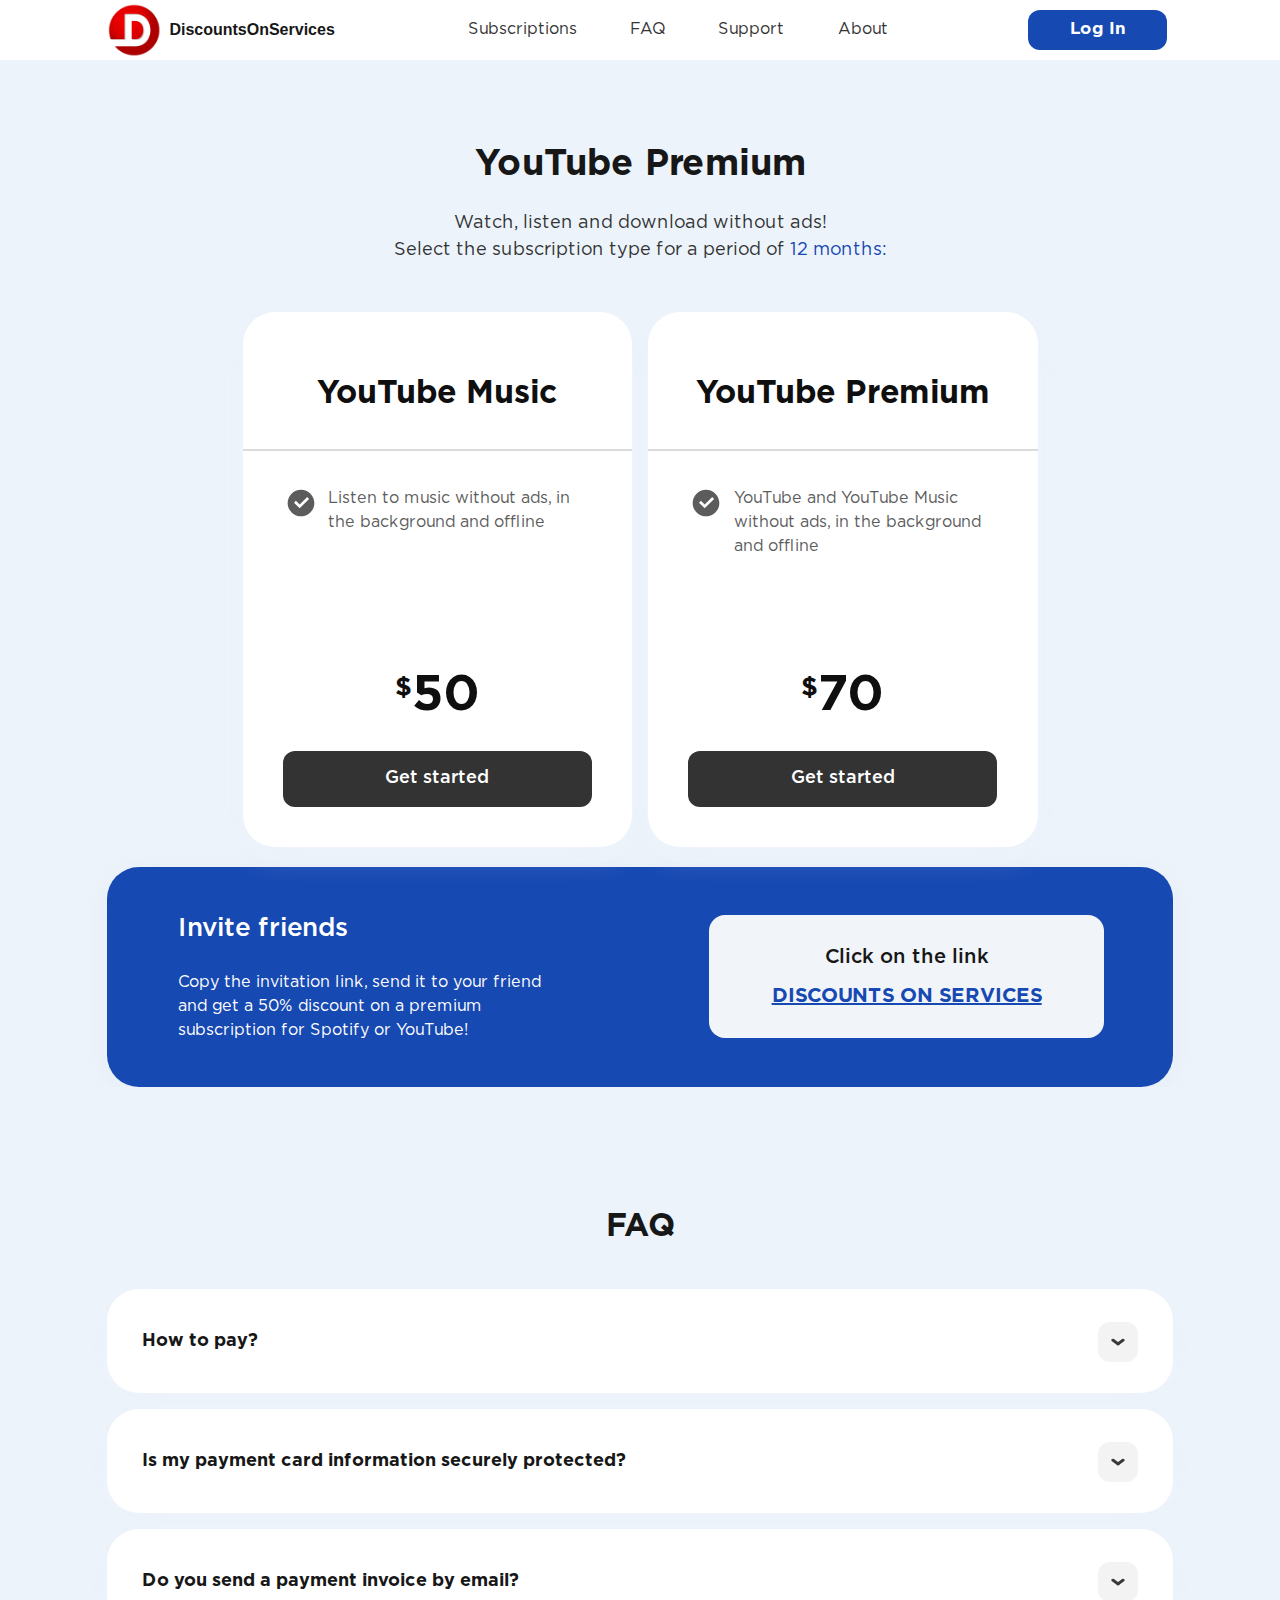
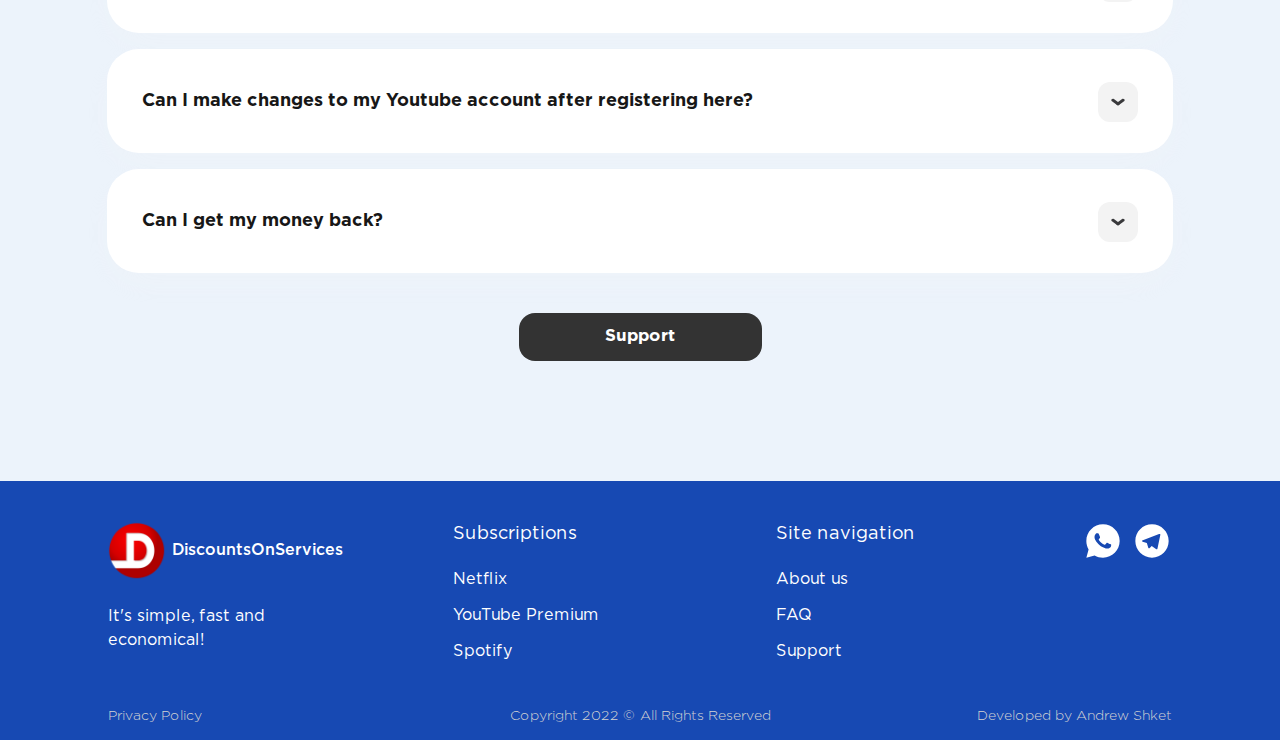
<file: html/youtube.html>
<!DOCTYPE HTML>
<html lang="en">
    <head>
        <meta charset="UTF-8">
        <!--Включение сглаживания шрифтов.-->
        <meta http-equiv="cleartype" content="on"/>
        <!--Отключение автоматического изменения масштаба страницы на мобильных устройствах.-->
        <meta name="HandheldFriendly" content="True"/>
        <!--Отключение автоматического обнаружения номеров телефона, адресов.-->
        <meta name="format-detection" content="telephone=no"/>
        <meta name="format-detection" content="address=no"/>
        <meta name="x-rim-auto-match" content="none" forua="true">
        <!--Запрет на автоматический перевод страницы.-->
        <meta name="google" value="notranslate">
        <!--Название вкладки.-->
        <title>YouTube Premium subscription</title>
        <!--Шрифты.-->
        <link rel="preconnect" href="https://fonts.googleapis.com">
        <link rel="preconnect" href="https://fonts.gstatic.com" crossorigin>
        <link href="https://fonts.googleapis.com/css2?family=Manrope:wght@400;500;600;700;800&display=swap" rel="stylesheet">
        <!--CSS обнуление и CSS файл со стилями.-->
        <link rel="stylesheet" href="../css/resetcss.css" type="text/css">
        <link rel="stylesheet" href="../css/header-footer.css" type="text/css">
        <link rel="stylesheet" href="../css/youtube.css" type="text/css">
        <link rel="stylesheet" href="../css/log-in_popup.css" type="text/css">
        <link rel="stylesheet" href="../css/sing-up_popup.css" type="text/css">
        <!--Реальный viewport на мобильных устройствах.-->
        <meta name="viewport" content="width=device-width, initial-scale=1">
    </head>
    <body>
        <!--Контейнер, который задаёт максимальную ширину для всего содержимого странички.-->
        <div class="wrapper">
            <!--Header, в котором находится навигационная панель.-->
            <header class="navbar">
                <div class="container">
                    <div class="navbar__wrap">
                        <div class="hamb">
                            <div class="hamb__field" id="hamb">
                                <span class="bar"></span> <span class="bar"></span>
                                <span class="bar"></span>
                            </div>
                        </div>
                        <div class="navbar-logo">
                            <a href="../index.html" class="logo" id="logo"><img src="../pictures/universal-logo.png" alt="logo" title="DiscountsOnServices"></a>
                            <a href="../index.html">DiscountsOnServices</a>
                        </div>
                        <div class="menu" id="menu">
                            <input type="checkbox" id="drop">
                            <label for="drop"><a>Subscriptions</a></label>
                                <ul>
                                    <li><a href="netflix.html">Netflix</a></li>
                                    <li><a href="youtube.html">YouTube Premium</a></li>
                                    <li><a href="spotify.html">Spotify</a></li>
                                </ul>
                            <a href="FAQ.html">FAQ</a>
                            <a href="FAQ.html">Support</a>
                            <a href="about.html">About</a>
                        </div>
                        <div class="log_in_button">
                            <form class="log-in-btn">
                                <button>Log In</button>
                            </form>
                        </div>
                    </div>
                </div>
            </header>
            <!--Само содержимое бургер-меню.-->
            <div class="popup" id="popup">
                <!--Контейнер, в котором находится всё содержимое.-->
                <div class="popup-nav-container">
                    <!--Контейнер, в котором находятся блоки с информацией о сайте.-->
                    <div class="pnc-container-items">
                        <!--Часть бургер-меню, где расположены навиагционные ссылки по страницам сайта.-->
                        <div class="pncci-nav">
                            <a href="../index.html">
                                <svg class="icon-burger">
                                    <use xlink:href="../pictures/sprite-burger.svg#home"></use>
                                </svg>
                                Home
                            </a>
                            <a href="about.html">
                                <svg class="icon-burger">
                                    <use xlink:href="../pictures/sprite-burger.svg#about"></use>
                                </svg>
                                About
                            </a>
                            <a href="FAQ.html">
                                <svg class="icon-burger">
                                    <use xlink:href="../pictures/sprite-burger.svg#FAQ"></use>
                                </svg>
                                FAQ
                            </a>
                            <a href="FAQ.html">
                                <svg class="icon-burger">
                                    <use xlink:href="../pictures/sprite-burger.svg#support"></use>
                                </svg>
                                Support
                            </a>
                        </div>
                        <!--Часть бургер-меню, где расположены ссылки на сервисы.-->
                        <div class="pncci-subs">
                            <a href="netflix.html">Netflix</a>
                            <a href="youtube.html">YouTube Premium</a>
                            <a href="spotify.html">Spotify</a>
                        </div>
                        <!--Часть, где расположены кнопки "Login" и "Sing Up".-->
                        <div class="pncci-autorization">
                            <form class="log-in-btn">
                                <button>Log In</button>
                            </form>
                            <form class="sing-up-btn">
                                <button>Sing Up</button>
                            </form>
                        </div>
                    </div>
                </div>
            </div>
            <!--Контейнер, в котором расположен выбор подписки на YouTube.-->
            <div class="youtube-container">
                <!--Заголовок.-->
                <h1>YouTube Premium</h1>
                <p>Watch, listen and download without ads!<br>
                   Select the subscription type for a<br> period of <span>12 months:</span></p>
                <!--Контейнер, в котором располагаются варианты подписки.-->
                <div class="subscriptions-container">
                    <div class="youtube-music">
                        <h2><span>YouTube</span> Music</h2>
                        <hr>
                        <div>
                            <svg class="available">
                                <use xlink:href="../pictures/sprite-notavailable-available.svg#available"></use>
                            </svg>
                            <p>Listen to music without ads, in the background and offline</p>
                        </div>
                        <div>
                            <p>$</p>
                            <p>50</p>
                        </div>
                        <!--Кнопка "Get started".-->
                        <div>
                            <a href="error.html" target="_blank">Get started</a>
                        </div>
                    </div>
                    <div class="youtube-premium">
                        <h2><span>YouTube</span> Premium</h2>
                        <hr>
                        <div>
                            <svg class="available">
                                <use xlink:href="../pictures/sprite-notavailable-available.svg#available"></use>
                            </svg>
                            <p>YouTube and YouTube Music without ads, in the background and offline</p>
                        </div>
                        <div>
                            <p>$</p>
                            <p>70</p>
                        </div>
                        <!--Кнопка "Get started".-->
                        <div>
                            <a href="error.html" target="_blank">Get started</a>
                        </div>
                    </div>
                </div>
            </div>
            <!--Контейнер, в котором находится блок сайта Invite friends.-->
            <div class="container_invite_friends">
                <div class="invite_friends">
                    <!--Левая часть блока Invite friends.-->
                    <div class="invite_friends_left">
                        <h1>Invite friends</h1>
                        <p>Copy the invitation link, send it to your friend and get a 50% discount on a premium subscription for Spotify or YouTube!</p>
                    </div>
                    <!--Правая часть блока Invite friends.-->
                    <div class="invite_friends_right">
                        <div class="invite_friends_right-item" id="copytext">
                            <p>Click on the link</p>
                            <a type="text" id="clickboardInput" title="the link to our website will be copied">Discounts On Services</a>
                        </div>
                    </div>
                </div>
            </div>
            <!--Блок, в котором расположены часто задаваемые вопросы.-->
            <div class="container-FAQ">
                <h1>FAQ</h1>
                <!--Контейнер, в котором находятся сами вопросы.-->
                <div class="FAQ-container">
                    <!--Контейнер, в котором находится вопрос.-->
                    <div class="FAQ-item">
                        <!--Заголовок вопроса.-->
                        <input class="FAQ-input" type="checkbox" id="FAQ_1">
                        <label class="FAQ-title" for="FAQ_1">How to pay?
                            <svg class="close-open-svg">
                                <use xlink:href="../pictures/sprite-open-close.svg#open"></use>
                            </svg>
                            <svg class="close-open-svg">
                                <use xlink:href="../pictures/sprite-open-close.svg#close"></use>
                            </svg>
                        </label>
                        <!--Ответ на вопрос.-->
                        <div class="FAQ-text">
                            <p>Payment can be made via PayPal or bank card.</p>
                        </div>
                    </div>
                    <div class="FAQ-item">
                        <!--Заголовок вопроса.-->
                        <input class="FAQ-input" type="checkbox" id="FAQ_2">
                        <label class="FAQ-title" for="FAQ_2">Is my payment card information securely protected?
                            <svg class="close-open-svg">
                                <use xlink:href="../pictures/sprite-open-close.svg#open"></use>
                            </svg>
                            <svg class="close-open-svg">
                                <use xlink:href="../pictures/sprite-open-close.svg#close"></use>
                            </svg>
                        </label>
                        <!--Ответ на вопрос.-->
                        <div class="FAQ-text">
                            <p>Your card information is processed and stored (if you have given permission to do so) in large and secure payment systems. We do not store information about your bank account. All payments are made through major payment systems which provide a high level of protection.</p>
                        </div>
                    </div>
                    <div class="FAQ-item">
                        <!--Заголовок вопроса.-->
                        <input class="FAQ-input" type="checkbox" id="FAQ_3">
                        <label class="FAQ-title" for="FAQ_3">Do you send a payment invoice by email?
                            <svg class="close-open-svg">
                                <use xlink:href="../pictures/sprite-open-close.svg#open"></use>
                            </svg>
                            <svg class="close-open-svg">
                                <use xlink:href="../pictures/sprite-open-close.svg#close"></use>
                            </svg>
                        </label>
                        <!--Ответ на вопрос.-->
                        <div class="FAQ-text">
                            <p>Yes. The invoice will be sent to your email automatically after payment.</p>
                        </div>
                    </div>
                    <div class="FAQ-item">
                        <!--Заголовок вопроса.-->
                        <input class="FAQ-input" type="checkbox" id="FAQ_4">
                        <label class="FAQ-title" for="FAQ_4">Can I make changes to my Youtube account after registering here?
                            <svg class="close-open-svg">
                                <use xlink:href="../pictures/sprite-open-close.svg#open"></use>
                            </svg>
                            <svg class="close-open-svg">
                                <use xlink:href="../pictures/sprite-open-close.svg#close"></use>
                            </svg>
                        </label>
                        <!--Ответ на вопрос.-->
                        <div class="FAQ-text">
                            <p>Yes, you can always change email, passwords and other information associated with your account.</p>
                        </div>
                    </div>
                    <div class="FAQ-item">
                        <!--Заголовок вопроса.-->
                        <input class="FAQ-input" type="checkbox" id="FAQ_6">
                        <label class="FAQ-title" for="FAQ_6">Can I get my money back?
                            <svg class="close-open-svg">
                                <use xlink:href="../pictures/sprite-open-close.svg#open"></use>
                            </svg>
                            <svg class="close-open-svg">
                                <use xlink:href="../pictures/sprite-open-close.svg#close"></use>
                            </svg>
                        </label>
                        <!--Ответ на вопрос.-->
                        <div class="FAQ-text">
                            <p>Subscription can be canceled at any time. We pay for your subscription every month, so you can conveniently get a refund for unused months.<br> For example: you used a YouTube Premium subscription for 8 months, but paid for 12. You will be refunded the amount for 4 months.</p>
                        </div>
                    </div>
                </div>
                <!--Кнопка Support.-->
                <form action="FAQ.html">
                    <button>Support</button>
                </form>
                <!--Пустой контейнер, чтобы задать отступ от кнопки до футера.-->
                <div class="FAQ-none-end"></div>
            </div>
            <!--Контейнер, в котором находится footer.-->
            <footer>
                <hr>
                <div class="footer-brand">
                    <a href="../index.html"><img src="../pictures/universal-logo.png" alt="logo"></a>
                    <a href="../index.html">DiscountsOnServices</a>
                    <p>It's simple, fast and<br> economical!</p>
                </div>
                <div class="footer-navigation">
                    <p>Subscriptions</p>
                    <a href="netflix.html">Netflix</a>
                    <a href="youtube.html">YouTube Premium</a>
                    <a href="spotify.html">Spotify</a>
                    <p>Site navigation</p>
                    <a href="about.html">About us</a>
                    <a href="FAQ.html">FAQ</a>
                    <a href="FAQ.html">Support</a> 
                 </div>
                 <div class="footer-messagers_1">
                    <a href="error.html" target="_blank">
                        <svg class="messengers-svg">
                            <use xlink:href="../pictures/sprite-messengers-svg.svg#telegram-footer"></use>
                        </svg>
                    </a>
                </div>
                <div class="footer-messagers_2">
                    <a href="error.html" target="_blank">
                        <svg class="messengers-svg">
                            <use xlink:href="../pictures/sprite-messengers-svg.svg#whatsapp-footer"></use>
                        </svg>
                    </a>
                </div>
                <div class="footer-info">
                    <a href="error.html" target="_blank">Privacy Policy</a>
                    <p>Copyright 2022 &copy; All Rights Reserved</p>
                    <p>Developed by Andrew Shket</p> 
                 </div>    
            </footer>
            <!--Popup "Log In"-->
            <div class="log_in_background">
                <div class="log_in_wrapper">
                    <svg class="close-popup">
                        <use xlink:href="../pictures/sprite-login.svg#closee"></use>
                    </svg>
                    <!--Заголовок popup'а-->
                    <div class="title-log_in">
                        <p>Log In</p>
                        <p>New user? <span><a class="sing-up-btn">Create an account</a></span></p>
                    </div>
                    <!--Контейнер, в котором расположна "форма" для регистрации.-->
                    <div class="form-log_in">
                        <form method=get action='#'>
                            <label for="Email">Email Address</label><br>
                            <input type="text" name="Email" placeholder="Enter your e&ndash;mail" autocomplete="off"><br><br><br>
                            <label for="password">Password</label><br>
                            <input type="text" name="password" placeholder="*********" autocomplete="off"><br>
                            <div>
                                <span class="forgot_password"><a href="error.html">Forgot password?</a></span>
                                <button type="submit" id="log-in-btn">Log In</button>
                            </div>
                        </form>
                    </div>
                    <!--Разделитель контента.-->
                    <div class="delimiter-log_in">
                        <hr>
                        <p>Or sign in with</p>
                        <hr>
                    </div>
                    <!--Контейнер, в котором расположены кнопки входа при помощи соц. сетей.-->
                    <div class="entering_with_socmed">
                        <form action="https://www.google.ru" target="_blank">
                            <button>
                                <svg class="google">
                                    <use xlink:href="../pictures/sprite-login.svg#google"></use>
                                </svg>
                            </button>
                        </form>
                        <form action="https://www.facebook.com" target="_blank">
                            <button>
                                <svg class="facebook">
                                    <use xlink:href="../pictures/sprite-login.svg#facebook"></use>
                                </svg>
                            </button>
                        </form>
                        <form action="https://www.apple.com" target="_blank">
                            <button>
                                <svg class="apple">
                                    <use xlink:href="../pictures/sprite-login.svg#apple"></use>
                                </svg>
                            </button>
                        </form>
                    </div>
                    <!--Контейнер с информацией.-->
                    <div class="info-log_in">
                        <p>Protected by reCAPTCHA and subject to the <span><a href="../html/error.html">Google Privacy Policy</a></span> and <span><a href="../html/error.html">Terms of Service.</a></span></p>   
                    </div>
                </div>
            </div>
            <!--Popup "Sing Up"-->
            <div class="sing_up_background">
                <div class="sing_up_wrapper">
                    <svg class="close-popup_sing_up">
                        <use xlink:href="../pictures/sprite-login.svg#closee"></use>
                    </svg>
                    <!--Заголовок popup'а-->
                    <div class="title-sing_up">
                        <h1>Create an account</h1>
                        <p>Already have an account? <span><a class="sign_in_in_sing_up">Sign In</a></span></p>
                    </div>
                    <!---->
                    <div class="form-sing_up">
                        <form method=get action='#'>
                            <label for="Email">User name</label><br>
                            <input type="text" name="Email" placeholder="Enter your name" autocomplete="off"><br><br><br>
                            <label for="Email">Email Address</label><br>
                            <input type="text" name="Email" placeholder="Enter your e&ndash;mail" autocomplete="off"><br><br><br>
                            <label for="password">Password</label><br>
                            <input type="text" name="password" placeholder="*********" autocomplete="off"><br>
                            <div>
                                <label for="agree">By creating an account you agree to our <span> <a href="error.html">Policy and Terms of Service.</a></span></label>
                                <input name="agree" type="checkbox" checked>
                            </div>
                            <div>
                                <button type="submit" id="sing-up-btn">Sing Up</button>
                            </div>
                        </form>
                    </div>
                    <!--Разделитель контента.-->
                    <div class="delimiter-sing_up">
                        <hr>
                        <p>Or sign in with</p>
                        <hr>
                    </div>
                    <!--Контейнер, в котором расположены кнопки входа при помощи соц. сетей.-->
                    <div class="entering_with_socmed-sing_up">
                        <form action="https://www.google.ru" target="_blank">
                            <button>
                                <svg class="google">
                                    <use xlink:href="../pictures/sprite-login.svg#google"></use>
                                </svg>
                            </button>
                        </form>
                        <form action="https://www.facebook.com" target="_blank">
                            <button>
                                <svg class="facebook">
                                    <use xlink:href="../pictures/sprite-login.svg#facebook"></use>
                                </svg>
                            </button>
                        </form>
                        <form action="https://www.apple.com" target="_blank">
                            <button>
                                <svg class="apple">
                                    <use xlink:href="../pictures/sprite-login.svg#apple"></use>
                                </svg>
                            </button>
                        </form>
                    </div>
                </div>
            </div>
        </div> 
    <!--Скрипт, который копирует ссылку в блоке "Invite Friends".-->
    <script type='text/javascript' src='../javascript/invitefriends.js'></script>
    <!--Скрипт, в котором бургер-меню.-->
    <script type='text/javascript' src='../javascript/burger-menu.js'></script>
    <!--Скрипт popup'а с регистрацией.-->
    <script src="../javascript/popup-registration.js"></script>
    </body>
</html>
</file>
<file: css/header-footer.css>
/*Подключение шрифтов*/
@font-face {
    font-family: 'Gotham Pro';
    src: url('../fonts/GothamPro-Black.woff2') format('woff2'),
        url('../fonts/GothamPro-Black.woff') format('woff');
    font-weight: 900;
    font-style: normal;
    font-display: swap;
}

@font-face {
    font-family: 'Gotham Pro';
    src: url('../fonts/GothamPro-Bold.woff2') format('woff2'),
        url('../fonts/GothamPro-Bold.woff') format('woff');
    font-weight: bold;
    font-style: normal;
    font-display: swap;
}

@font-face {
    font-family: 'Gotham Pro';
    src: url('../fonts/GothamPro-Light.woff2') format('woff2'),
        url('../fonts/GothamPro-Light.woff') format('woff');
    font-weight: 300;
    font-style: normal;
    font-display: swap;
}

@font-face {
    font-family: 'Gotham Pro';
    src: url('../fonts/GothamPro.woff2') format('woff2'),
        url('../fonts/GothamPro.woff') format('woff');
    font-weight: normal;
    font-style: normal;
    font-display: swap;
}

@font-face {
    font-family: 'Gotham Pro';
    src: url('../fonts/GothamPro-Medium.woff2') format('woff2'),
        url('../fonts/GothamPro-Medium.woff') format('woff');
    font-weight: 500;
    font-style: normal;
    font-display: swap;
}

/*Контейнер, который задаёт максимальную ширину для всего содержимого странички.*/
.wrapper {
    max-width: 1440px;  
    margin: 0 auto;
}

/*Контейнер, который задает размеры блоку навигации.*/
.header {
    width: 100%;
    height: 60px;
    margin: 0 auto;
}

.container {
    width: 100%;
    margin: 0 auto;
}

.navbar {
    width: 100%;
    height: 60px;
    background: #fff;
}

/*Также является контейнером, в нем уже выравниваются элементы внутри хедера.*/
.navbar__wrap {
    display: flex;
    justify-content: space-between;
    width: 83.33%;
    margin: 0 auto;
    height: 60px;
}

/*Контейнер, в котором расположен логотип и название.*/
.navbar-logo {
    display: flex;
    align-items: center;
}

/*Логотип.*/
.navbar-logo img {
    width: 55px;
    height: 55px;
    margin-top: 3px;
    -webkit-tap-highlight-color: rgba(0, 0, 0, 0);
}

/*Название.*/
.navbar-logo a:last-of-type {
    font-family: 'Monrope', sans-serif;
    font-size: 16px;
    font-weight: 600;
    line-height: 130%;
    color: #171717;
    text-decoration: none;
    margin-left: 3.49%;
    -webkit-tap-highlight-color: rgba(0, 0, 0, 0);
}

/*Контейнер, в котором будет сама иконка бургер-меню.*/
.hamb {
    display: none;
    -webkit-tap-highlight-color: rgba(0, 0, 0, 0);
}

/*То, где будет отображаться информация после нажатия на кнопку бургер-меню.*/
.popup {
    display: none;
}

/*Контейнер, в котором расположены ссылки*/
.menu {
    display: flex;
    justify-content: space-between;
    align-items: center;
    width: 420px;
    position: relative;
}

/*Стилизация ссылок.*/
.menu a {
    font-family: 'Gotham Pro', sans-serif;
    font-size: 16px;
    font-weight: 400;
    line-height: 150%;
    color: #333333;
    text-decoration: none;
    -webkit-tap-highlight-color: rgba(0, 0, 0, 0);
}
.menu a:hover {
    color: #1749B3;
    transition: 0.2s;
    -moz-tansition: 0.2s;
    -o-tansition: 0.2s;
}

/*Выпадающее меню в навигационной панели*/
.menu label {
   font-family: 'Gotham Pro', sans-serif;
    font-size: 16px;
    font-weight: 400;
    line-height: 150%;
    color: #333333;
    text-decoration: none;
    cursor: pointer;
    -webkit-tap-highlight-color: rgba(0, 0, 0, 0);
}
.menu label:hover {
  color: #1749B3;
  transition: 0.2s;
  -moz-tansition: 0.2s;
  -o-tansition: 0.2s;
}

.menu ul {
    position: absolute;
    top: 68px; left: 0;
    min-width: 170px;
    background: #FFFFFF;
    box-shadow: 0px 20px 48px rgba(177, 177, 177, 0.4);
    border-radius: 16px;
    padding: 27px 5px 24px 23px;
    z-index: 2;
}

.menu li {
    margin-bottom: 20px;
    -webkit-tap-highlight-color: rgba(0, 0, 0, 0);
}

.menu li:last-of-type {
    margin-bottom: 0px;
}

.menu input, .menu ul {
    display: none;
}

.menu input:checked ~ ul {
    display: block;
}

/*Контейнер, в котором расположена кнопка "Log in".*/
.log_in_button {
    flex-basis: 145px;
    order: 3;
}

/*Стилизация самой кнопки.*/
.log_in_button button {
    font-family: 'Gotham Pro', sans-serif;
    font-size: 17px;
    font-weight: 700;
    line-height: 130%;
    color: #FFFFFF;
    background: #1749B3;
    padding: 9px 28.5%;
    border: none;
    border-radius: 12px;
    cursor: pointer;
    margin-top: 10px;
    -webkit-tap-highlight-color: rgba(0, 0, 0, 0);
}

.log_in_button button:hover {
  color: #171717;
  background: #fff;
  border: 1px solid #1749B3;
  transition: 0.2s;
  -moz-tansition: 0.2s;
  -o-tansition: 0.2s;
}

@media (max-width: 1115px) {
    .menu {
        width: 340px;
    }
}

@media (max-width: 960px) {
    .header {
        height: 54px;
    }
    .navbar {
        height: 54px;
    }
    .navbar__wrap {
        width: 91.28%;
        height: 54px;
    }
    .navbar-logo img {
        width: 40px;
        height: 40px;
        margin-top: 3px;
    }
    .menu {
      display: none;
    }
    .log_in_button {
        display: none;
    }
    .hamb {
      display: flex;
      align-items: center;
      order: 2;
    }
    .hamb__field {
      padding: 10px 0px 10px 20px;
      cursor: pointer;
    }
    .bar {
      display: block;
      width: 25px;
      height: 2px;
      margin: 6px auto;
      background-color: #070033;
      transition: 0.2s;
    }
    .popup {
      position: fixed;
      /*top: 54px;*/
      right: -100%;
      width: 100%;
      /*height: 100vh;*/
      background-color: #ECF3FB;
      z-index: 100;
      display: flex;
      transition: 0.3s;
    }
    .popup.open {
      right: 0;
    }
    .hamb__field.active .bar:nth-child(2) {
      opacity: 0;
    }
    .hamb__field.active .bar:nth-child(1) {
      transform: translateY(8px) rotate(45deg);
    }
    .hamb__field.active .bar:nth-child(3) {
      transform: translateY(-8px) rotate(-45deg);
    }
    body.noscroll {
      overflow: hidden;
    }
}

@media (max-width: 750px) {
    html {
        overflow-x: hidden;
    }

}

@media (max-width: 525px) {
    .navbar-logo a:last-of-type {
        display: none;
    }
}

/*Контейнер, в котором находится всё содержимое.*/
.popup-nav-container {
    display: flex;
    flex-direction: column;
    width: 100%;
    overflow: scroll;
}

/*Контейнер, в котором находятся блоки с информацией о сайте.*/
.pnc-container-items {
    display: flex;
    flex-direction: column;
    width: 87.20%;
    margin: 0 auto;
    min-height: 560px;
    margin-top: 24px;
    margin-bottom: 540px;
}

/*Часть бургер-меню, где расположены навиагционные ссылки по страницам сайта.*/
.pncci-nav {
    order: 1;
    display: flex;
    flex-direction: column;
    width: 100%;
    background: #FFFFFF;
    box-shadow: 0px 12px 28px rgba(177, 177, 177, 0.2);
    border-radius: 12px;
}

.pncci-nav a:first-of-type {
    margin-top: 16px;
}
.pncci-nav a:last-of-type {
    margin-bottom: 16px;
}

.pncci-nav a {
    display: flex;
    align-items: center;
    width: 90.21%;
    margin: 0 auto;
    margin-top: 0px;
    border-radius: 8px;
    font-family: 'Gotham Pro', sans-serif;
    font-size: 17px;
    font-weight: 400;
    line-height: 150%;
    letter-spacing: 0.01em;
    color: #070033;
    text-decoration: none;
}

.pncci-nav a svg {
    height: 24px;
    width: 24px;
    padding: 15px 12px 17px 20px;
    fill: #9C99AD;
}

.pncci-nav a:hover {
    background: #F7F7F7;
    transition: 0.2s;
    -moz-tansition: 0.2s;
    -o-tansition: 0.2s;
}

.pncci-nav a:hover svg {
    fill: #4E33FF;
    transition: 0.2s;
    -moz-tansition: 0.2s;
    -o-tansition: 0.2s;
}

/*Часть бургер-меню, где расположены ссылки на сервисы.*/
.pncci-subs {
    order: 2;
    display: flex;
    flex-direction: column;
    margin-top: 16px;
    width: 100%;
    background: #FFFFFF;
    box-shadow: 0px 12px 28px rgba(177, 177, 177, 0.2);
    border-radius: 12px;
}

.pncci-subs a:first-of-type {
    margin-top: 16px;
}

.pncci-subs a:last-of-type {
    margin-bottom: 16px;
}

.pncci-subs a {
    display: flex;
    align-items: center;
    width: 90.21%;
    margin: 0 auto;
    margin-top: 0px;
    padding: 12px 0px 12px 22px;
    border-radius: 8px;
    font-family: 'Gotham Pro', sans-serif;
    font-size: 17px;
    font-weight: 400;
    line-height: 150%;
    letter-spacing: 0.01em;
    color: #070033;
    text-decoration: none;
}

.pncci-subs a:hover {
    background: #F7F7F7;
    transition: 0.2s;
    -moz-tansition: 0.2s;
    -o-tansition: 0.2s;
}

/*Часть, где расположены кнопки "Login" и "Sing Up"*/
.pncci-autorization {
    order: 3;
    display: flex;
    flex-direction: column;
    margin-top: 70px;
    width: 100%;
}

.pncci-autorization button {
    font-family: 'Gotham Pro', sans-serif;
    font-style: normal;
    font-weight: 700;
    font-size: 15px;
    line-height: 130%;
    letter-spacing: 0.01em;
    color: #FFFFFF;
    width: 100%;
    padding-top: 12px;
    padding-bottom: 12px;
    background: #1749B3;
    border-radius: 12px;
    border: none;
}

.pncci-autorization form:last-of-type button {
    margin-top: 6px;
}

.pncci-autorization button:hover {
    color: #1749B3;
    background-color: #ECF3FB;
    border: 1px solid #1749B3;
    transition: 0.3s;
    -moz-tansition: 0.3s;
    -o-tansition: 0.3s;
}

/*Контейнер, в котором находится footer.*/
footer {
    width: 100%;
    min-height: 259px;
    background-color: #1749B3;
    position: relative;
}

/*Настройка расположения всего, что связано с компанией.*/
.footer-brand img {
    width: 60px;
    height: 60px;
    position: absolute;
    top: 40px; left: 8.33%;
    -webkit-tap-highlight-color: rgba(0, 0, 0, 0);
}

.footer-brand a:first-of-type {
    -webkit-tap-highlight-color: rgba(0, 0, 0, 0);
 }

.footer-brand a:last-of-type {
    font-family: 'Gotham Pro', sans-serif;
    font-size: 16px;
    font-weight: 500;
    line-height: 150%;
    color: #FFFFFF;
    text-decoration: none;
    position: absolute;
    top: 58px; left: 13.4%;
    -webkit-tap-highlight-color: rgba(0, 0, 0, 0);
}

.footer-brand p {
    position: absolute;
    top: 124px; left: 8.4%;
    font-family: 'Gotham Pro', sans-serif;
    font-size: 16px;
    font-weight: 400;
    line-height: 24px;
    color: #FFFFFF;
}

.footer-navigation p {
    font-family: 'Gotham Pro';
    font-size: 18px;
    font-weight: 400;
    line-height: 150%;
    color: #FFFFFF;
}

.footer-navigation p:first-of-type {
    position: absolute;
    top: 40px; left: 35.39%;
}

.footer-navigation p:last-of-type {
    position: absolute;
    top: 40px; left: 60.62%;
}

.footer-navigation a {
    font-family: 'Gotham Pro';
    font-size: 16px;
    font-weight: 400;
    line-height: 150%;
    color: #FFFFFF;
    text-decoration: none;
    -webkit-tap-highlight-color: rgba(0, 0, 0, 0);
}

.footer-navigation a:hover {
    font-weight: 500;
}

.footer-navigation a:first-of-type {
    position: absolute;
    top: 87px; left: 35.39%;
}

.footer-navigation a:nth-of-type(2) {
    position: absolute;
    top: 123px; left: 35.39%;
}

.footer-navigation a:nth-of-type(3) {
    position: absolute;
    top: 159px; left: 35.39%;
}

.footer-navigation a:nth-of-type(4) {
    position: absolute;
    top: 87px; left: 60.62%; 
}

.footer-navigation a:nth-of-type(5) {
    position: absolute;
    top: 123px; left: 60.62%;
}

.footer-navigation a:nth-of-type(6) {
    position: absolute;
    top: 159px; left: 60.62%;
}

/*Контейнер, в котором находятся ссылки на мессенджеры.*/
.footer-messagers_1 svg {
    width: 40px;
    height: 40px;
    fill: #fff;
    position: absolute;
    top: 40px; right: 8.4%;
    -webkit-tap-highlight-color: rgba(0, 0, 0, 0);
}

.footer-messagers_1 svg:hover {
    fill: #229ED9;
    scale: 1.2;
    transition: 0.3s;
    -moz-tansition: 0.3s;
    -o-tansition: 0.3s;
}

.footer-messagers_2 svg {
    width: 40px;
    height: 40px;
    fill: #fff;
    position: absolute;
    top: 40px; right: 12.29%;
    -webkit-tap-highlight-color: rgba(0, 0, 0, 0);
}

.footer-messagers_2 svg:hover {
    fill: #25D366;
    scale: 1.2;
    transition: 0.3s;
    -moz-tansition: 0.3s;
    -o-tansition: 0.3s;
}

/*Контейнер, в котором находится дополнительная информация.*/
.footer-info a {
    font-family: 'Gotham Pro', sans-serif;
    font-size: 14px;
    font-weight: 300;
    line-height: 24px;
    color: #D3D3D3;
    text-decoration: none;
    position: absolute;
    top: 223px; left: 8.4%;
    -webkit-tap-highlight-color: rgba(0, 0, 0, 0);
}

.footer-info p:first-of-type {
    font-family: 'Gotham Pro', sans-serif;
    font-size: 14px;
    font-weight: 300;
    line-height: 24px;
    color: #D3D3D3;
    position: absolute;
    top: 223px; left: 50%;
    transform: translate(-50%, 0%);
}
    
.footer-info p:last-of-type {
    font-family: 'Gotham Pro', sans-serif;
    font-size: 14px;
    font-weight: 300;
    line-height: 24px;
    color: #D3D3D3;
    position: absolute;
    top: 223px; right: 8.4%;
}

footer hr {
    position: absolute;
    top: 200px;
    width: 100%;
    border: 1px solid rgba(247, 247, 247, 0.5);
    display: none;
}

@media all and (max-width: 1190px) {
    .footer-brand a:last-of-type {
        left: 14%;
    }
}

@media all and (max-width: 1070px) {
    .footer-brand a:last-of-type {
        display: none;
    }
}

@media all and (max-width: 950px) {
    .footer-messagers_2 img {
        right: 13%;
    }
}

@media all and (max-width: 900px) {
    .footer-info a {
        position: absolute;
        top: 223px; left: 0%; right: 0%;
        text-align: center;
    }
    .footer-info p:first-of-type {
        font-family: 'Gotham Pro', sans-serif;
        font-size: 14px;
        font-weight: 300;
        line-height: 24px;
        color: #D3D3D3;
        position: absolute;
        top: 264px; left: 0%; right: 0%;
        transform: none;
        text-align: center;
    }  
    .footer-info p:last-of-type {
        font-family: 'Gotham Pro', sans-serif;
        font-size: 14px;
        font-weight: 300;
        line-height: 24px;
        color: #D3D3D3;
        position: absolute;
        top: 243px; left: 0%; right: 0%;
        text-align: center;
        
    }
    footer {
        min-height: 305px;
    }
}

@media all and (max-width: 800px) {
    .footer-messagers_1 svg {
        display: none;
    }
    
    .footer-messagers_2 svg {
        display: none;
    }
}

@media all and (max-width: 768px) {
    footer {
        min-height: 305px;
    }
    .footer-brand img {
        width: 44px;
        height: 44px;
        top: 40px; left: 4.17%;
    }
    .footer-brand p {
        top: 96px; left: 4.17%;
        line-height: 150%;
    }
    .footer-navigation p:first-of-type {
        top: 40px; left: 34.36%;
    }
    .footer-navigation p:last-of-type {
        top: 40px; left: 60.68%;
    }
    .footer-navigation a:first-of-type {
        position: absolute;
        top: 87px; left: 34.64%;
    }
    .footer-navigation a:nth-of-type(2) {
        position: absolute;
        top: 123px; left: 34.64%;
    }
    .footer-navigation a:nth-of-type(3) {
        position: absolute;
        top: 159px; left: 34.64%;
    }
    .footer-navigation a:nth-of-type(4) {
        position: absolute;
        top: 87px; left: 60.68%; 
    }
    .footer-navigation a:nth-of-type(5) {
        position: absolute;
        top: 123px; left: 60.68%;
    }
    .footer-navigation a:nth-of-type(6) {
        position: absolute;
        top: 159px; left: 60.68%;
    }
    .footer-messagers_1 svg {
        width: 26.6px;
        height: 26.6px;
        top: 42px; right: 4.3%;
        display: block;
    }
    .footer-messagers_2 svg {
        width: 26.6px;
        height: 26.6px;
        top: 42px; right: 9%;
        display: block;
    }
    .footer-info a {
        position: absolute;
        top: 223px; left: 0%; right: 0%;
        text-align: center;
    }
    .footer-info p:first-of-type {
        position: absolute;
        top: 264px; left: 0%; right: 0%;
        text-align: center;
    }
    .footer-info p:last-of-type {
        position: absolute;
        top: 243px; left: 0%; right: 0%;
        text-align: center;
    }
    footer hr {
        display: inline;
    }
}

@media all and (max-width: 660px) {
    footer {
        min-height: 524px;
    }
    .footer-brand img {
        width: 44px;
        height: 44px;
        top: 40px; left: 6.38%;
       
    }
    .footer-brand a:last-of-type {
        display: inline;
        top: 50px; left: 15%;
    }
    .footer-brand br {
        display: none;
    }
    .footer-brand p {
        position: absolute;
        top: 96px; left: 6.38%;
    }
    .footer-navigation p:first-of-type {
        position: absolute;
        top: 160px; left: 20.30%;
    }
    .footer-navigation p:last-of-type {
        position: absolute;
        top: 160px; left: 60%;
    }
    .footer-navigation a:first-of-type {
        position: absolute;
        top: 207px; left: 20.30%;
    }
    .footer-navigation a:nth-of-type(2) {
        position: absolute;
        top: 243px; left: 20.30%;
    }
    .footer-navigation a:nth-of-type(3) {
        position: absolute;
        top: 279px; left: 20.30%;
    }
    .footer-navigation a:nth-of-type(4) {
        position: absolute;
        top: 207px; left: 60%; 
    }
    .footer-navigation a:nth-of-type(5) {
        position: absolute;
        top: 243px; left: 60%;
    }
    .footer-navigation a:nth-of-type(6) {
        position: absolute;
        top: 279px; left: 60%;
    }
    .footer-messagers_1 svg {
        width: 33px;
        height: 33px;
        top: 345px; right: 0%; left: 6.91%;
    }
    .footer-messagers_2 svg {
        width: 33px;
        height: 33px;
        top: 345px; right: 0%; left: 15%;
    }
    .footer-info a {
        position: absolute;
        top: 431px; left: 0%; right: 0%;
        text-align: center;
    }
    .footer-info p:first-of-type {
        position: absolute;
        top: 462px; left: 0%; right: 0%;
        text-align: center;
    }
    .footer-info p:last-of-type {
        position: absolute;
        top: 493px; left: 0%; right: 0%;
        text-align: center;
    }
    footer hr {
        top: 415px;
        display: inline;
    }
}

@media all and (max-width: 530px) {
    .footer-brand a:last-of-type {
        left: 17%;
    }
}

@media all and (max-width: 470px) {
    .footer-navigation p:first-of-type {
        position: absolute;
        top: 160px; left: 6.38%;
    }
    .footer-navigation p:last-of-type {
        position: absolute;
        top: 160px; left: 63%;
    }
    .footer-navigation a:first-of-type {
        position: absolute;
        top: 207px; left: 6.38%;
    }
    .footer-navigation a:nth-of-type(2) {
        position: absolute;
        top: 243px; left: 6.38%;
    }
    .footer-navigation a:nth-of-type(3) {
        position: absolute;
        top: 279px; left: 6.38%;
    }
    .footer-navigation a:nth-of-type(4) {
        position: absolute;
        top: 207px; left: 63%; 
    }
    .footer-navigation a:nth-of-type(5) {
        position: absolute;
        top: 243px; left: 63%;
    }
    .footer-navigation a:nth-of-type(6) {
        position: absolute;
        top: 279px; left: 63%;
    }
}

@media all and (max-width: 435px) {
    .footer-brand a:last-of-type {
        left: 19%;
    }
    .footer-messagers_2 img {
        left: 17%;
    }
}

@media all and (max-width: 400px) {
    .footer-navigation p:last-of-type {
        position: absolute;
        top: 160px; left: 60%;
    }
    .footer-navigation a:nth-of-type(4) {
        position: absolute;
        top: 207px; left: 60%; 
    }
    .footer-navigation a:nth-of-type(5) {
        position: absolute;
        top: 243px; left: 60%;
    }
    .footer-navigation a:nth-of-type(6) {
        position: absolute;
        top: 279px; left: 60%;
    }
}

@media all and (max-width: 360px) {
    .footer-brand a:last-of-type {
        left: 21%;
    }
    .footer-messagers_2 img {
        left: 19%;
    }
}
</file>
<file: css/discountsonservices.css>
/*Контейнер, в котором находится первый блок сайта.*/
.container_block_start {
    width: 100%;
    min-height: 680px;
    background-color: #ECF3FB;
    display: -webkit-box;
    display: -ms-flexbox;
    display: flex;
}

/*Левый блок*/
.block_start_left {
    -ms-flex-preferred-size: 41.11%;
        flex-basis: 41.11%;
    -webkit-box-flex: 0;
        -ms-flex-positive: 0;
            flex-grow: 0;
    -ms-flex-negative: 0;
        flex-shrink: 0;
    -webkit-box-ordinal-group: 2;
        -ms-flex-order: 1;
            order: 1;
    margin-top: 60px;
    margin-left: 8.33%;
    margin-right: 0.56%;
    margin-bottom: 120px;
    background-color: #1749B3;
    -webkit-box-shadow: 0px 4px 24px rgba(213, 216, 221, 0.2);
            box-shadow: 0px 4px 24px rgba(213, 216, 221, 0.2);
    border-radius: 32px;
}
/*Правый блок*/
.block_start_right {
    position: relative;
    -ms-flex-preferred-size: 41.11%;
        flex-basis: 41.11%;
    -webkit-box-flex: 0;
        -ms-flex-positive: 0;
            flex-grow: 0;
    -ms-flex-negative: 0;
        flex-shrink: 0;
    -webkit-box-ordinal-group: 3;
        -ms-flex-order: 2;
            order: 2;
    margin-top: 60px;
    margin-left: 0.56%;
    margin-right: 8.33%;
    margin-bottom: 120px;
    background-color: #FFFFFF;
    -webkit-box-shadow: 0px 4px 24px rgba(213, 216, 221, 0.2);
            box-shadow: 0px 4px 24px rgba(213, 216, 221, 0.2);
    border-radius: 32px;
}

.block_start_left h1 {
    font-family: 'Gotham Pro', sans-serif;
    font-size: 36px;
    font-weight: 700;
    line-height: 140%;
    color: #FFFFFF;
    margin-top: 114px;
    margin-left: 10.14%;
    margin-right: 10.14%;
}

.block_start_left p {
    font-family: 'Gotham Pro', sans-serif;
    font-size: 16px;
    font-weight: 400;
    line-height: 150%;
    color: #FFFFFF;
    margin-top: 24px;
    margin-left: 10.14%;
    margin-right: 10.14%;
}

.start_using_button a {
    display: block; 
    float: left; 
    font-family: 'Gotham Pro', sans-serif;
    font-size: 17px;
    font-weight: 700;
    line-height: 130%;
    color: #171717; 
    text-decoration: none;
    background: #FFFFFF;
    padding: 16px 9.54%; 
    border-radius: 16px;
    margin-top: 40px; 
    margin-left: 10.14%;
    margin-bottom: 20px;
    -webkit-tap-highlight-color: rgba(0, 0, 0, 0); 
}

.block_start_right img {
    width: 100%; 
    position: absolute; 
    left: 0; top: 0; bottom: 0; right: 0; 
    margin: auto;
}

@media all and (max-width: 1147px) {
    .block_start_left h1 {
        margin-top: 75px;
    }
}

@media all and (max-width: 960px) {
    .navbar__wrap {
        width: 83.33%
    }
}

@media all and (max-width: 949px) {
    .block_start_left h1 {
        margin-top: 65px;
    }
}

@media all and (max-width: 784px) {
    .block_start_left h1 {
        margin-top: 35px;
    }
}

@media all and (max-width: 768px) {
    .container_block_start {
        min-height: 443px;
    }
    .navbar__wrap {
        width: 91.67%;
    }
    .block_start_left {
        -ms-flex-preferred-size: 44.79%;
            flex-basis: 44.79%;
        margin-top: 52px;
        margin-left: 4.17%;
        margin-right: 1.4%;
        margin-bottom: 100px;
        border-radius: 24px;
    }
    
    .block_start_right {
        -ms-flex-preferred-size: 44.79%;
            flex-basis: 44.79%;
        margin-top: 52px;
        margin-left: 1.4%;
        margin-right: 4.17%;
        margin-bottom: 100px;
        border-radius: 24px;
    }
    .block_start_left h1 {
        font-size: 28px;
        margin-top: 23px;
        margin-left: 5.81%;
        margin-right: 5.81%;
    }
    
    .block_start_left p {
        margin-top: 16px;
        margin-left: 5.81%;
        margin-right: 5.81%;
    }
    .start_using_button a {
        font-size: 15px;
        padding: 14.5px 18.02%; 
        margin-top: 32px; 
        margin-left: 5.81%;
        margin-bottom: 24px;
    }
}

@media all and (max-width: 605px) {
    .navbar__wrap {
        width: 87.20%;
    }
    .container_block_start {
        display: -webkit-box;
        display: -ms-flexbox;
        display: flex;
        -webkit-box-orient: vertical;
        -webkit-box-direction: normal;
            -ms-flex-direction: column;
                flex-direction: column;
        min-height: 750px;
    }
    .block_start_left {
        -ms-flex-preferred-size: 87.20%;
            flex-basis: 87.20%;
        -webkit-box-flex: 0;
            -ms-flex-positive: 0;
                flex-grow: 0;
        -ms-flex-negative: 0;
            flex-shrink: 0;
        -webkit-box-ordinal-group: 3;
            -ms-flex-order: 2;
                order: 2;
        margin-top: 0px;
        margin-left: 6.4%;
        margin-right: 6.4%;
        margin-bottom: 100px;
        border-radius: 18.5px;
    }
    .block_start_right {
        -ms-flex-preferred-size: 87.20%;
            flex-basis: 87.20%;
        -webkit-box-flex: 0;
            -ms-flex-positive: 0;
                flex-grow: 0;
        -ms-flex-negative: 0;
            flex-shrink: 0;
        -webkit-box-ordinal-group: 2;
            -ms-flex-order: 1;
                order: 1;
        height: 276px;
        margin-top: 48px;
        margin-left: 6.4%;
        margin-right: 6.4%;
        margin-bottom: 16px;
        border-radius: 18.5px;
    }
    .block_start_right img {
        width: 70%; 
        position: relative; 
        display: block;
        margin-left: auto;
        margin-right: auto
    }
    .start_using_button a {
        display: block; 
        float: none; 
        font-size: 15px;
        text-align: center;
        line-height: 130%;
        padding: 14.5px 31.19%; 
        margin-top: 31px;
        margin-left: 6.12%;
        margin-right: 6.12%;
        margin-bottom: 20px;
    }
}

@media all and (max-width: 450px) {
    .block_start_right img {
        width: 90%; 
    }
}

@media all and (max-width: 375px) {
    .block_start_right img {
        width: 100%; 
    }

}

/*Контейнер, в котором находится второй блок сайта (выбор подписки).*/
.container_subscription {
    width: 100%;
    min-height: 1140px;
    background-color: #ECF3FB;
}

/*Заголовок второго блока сайта (выбор подписки).*/
.container_subscription p {
    font-family: 'Gotham Pro', sans-serif;
    font-size: 32px;
    font-weight: 700;
    line-height: 140%;
    text-align: center;
    color: #171717;
}

/*Блок Netflix второго контейнера сайта (выбор подписки).*/
.netflix {
    display: -webkit-box;
    display: -ms-flexbox;
    display: flex;
    width: 83.33%;
    min-height: 343px;
    margin-top: 37px;
    margin-left: 8.33%;
    margin-right: 8.33%;
    background-color: #FFFFFF;
    -webkit-box-shadow: 0px 4px 24px rgba(213, 216, 221, 0.2);
            box-shadow: 0px 4px 24px rgba(213, 216, 221, 0.2);
    border-radius: 32px;
}

/*Левая часть блока Netflix.*/
.netflix-left {
    -ms-flex-preferred-size: 51%;
        flex-basis: 51%;
    -webkit-box-flex: 0;
        -ms-flex-positive: 0;
            flex-grow: 0;
    -ms-flex-negative: 0;
        flex-shrink: 0;
    -webkit-box-ordinal-group: 2;
        -ms-flex-order: 1;
            order: 1;
}

.netflix-left h1 {
    font-family: 'Gotham Pro', sans-serif;
    font-size: 26px;
    font-weight: 500;
    line-height: 140%;
    color: #171717;
    margin-top: 60px;
    margin-left: 9.8%;
    margin-right: 9.8%;
}

.netflix-left p {
    font-family: 'Gotham Pro', sans-serif;
    font-size: 16px;
    font-weight: 400;
    line-height: 150%;
    color: #333333;
    text-align: left;
    margin-top: 22px;
    margin-left: 9.8%;
    margin-right: 9.8%;
}

.netflix-left a {
    display: block;
    float: left;
    font-family: 'Gotham Pro', sans-serif;
    font-size: 17px;
    font-weight: 700;
    line-height: 130%;
    text-decoration: none;
    color: #FFFFFF;
    background-color: #1749B3;
    padding: 16px 3.92%;
    border-radius: 16px;
    margin-top: 38px;
    margin-left: 9.8%;
    margin-bottom: 60px;
    -webkit-tap-highlight-color: rgba(0, 0, 0, 0); 
}

.netflix-left a:hover {
    transition: 0.5s;
    -webkit-transition: 0.5s;
    -o-transition: 0.5s;
    -moz-tansition: 0.5s;
    background-color: #FFFFFF;
    color: #171717;
    border: 1px solid #1749B3;
}

/*Правая часть блока Netflix.*/
.netflix-right {
    -ms-flex-preferred-size: 49%;
        flex-basis: 49%;
    -webkit-box-flex: 0;
        -ms-flex-positive: 0;
            flex-grow: 0;
    -ms-flex-negative: 0;
        flex-shrink: 0;
    -webkit-box-ordinal-group: 3;
        -ms-flex-order: 2;
            order: 2;
    background-color: #000000;
    border-radius: 32px;
    position: relative;
}

.netflix-right img {
    width: 70%; 
    position: absolute; 
    left: 0; top: 0; bottom: 0; right: 0; 
    margin: auto; 
}

/*Блок Spotify второго контейнера сайта (выбор подписки).*/
.spotify {
    display: -webkit-box;
    display: -ms-flexbox;
    display: flex;
    width: 83.33%;
    min-height: 343px;
    margin-top: 16px;
    margin-left: 8.33%;
    margin-right: 8.33%;
    background-color: #FFFFFF;
    -webkit-box-shadow: 0px 4px 24px rgba(213, 216, 221, 0.2);
            box-shadow: 0px 4px 24px rgba(213, 216, 221, 0.2);
    border-radius: 32px;
}

/*Левая часть блока Spotify.*/
.spotify-left {
    -ms-flex-preferred-size: 51%;
        flex-basis: 51%;
    -webkit-box-flex: 0;
        -ms-flex-positive: 0;
            flex-grow: 0;
    -ms-flex-negative: 0;
        flex-shrink: 0;
    -webkit-box-ordinal-group: 2;
        -ms-flex-order: 1;
            order: 1;
}

.spotify-left h1 {
    font-family: 'Gotham Pro', sans-serif;
    font-size: 26px;
    font-weight: 500;
    line-height: 140%;
    color: #171717;
    margin-top: 60px;
    margin-left: 9.8%;
    margin-right: 9.8%;
}

.spotify-left p {
    font-family: 'Gotham Pro', sans-serif;
    font-size: 16px;
    font-weight: 400;
    line-height: 150%;
    color: #333333;
    text-align: left;
    margin-top: 22px;
    margin-left: 9.8%;
    margin-right: 9.8%;
}

.spotify-left a {
    display: block;
    float: left;
    font-family: 'Gotham Pro', sans-serif;
    font-size: 17px;
    font-weight: 700;
    line-height: 130%;
    text-decoration: none;
    color: #FFFFFF;
    background-color: #1749B3;
    padding: 16px 3.92%;
    border-radius: 16px;
    margin-top: 38px;
    margin-left: 9.8%;
    margin-bottom: 60px;
    -webkit-tap-highlight-color: rgba(0, 0, 0, 0); 
}

.spotify-left a:hover {
    -webkit-transition: 0.5s;
    -o-transition: 0.5s;
    transition: 0.5s;
    -moz-tansition: 0.5s;
    -o-tansition: 0.5s;
    background-color: #FFFFFF;
    color: #171717;
    border: 1px solid #1749B3;
}

/*Правая часть блока Spotify.*/
.spotify-right {
    position: relative;
    -ms-flex-preferred-size: 49%;
        flex-basis: 49%;
    -webkit-box-flex: 0;
        -ms-flex-positive: 0;
            flex-grow: 0;
    -ms-flex-negative: 0;
        flex-shrink: 0;
    -webkit-box-ordinal-group: 3;
        -ms-flex-order: 2;
            order: 2;
    background-color: #1ed760;
    border-radius: 32px;
}

.spotify-right img {
    width: 80%; 
    position: absolute; 
    left: 0; top: 0; bottom: 0; right: 0; 
    margin: auto; 
}
 
/*Блок YouTube второго контейнера сайта (выбор подписки).*/
.youtube {
    display: -webkit-box;
    display: -ms-flexbox;
    display: flex;
    width: 83.33%;
    min-height: 343px;
    margin-top: 16px;
    margin-left: 8.33%;
    margin-right: 8.33%;
    background-color: #FFFFFF;
    -webkit-box-shadow: 0px 4px 24px rgba(213, 216, 221, 0.2);
            box-shadow: 0px 4px 24px rgba(213, 216, 221, 0.2);
    border-radius: 32px;
}

/*Левая часть блока YouTube.*/
.youtube-left {
    -ms-flex-preferred-size: 51%;
        flex-basis: 51%;
    -webkit-box-flex: 0;
        -ms-flex-positive: 0;
            flex-grow: 0;
    -ms-flex-negative: 0;
        flex-shrink: 0;
    -webkit-box-ordinal-group: 2;
        -ms-flex-order: 1;
            order: 1;
}

.youtube-left h1 {
    font-family: 'Gotham Pro', sans-serif;
    font-size: 26px;
    font-weight: 500;
    line-height: 140%;
    color: #171717;
    margin-top: 60px;
    margin-left: 9.8%;
    margin-right: 9.8%;
}

.youtube-left p {
    font-family: 'Gotham Pro', sans-serif;
    font-size: 16px;
    font-weight: 400;
    line-height: 150%;
    color: #333333;
    text-align: left;
    margin-top: 22px;
    margin-left: 9.8%;
    margin-right: 9.8%;
}

.youtube-left a {
    display: block;
    float: left;
    font-family: 'Gotham Pro', sans-serif;
    font-size: 17px;
    font-weight: 700;
    line-height: 130%;
    text-decoration: none;
    color: #FFFFFF;
    background-color: #1749B3;
    padding: 16px 3.92%;
    border-radius: 16px;
    margin-top: 38px;
    margin-left: 9.8%;
    margin-bottom: 60px;
    -webkit-tap-highlight-color: rgba(0, 0, 0, 0); 
}

.youtube-left a:hover {
    -webkit-transition: 0.5s;
    transition: 0.5s;
    -moz-transition: 0.5s;
    -o-transition: 0.5s;
    background-color: #FFFFFF;
    color: #171717;
    border: 1px solid #1749B3;
}

/*Правая часть блока YouTube.*/
.youtube-right {
    position: relative;
    -ms-flex-preferred-size: 49%;
        flex-basis: 49%;
    -webkit-box-flex: 0;
        -ms-flex-positive: 0;
            flex-grow: 0;
    -ms-flex-negative: 0;
        flex-shrink: 0;
    -webkit-box-ordinal-group: 3;
        -ms-flex-order: 2;
            order: 2;
    background-color: #e1dceb;
    border-radius: 32px;
}

.youtube-right img {
    width: 40%; 
    position: absolute; 
    left: 0; top: 0; bottom: 0; right: 0; 
    margin: auto; 
}

@media all and (max-width: 768px) {
    .container_subscription {
        min-height: 701px;
    }
    .container_subscription p {
        font-size: 25px;
        line-height: 140%;
    }
    .netflix {
        width: 91.67%;
        min-height: 200px;
        margin-top: 32px;
        margin-left: 4.17%;
        margin-right: 4.17%;
        border-radius: 24px;
    }
    .netflix-left {
        -ms-flex-preferred-size: 51.14%;
            flex-basis: 51.14%;
        -webkit-box-flex: 0;
            -ms-flex-positive: 0;
                flex-grow: 0;
        -ms-flex-negative: 0;
            flex-shrink: 0;
        -webkit-box-ordinal-group: 2;
            -ms-flex-order: 1;
                order: 1;
    }
    .netflix-left h1 {
        font-size: 22px;
        margin-top: 49px;
        margin-left: 8.89%;
        margin-right: 7.78%;
    }
    .netflix-left p {
        display: none;
    }
    .netflix-left a {
        font-size: 15px;
        padding: 14.5px 6.67%;
        border-radius: 12px;
        margin-top: 24px;
        margin-left: 8.89%;
        margin-bottom: 48px;
    }
    .netflix-right {
        -ms-flex-preferred-size: 48.86%;
            flex-basis: 48.86%;
        border-radius: 24px;
    }
    .spotify {
        width: 91.67%;
        min-height: 200px;
        margin-top: 32px;
        margin-left: 4.17%;
        margin-right: 4.17%;
        border-radius: 24px;
    }
    .spotify-left {
        -ms-flex-preferred-size: 51.14%;
            flex-basis: 51.14%;
        -webkit-box-flex: 0;
            -ms-flex-positive: 0;
                flex-grow: 0;
        -ms-flex-negative: 0;
            flex-shrink: 0;
        -webkit-box-ordinal-group: 2;
            -ms-flex-order: 1;
                order: 1;
    }
    .spotify-left h1 {
        font-size: 22px;
        margin-top: 49px;
        margin-left: 8.89%;
        margin-right: 7.78%;
    }
    .spotify-left p {
        display: none;
    }
    .spotify-left a {
        font-size: 15px;
        padding: 14.5px 6.67%;
        border-radius: 12px;
        margin-top: 24px;
        margin-left: 8.89%;
        margin-bottom: 48px;
    }
    .spotify-right {
        -ms-flex-preferred-size: 48.86%;
            flex-basis: 48.86%;
        border-radius: 24px;
    }
    .youtube {
        width: 91.67%;
        min-height: 200px;
        margin-top: 32px;
        margin-left: 4.17%;
        margin-right: 4.17%;
        border-radius: 24px;
    }
    .youtube-left {
        -ms-flex-preferred-size: 51.14%;
            flex-basis: 51.14%;
        -webkit-box-flex: 0;
            -ms-flex-positive: 0;
                flex-grow: 0;
        -ms-flex-negative: 0;
            flex-shrink: 0;
        -webkit-box-ordinal-group: 2;
            -ms-flex-order: 1;
                order: 1;
    }
    .youtube-left h1 {
        font-size: 22px;
        margin-top: 49px;
        margin-left: 8.89%;
        margin-right: 7.78%;
    }
    .youtube-left p {
        display: none;
    }
    .youtube-left a {
        font-size: 15px;
        padding: 14.5px 6.67%;
        border-radius: 12px;
        margin-top: 24px;
        margin-left: 8.89%;
        margin-bottom: 48px;
    }
    .youtube-right {
        -ms-flex-preferred-size: 48.86%;
            flex-basis: 48.86%;
        border-radius: 24px;
    }
}

@media all and (max-width: 555px) {
    .container_subscription {
        min-height: 1595px;
    }
    .container_subscription p {  
        font-size: 25px;
    }
    .netflix {
        -webkit-box-orient: vertical;
        -webkit-box-direction: normal;
            -ms-flex-direction: column;
                flex-direction: column;
        width: 87.20%;
        min-height: 500px;
        margin-top: 28px;
        margin-left: 6.4%;
        margin-right: 6.4%;
        border-radius: 24px;
    }
    .netflix-left {
        -ms-flex-preferred-size: 100%;
            flex-basis: 100%;
        -webkit-box-flex: 0;
            -ms-flex-positive: 0;
                flex-grow: 0;
        -ms-flex-negative: 0;
            flex-shrink: 0;
        -webkit-box-ordinal-group: 3;
            -ms-flex-order: 2;
                order: 2;
    }
    .netflix-left h1 {
        font-size: 22px;
        margin-top: 32px;
        margin-left: 6.12%;
        margin-right: 6.12%;
    }
    .netflix-left p {
        display: block;
        font-weight: 400;
        font-size: 16px;
        line-height: 150%;
        margin-top: 16px;
        margin-left: 6.12%;
        margin-right: 6.12%;
    }
    .netflix-left a {
        display: block;
        float: none;
        font-size: 15px;
        text-align: center;
        line-height: 130%;
        padding: 14.5px 30.58%;
        margin-top: 32px;
        margin-left: 6.12%;
        margin-right: 6.12%;
        margin-bottom: 32px;
    }
    .netflix-right {
        -ms-flex-preferred-size: 100%;
            flex-basis: 100%;
        -webkit-box-flex: 0;
            -ms-flex-positive: 0;
                flex-grow: 0;
        -ms-flex-negative: 0;
            flex-shrink: 0;
        -webkit-box-ordinal-group: 2;
            -ms-flex-order: 1;
                order: 1;
        min-height: 213px;
        background-color: #000000;
        border-radius: 24px;
        position: relative;
    }
    .netflix-right img {
        width: 65%; 
        position: absolute; 
        left: 0; top: 0; bottom: 0; right: 0; 
        margin: auto; 
    }
    .spotify {
        -webkit-box-orient: vertical;
        -webkit-box-direction: normal;
            -ms-flex-direction: column;
                flex-direction: column;
        width: 87.20%;
        min-height: 500px;
        margin-top: 16px;
        margin-left: 6.4%;
        margin-right: 6.4%;
        border-radius: 24px;
    }
    .spotify-left {
        -ms-flex-preferred-size: 100%;
            flex-basis: 100%;
        -webkit-box-flex: 0;
            -ms-flex-positive: 0;
                flex-grow: 0;
        -ms-flex-negative: 0;
            flex-shrink: 0;
        -webkit-box-ordinal-group: 3;
            -ms-flex-order: 2;
                order: 2;
    }
    .spotify-left h1 {
        font-size: 22px;
        margin-top: 32px;
        margin-left: 6.12%;
        margin-right: 6.12%;
    }
    .spotify-left p {
        display: block;
        font-weight: 400;
        font-size: 16px;
        line-height: 150%;
        margin-top: 16px;
        margin-left: 6.12%;
        margin-right: 6.12%;
    } 
    .spotify-left a {
        display: block;
        float: none;
        font-size: 15px;
        text-align: center;
        line-height: 130%;
        padding: 14.5px 30.58%;
        margin-top: 32px;
        margin-left: 6.12%;
        margin-right: 6.12%;
        margin-bottom: 32px;
    }
    .spotify-right {
        -ms-flex-preferred-size: 100%;
            flex-basis: 100%;
        -webkit-box-flex: 0;
            -ms-flex-positive: 0;
                flex-grow: 0;
        -ms-flex-negative: 0;
            flex-shrink: 0;
        -webkit-box-ordinal-group: 2;
            -ms-flex-order: 1;
                order: 1;
        min-height: 213px;
        background-color: #1ed760;
        border-radius: 24px;
    }
    .spotify-right img {
        width: 75%; 
        position: absolute; 
        left: 0; top: 0; bottom: 0; right: 0; 
        margin: auto; 
    }
    .youtube {
        -webkit-box-orient: vertical;
        -webkit-box-direction: normal;
            -ms-flex-direction: column;
                flex-direction: column;
        width: 87.20%;
        min-height: 500px;
        margin-top: 16px;
        margin-left: 6.4%;
        margin-right: 6.4%;
        border-radius: 24px;
    }
    .youtube-left {
        -ms-flex-preferred-size: 100%;
            flex-basis: 100%;
        -webkit-box-flex: 0;
            -ms-flex-positive: 0;
                flex-grow: 0;
        -ms-flex-negative: 0;
            flex-shrink: 0;
        -webkit-box-ordinal-group: 3;
            -ms-flex-order: 2;
                order: 2;
    }
    .youtube-left h1 {
        font-size: 22px;
        margin-top: 32px;
        margin-left: 6.12%;
        margin-right: 6.12%;
    }
    .youtube-left p {
        display: block;
        font-weight: 400;
        font-size: 16px;
        line-height: 150%;
        margin-top: 16px;
        margin-left: 6.12%;
        margin-right: 6.12%;
    }
    .youtube-left a {
        display: block;
        float: none;
        font-size: 15px;
        text-align: center;
        line-height: 130%;
        padding: 14.5px 30.58%;
        margin-top: 32px;
        margin-left: 6.12%;
        margin-right: 6.12%;
        margin-bottom: 32px;
    }
    .youtube-right {
        -ms-flex-preferred-size: 100%;
            flex-basis: 100%;
        -webkit-box-flex: 0;
            -ms-flex-positive: 0;
                flex-grow: 0;
        -ms-flex-negative: 0;
            flex-shrink: 0;
        -webkit-box-ordinal-group: 2;
            -ms-flex-order: 1;
                order: 1;
        min-height: 213px;
        background-color: #e1dceb;
        border-radius: 24px;
    }
    .youtube-right img {
        width: 55%; 
        position: absolute; 
        left: 0; top: 0; bottom: 0; right: 0; 
        margin: auto; 
    } 
}

/*Контейнер, в котором находится третий блок сайта (How it works?).*/
.container_how-it-works {
    width: 100%;
    min-height: 510px;
    background-color: #ECF3FB;
}

/*Заголовок третьего блока сайта (How it works?).*/
.container_how-it-works p {
    font-family: 'Gotham Pro';
    font-size: 32px;
    font-weight: 700;
    line-height: 140%;
    text-align: center;
    color: #171717;
    padding-top: 128px;
    -ms-flex-item-align: center;
        -ms-grid-row-align: center;
        align-self: center;
}

.how-it-works-items {
    display: -webkit-box;
    display: -ms-flexbox;
    display: flex;
    width: 98%;
    min-height: 337px;
}

/*Левый блок (How it works?)*/
.how_it_works_left {
    -ms-flex-preferred-size: 26.94%;
        flex-basis: 26.94%;
    -webkit-box-flex: 0;
        -ms-flex-positive: 0;
            flex-grow: 0;
    -ms-flex-negative: 0;
        flex-shrink: 0;
    -webkit-box-ordinal-group: 2;
        -ms-flex-order: 1;
            order: 1;
    background: #FFFFFF;
    -webkit-box-shadow: 0px 12px 28px rgba(244, 245, 245, 0.2);
            box-shadow: 0px 12px 28px rgba(244, 245, 245, 0.2);
    border-radius: 32px;
    margin-top: 37px;
    margin-left: 8.33%;
    margin-right: 1.11%;
}

.how_it_works_left svg {
    width: 173px;
    height: 173px;
    float: right;
    margin-top: 7px;
    margin-right: 1.55%;
}

.how_it_works_left h1 {
    font-family: 'Gotham Pro';
    font-size: 22px;
    font-weight: 700;
    line-height: 140%;
    color: #171717;
    margin-top: 149px;
    margin-left: 10.31%;
}

.how_it_works_left p {
    font-family: 'Gotham Pro';
    font-size: 18px;
    font-weight: 400;
    line-height: 150%;
    color: #333333;
    text-align: left;
    padding: 0%;
    margin-top: 26px;
    margin-left: 10.31%;
    margin-right: 10.31%;
    margin-bottom: 40px;
}

/*Средний блок (How it works?)*/
.how_it_works_middle {
    -ms-flex-preferred-size: 26.94%;
        flex-basis: 26.94%;
    -webkit-box-flex: 0;
        -ms-flex-positive: 0;
            flex-grow: 0;
    -ms-flex-negative: 0;
        flex-shrink: 0;
    -webkit-box-ordinal-group: 3;
        -ms-flex-order: 2;
            order: 2;
    background: #FFFFFF;
    -webkit-box-shadow: 0px 12px 28px rgba(244, 245, 245, 0.2);
            box-shadow: 0px 12px 28px rgba(244, 245, 245, 0.2);
    border-radius: 32px;
    margin-top: 37px;
    margin-left: 1.11%;
    margin-right: 1.11%;
}

.how_it_works_middle svg {
    width: 185px;
    height: 185px;
    float: right;
    margin-top: 6px;
    margin-right: 1.55%;
}

.how_it_works_middle h1 {
    font-family: 'Gotham Pro';
    font-size: 22px;
    font-weight: 700;
    line-height: 140%;
    color: #171717;
    margin-top: 149px;
    margin-left: 10.31%;
}

.how_it_works_middle p {
    font-family: 'Gotham Pro';
    font-size: 18px;
    font-weight: 400;
    line-height: 150%;
    color: #333333;
    text-align: left;
    padding: 0%;
    margin-top: 26px;
    margin-left: 10.31%;
    margin-right: 10.31%;
    margin-bottom: 40px;
}

/*Правый блок (How it works?)*/
.how_it_works_right {
    -ms-flex-preferred-size: 26.94%;
        flex-basis: 26.94%;
    -webkit-box-flex: 0;
        -ms-flex-positive: 0;
            flex-grow: 0;
    -ms-flex-negative: 0;
        flex-shrink: 0;
    -webkit-box-ordinal-group: 4;
        -ms-flex-order: 3;
            order: 3;
    background: #FFFFFF;
    -webkit-box-shadow: 0px 12px 28px rgba(244, 245, 245, 0.2);
            box-shadow: 0px 12px 28px rgba(244, 245, 245, 0.2);
    border-radius: 32px;
    margin-top: 37px;
    margin-left: 1.11%;
    margin-right: 8.33%;
}

.how_it_works_right svg {
    width: 185px;
    height: 185px;
    float: right;
    margin-top: 6px;
    margin-right: 1.55%;
}

.how_it_works_right h1 {
    font-family: 'Gotham Pro';
    font-size: 22px;
    font-weight: 700;
    line-height: 140%;
    color: #171717;
    margin-top: 149px;
    margin-left: 10.31%;
}

.how_it_works_right p {
    font-family: 'Gotham Pro';
    font-size: 18px;
    font-weight: 400;
    line-height: 150%;
    color: #333333;
    text-align: left;
    padding: 0%;
    margin-top: 26px;
    margin-left: 10.31%;
    margin-right: 10.31%;
    margin-bottom: 40px;
}

@media all and (max-width: 1080px) {
    .how_it_works_left svg {
        width: 130px;
        height: 130px;
    }
    .how_it_works_middle svg {
        width: 130px;
        height: 130px;
    }
    .how_it_works_right svg {
        width: 130px;
        height: 130px;
    }
    .how_it_works_left h1 {
        margin-top: 100px;
    }
    .how_it_works_middle h1 {
        margin-top: 100px;
    }
    .how_it_works_right h1 {
        margin-top: 100px;
    }
    .how-it-works-items {
        min-height: 315px;
    }
}

@media all and (max-width: 848px) {
    .how_it_works_left svg {
        width: 90px;
        height: 90px;
    }
    .how_it_works_middle svg {
        width: 90px;
        height: 90px;
    }
    .how_it_works_right svg {
        width: 90px;
        height: 90px;
    }
    .how_it_works_left h1 {
        margin-top: 50px;
    }
    .how_it_works_middle h1 {
        margin-top: 50px;
    }
    .how_it_works_right h1 {
        margin-top: 50px;
    }
    .how-it-works-items {
        min-height: 290px;
    }
}

@media all and (max-width: 768px) {
    .container_how-it-works {
        min-height: 354px;
    }
    .container_how-it-works p {  
        font-size: 25px;
        padding-top: 100px;
    }
    .how-it-works-items {
        display: -webkit-box;
        display: -ms-flexbox;
        display: flex;
        width: 100%;
        min-height: 250px;
    }
    /*Левый блок (How it works?)*/
    .how_it_works_left {
        -ms-flex-preferred-size: 29.17%;
            flex-basis: 29.17%;
        border-radius: 24px;
        margin-top: 32px;
        margin-left: 4.17%;
        margin-right: 1.04%;
    } 
    .how_it_works_left svg {
        width: 81px;
        height: 81px;
        margin-top: 21px;
        margin-right: 9.82%;
    }
    .how_it_works_left h1 {
        font-size: 19px;
        margin-top: 48px;
        margin-left: 8.93%;
    }
    .how_it_works_left p {
        font-size: 17px;
        padding: 0%;
        margin-top: 39px;
        margin-left: 8.93%;
        margin-right: 8.93%;
        margin-bottom: 20px;
    }
    /*Средний блок (How it works?)*/
    .how_it_works_middle {
        -ms-flex-preferred-size: 29.17%;
            flex-basis: 29.17%;
        border-radius: 24px;
        margin-top: 32px;
        margin-left: 1.04%;
        margin-right: 1.04%;
    }
    
    .how_it_works_middle svg {
        width: 80px;
        height: 80px;
        margin-top: 21px;
        margin-right: 8.93%;
    }
    
    .how_it_works_middle h1 {
        font-size: 19px;
        margin-top: 48px;
        margin-left: 8.93%;
    }
    
    .how_it_works_middle p {
        font-size: 17px;
        padding: 0%;
        margin-top: 39px;
        margin-left: 8.93%;
        margin-right: 8.93%;
        margin-bottom: 20px;
    }
    
    /*Правый блок (How it works?)*/
    .how_it_works_right {
        -ms-flex-preferred-size: 29.17%;
            flex-basis: 29.17%;
        border-radius: 24px;
        margin-top: 32px;
        margin-left: 1.04%;
        margin-right: 4.17%;
    }
    
    .how_it_works_right svg {
        width: 80px;
        height: 80px;
        margin-top: 21px;
        margin-right: 8.93%;
    }
    
    .how_it_works_right h1 {
        font-size: 19px;
        margin-top: 48px;
        margin-left: 8.93%;
    }
    
    .how_it_works_right p {
        font-size: 17px;
        padding: 0%;
        margin-top: 39px;
        margin-left: 8.93%;
        margin-right: 8.93%;
        margin-bottom: 20px;
    }
}

@media all and (max-width: 600px) {
    .container_how-it-works {
        min-height: 737px;
    }
    /*Заголовок третьего блока сайта (How it works?).*/
    .container_how-it-works p {
        font-size: 25px;
        padding-top: 100px;
    }
    .how-it-works-items {
        -webkit-box-orient: vertical;
        -webkit-box-direction: normal;
            -ms-flex-direction: column;
                flex-direction: column;
        min-height: 602px;
    }
    /*Левый блок (How it works?)*/
    .how_it_works_left {
        -ms-flex-preferred-size: 87.20%;
            flex-basis: 87.20%;
        border-radius: 24px;
        margin-top: 28px;
        margin-left: 6.4%;
        margin-right: 6.4%;
    }
    .how_it_works_left svg {
        width: 93px;
        height: 93px;
        margin-top: 21px;
        margin-right: 6.12%;
    }
    .how_it_works_left h1 {
        font-size: 19px;
        margin-top: 54px;
        margin-left: 6.12%;
    }
    .how_it_works_left p {
        font-size: 17px;
        padding: 0%;
        margin-top: 45px;
        margin-left: 6.12%;
        margin-right: 6.12%;
        margin-bottom: 20px;
    }
    /*Средний блок (How it works?)*/
    .how_it_works_middle {
        -ms-flex-preferred-size: 87.20%;
            flex-basis: 87.20%;
        border-radius: 24px;
        margin-top: 16px;
        margin-left: 6.4%;
        margin-right: 6.4%;
    }
    .how_it_works_middle svg {
        width: 93px;
        height: 93px;
        margin-top: 21px;
        margin-right: 6.12%;
    }
    .how_it_works_middle h1 {
        font-size: 19px;
        margin-top: 54px;
        margin-left: 6.12%;
    }
    .how_it_works_middle p {
        font-size: 17px;
        padding: 0%;
        margin-top: 45px;
        margin-left: 6.12%;
        margin-right: 6.12%;
        margin-bottom: 20px;
    }
    
    /*Правый блок (How it works?)*/
    .how_it_works_right {
        -ms-flex-preferred-size: 87.20%;
            flex-basis: 87.20%;
        border-radius: 24px;
        margin-top: 16px;
        margin-left: 6.4%;
        margin-right: 6.4%;
    }
    
    .how_it_works_right svg {
        width: 93px;
        height: 93px;
        margin-top: 21px;
        margin-right: 6.12%;
    }
    
    .how_it_works_right h1 {
        font-size: 19px;
        margin-top: 54px;
        margin-left: 6.12%;
    }
    
    .how_it_works_right p {
        font-size: 17px;
        padding: 0%;
        margin-top: 45px;
        margin-left: 6.12%;
        margin-right: 6.12%;
        margin-bottom: 20px;
    }
}

/*Контейнер, в котором находится четвертый блок сайта (Invite friends).*/
.container_invite_friends {
    width: 100%;
    min-height: 223px;
    background-color: #ECF3FB;
}

.invite_friends_none {
    width: 100%;
    height: 20px;
    background-color: #ECF3FB;
}

/*Блок Invite friends.*/
.invite_friends {
    display: -webkit-box;
    display: -ms-flexbox;
    display: flex;
    width: 83.33%;
    min-height: 203px;
    margin: 0 auto;
    background-color: #1749B3;
    -webkit-box-shadow: 0px 4px 24px rgba(213, 216, 221, 0.2);
            box-shadow: 0px 4px 24px rgba(213, 216, 221, 0.2);
    border-radius: 32px;
}

/*Левая часть блока Invite friends.*/
.invite_friends_left {
    -ms-flex-preferred-size: 50%;
        flex-basis: 50%;
    -webkit-box-flex: 0;
        -ms-flex-positive: 0;
            flex-grow: 0;
    -ms-flex-negative: 0;
        flex-shrink: 0;
    -webkit-box-ordinal-group: 2;
        -ms-flex-order: 1;
            order: 1;
}

.invite_friends_left h1 {
    font-family: 'Gotham Pro';
    font-size: 26px;
    font-weight: 400;
    line-height: 140%;
    color: #FFFFFF;
    margin-top: 44px;
    margin-left: 13.33%;
    margin-right: 13.33%;
}

.invite_friends_left p {
    font-family: 'Gotham Pro';
    font-size: 16px;
    font-weight: 400;
    line-height: 150%;
    color: #FFFFFF;
    margin-top: 24px;
    margin-left: 13.33%;
    margin-right: 13.33%;
    margin-bottom: 44px;
}

/*Правая часть блока Invite friends.*/
.invite_friends_right {
    -ms-flex-preferred-size: 50%;
        flex-basis: 50%;
    -webkit-box-flex: 0;
        -ms-flex-positive: 0;
            flex-grow: 0;
    -ms-flex-negative: 0;
        flex-shrink: 0;
    -webkit-box-ordinal-group: 3;
        -ms-flex-order: 2;
            order: 2;
    -ms-flex-item-align: center;
        -ms-grid-row-align: center;
        align-self: center;
}

.invite_friends_right-item {
    width: 74.17%;
    height: 123px;
    background: #F1F4F8;
    border-radius: 16px;
    margin: 0 auto;
    position: relative;
}

.invite_friends_right-item p {
    font-family: 'Gotham Pro';
    font-size: 20px;
    font-weight: 500;
    line-height: 140%;
    text-align: center;
    color: #171717;
    position: absolute;
    top: 28px; left: 0; right: 0;
}

.invite_friends_right-item a {
    font-family: 'Gotham Pro';
    font-size: 20px;
    font-weight: 700;
    line-height: 150%;
    text-align: center;
    -webkit-text-decoration-line: underline;
            text-decoration-line: underline;
    text-transform: uppercase;
    color: #1749B3;
    cursor: pointer;
    position: absolute;
    top: 66px; left: 0; right: 0;
    -webkit-animation: Animation1 5s infinite;
            animation: Animation1 5s infinite;
}

@-webkit-keyframes Animation1
{
    from { color: #1749B3; }
    to { color: #b61515; }
}

@keyframes Animation1
{
    from { color: #1749B3; }
    to { color: #b61515; }
}

@media all and (max-width: 1005px) {
    .invite_friends_left {
        -ms-flex-preferred-size: 40%;
            flex-basis: 40%;
        -webkit-box-flex: 0;
            -ms-flex-positive: 0;
                flex-grow: 0;
        -ms-flex-negative: 0;
            flex-shrink: 0;
        -webkit-box-ordinal-group: 2;
            -ms-flex-order: 1;
                order: 1;
    }
    .invite_friends_right {
        -ms-flex-preferred-size: 60%;
            flex-basis: 60%;
        -webkit-box-flex: 0;
            -ms-flex-positive: 0;
                flex-grow: 0;
        -ms-flex-negative: 0;
            flex-shrink: 0;
        -webkit-box-ordinal-group: 3;
            -ms-flex-order: 2;
                order: 2;
    }
}

@media all and (max-width: 768px) {
    .container_invite_friends {
        min-height: 227px;
    }
    .invite_friends_none {
        height: 17px;
    }
    .invite_friends {
        display: -webkit-box;
        display: -ms-flexbox;
        display: flex;
        width: 92.06%;
        min-height: 210px;
        border-radius: 24px;
    }
    .invite_friends_left {
        -ms-flex-preferred-size: 45%;
            flex-basis: 45%;
    }
    .invite_friends_left h1 {
        font-size: 22px;
        margin-top: 32px;
        margin-left: 10.06%;
        margin-right: 10.06%;
    }
    .invite_friends_left p {
        margin-top: 16px;
        margin-left: 10.06%;
        margin-right: 10.06%;
        margin-bottom: 32px;
    }
    .invite_friends_right {
        -ms-flex-preferred-size: 55%;
            flex-basis: 55%;
    }
    .invite_friends_right-item {
        width: 86.38%;
        height: 104px;
    }
    .invite_friends_right-item p {
        font-size: 18px;
        top: 20px; left: 0; right: 0;
    }
    .invite_friends_right-item a {
        font-size: 18px;
        top: 57px; left: 0; right: 0;
    }
}

@media all and (max-width: 600px) {
    .container_invite_friends {
        min-height: 345px;
    }
    .invite_friends_none {
        height: 16px;
    }
    .invite_friends {
        -webkit-box-orient: vertical;
        -webkit-box-direction: normal;
            -ms-flex-direction: column;
                flex-direction: column;
        width: 87.20%;
        min-height: 300px;
        border-radius: 24px;
    }
    .invite_friends_left {
        -ms-flex-preferred-size: 100%;
            flex-basis: 100%;
    }
    .invite_friends_left h1 {
        font-size: 22px;
        margin-top: 32px;
        margin-left: 6.12%;
        margin-right: 6.12%;
    }
    .invite_friends_left p {
        margin-top: 16px;
        margin-left: 6.12%;
        margin-right: 6.12%;
        margin-bottom: 32px;
    }
    .invite_friends_right {
        -ms-flex-preferred-size: 100%;
            flex-basis: 100%;
        min-width: 100%;
        min-height: 150px;
        -ms-flex-item-align: center;
            -ms-grid-row-align: center;
            align-self: center;
    }
    .invite_friends_right-item {
        width: 87.77%;
        height: 114px;
    }
    .invite_friends_right-item p { 
        font-size: 18px;
        top: 28px; left: 0; right: 0;
    }
    .invite_friends_right-item a {
        font-size: 18px;
        top: 65px; left: 0; right: 0;
    }
}

/*Контейнер, в котором находится пятый блок сайта (About Us).*/
.container_about_us {
    width: 100%; 
    min-height: 737px; 
    margin: 0 auto; 
    background: #ECF3FB;
}
 /*заголовок контейнера (About Us).*/
.container_about_us p {
    font-family: 'Gotham Pro';
    font-size: 32px;
    font-weight: 700;
    line-height: 140%;
    text-align: center;
    color: #171717;
    padding-top: 120px;
}

.about_us-items {
    display: -webkit-box;
    display: -ms-flexbox;
    display: flex;
    width: 100%;
    min-height: 572px;
}

/*Левый блок*/
.about_us-left {
    -ms-flex-preferred-size: 41.11%;
        flex-basis: 41.11%;
    -webkit-box-flex: 0;
        -ms-flex-positive: 0;
            flex-grow: 0;
    -ms-flex-negative: 0;
        flex-shrink: 0;
    -webkit-box-ordinal-group: 2;
        -ms-flex-order: 1;
            order: 1;
    min-height: 535px;
    background: #FFFFFF;
    -webkit-box-shadow: 0px 4px 24px rgba(213, 216, 221, 0.2);
            box-shadow: 0px 4px 24px rgba(213, 216, 221, 0.2);
    border-radius: 32px;
    margin-top: 37px;
    margin-left: 8.33%;
    margin-right: 0.56%;
    margin-bottom: 120px;
}

.about_us-left img {
    width: 130px;
    height: 130px;
    margin-top: 60px;
    margin-left: 10.14%;
}

.about_us-left p:nth-of-type(1) {
    font-family: 'Gotham Pro';
    font-size: 18px;
    font-weight: 400;
    line-height: 150%;
    color: #333333;
    padding: 0%;
    text-align: left;
    margin-top: 32px;
    margin-left: 10.47%;
    margin-right: 10.47%;
}

.about_us-left p:nth-of-type(2) {
    font-family: 'Gotham Pro';
    font-size: 18px;
    font-weight: 400;
    line-height: 150%;
    color: #333333;
    padding: 0%;
    text-align: left;
    margin-top: 32px;
    margin-left: 10.47%;
    margin-right: 10.47%;
}

.about_us-left p:nth-of-type(3) {
    font-family: 'Gotham Pro';
    font-size: 18px;
    font-weight: 700;
    line-height: 150%;
    color: #171717;
    padding: 0%;
    text-align: left;
    margin-top: 32px;
    margin-left: 10.47%;
    margin-right: 10.47%;
    margin-bottom: 60px;
}

/*Правый блок*/
.about_us-right {
    position: relative;
    -ms-flex-preferred-size: 41.11%;
        flex-basis: 41.11%;
    -webkit-box-flex: 0;
        -ms-flex-positive: 0;
            flex-grow: 0;
    -ms-flex-negative: 0;
        flex-shrink: 0;
    -webkit-box-ordinal-group: 3;
        -ms-flex-order: 2;
            order: 2;
    min-height: 535px;
    background: #FFFFFF;
    -webkit-box-shadow: 0px 4px 24px rgba(213, 216, 221, 0.2);
            box-shadow: 0px 4px 24px rgba(213, 216, 221, 0.2);
    border-radius: 32px;
    margin-top: 37px;
    margin-left: 0.56%;
    margin-right: 8.33%;
    margin-bottom: 120px;
}

.about_us-right img {
    width: 100%; 
    position: absolute; 
    left: 0; top: 0; bottom: 0; right: 0; 
    margin: auto;
}

@media all and (max-width: 900px) {
    .container_about_us {
        min-height: 579px; 
    }
    .container_about_us p {
        padding-top: 100px;
    }
    .about_us-items {
        min-height: 445px;
    }
    .about_us-left {
        -ms-flex-preferred-size: 44.79%;
            flex-basis: 44.79%;
        min-height: 412px;
        border-radius: 24px;
        margin-top: 32px;
        margin-left: 4.17%;
        margin-right: 1.04%;
        margin-bottom: 100px;
    }
    .about_us-left img {
        width: 60px;
        height: 60px;
        margin-top: 20px;
        margin-left: 5.81%;
    }
    .about_us-left p:nth-of-type(1) {
        font-size: 17px;
        margin-top: 20px;
        margin-left: 5.81%;
        margin-right: 5.81%;
    }
    .about_us-left p:nth-of-type(2) {
        font-size: 17px;
        margin-top: 16px;
        margin-left: 5.81%;
        margin-right: 5.81%;
    }
    .about_us-left p:nth-of-type(3) {
        font-size: 17px;
        margin-top: 16px;
        margin-left: 5.81%;
        margin-right: 5.81%;
        margin-bottom: 20px;
    }
    .about_us-right {
        -ms-flex-preferred-size: 44.79%;
            flex-basis: 44.79%;
        min-height: 412px;
        border-radius: 24px;
        margin-top: 32px;
        margin-left: 1.04%;
        margin-right: 4.17%;
        margin-bottom: 100px;
    }
    .about_us-right img {
        width: 100%; 
        position: absolute; 
        left: 0; top: 0; bottom: 0; right: 0; 
        margin: auto;
    }
}

@media all and (max-width: 768px) {
    .container_about_us p {
        font-size: 25px;
    }
}

@media all and (max-width: 600px) {
    .container_about_us {
        min-height: 1003px; 
    }
    .about_us-items {
        -webkit-box-orient: vertical;
        -webkit-box-direction: normal;
            -ms-flex-direction: column;
                flex-direction: column;
        min-height: 850px;
    }
    .about_us-left {
        -ms-flex-preferred-size: 87.2%;
            flex-basis: 87.2%;
        -webkit-box-ordinal-group: 3;
            -ms-flex-order: 2;
                order: 2;
        min-height: 365px;
        border-radius: 24px;
        margin-top: 16px;
        margin-left: 6.4%;
        margin-right:6.4%;
        margin-bottom: 100px;
    }
    .about_us-left img {
        width: 60px;
        height: 60px;
        margin-top: 20px;
        margin-left: 6.12%;
    }
    .about_us-left p:nth-of-type(1) {
        font-size: 17px;
        margin-top: 20px;
        margin-left: 6.12%;
        margin-right: 6.12%;
    }
    .about_us-left p:nth-of-type(2) {
        font-size: 17px;
        margin-top: 16px;
        margin-left: 6.12%;
        margin-right: 6.12%;
    }
    .about_us-left p:nth-of-type(3) {
        font-size: 17px;
        margin-top: 16px;
        margin-left: 6.12%;
        margin-right: 6.12%;
        margin-bottom: 20px;
    }
    .about_us-right {
        -ms-flex-preferred-size: 87.2%;
            flex-basis: 87.2%;
        -webkit-box-ordinal-group: 2;
            -ms-flex-order: 1;
                order: 1;
        min-height: 365px;
        border-radius: 24px;
        margin-top: 28px;
        margin-left: 6.4%;
        margin-right:6.4%;
        margin-bottom: 0px;
    }
    .about_us-right img {
        width: 80%; 
    }
}

@media all and (max-width: 450px) {
    .about_us-right img {
        width: 100%; 
    }
}

/*Контейнер, в котором находится шестой блок сайта (FAQ).*/
.container_FAQ {
    width: 100%; 
    margin: 0 auto; 
    background: #ECF3FB;
}

/*Заголовок шестого блока сайта (FAQ).*/
.title_FAQ p{
    text-align: center; 
    font-family: 'Gotham Pro', sans-serif;
    font-weight: 700; 
    font-size: 32px; 
    color: #171717;
}

/*Настройка блоков, в котором находятся вопросы с ответами (FAQ).*/
.FAQ-item:first-of-type {
    margin-top: 40px;
}

.FAQ-item {
    width: 83.33%;
    min-height: 104px;
    margin: 0 auto;
    margin-top: 16px;
    background-color: white;
    border-radius: 32px;
    -webkit-box-shadow: 0px 12px 28px rgba(244, 245, 245, 0.2);
            box-shadow: 0px 12px 28px rgba(244, 245, 245, 0.2);
    -webkit-tap-highlight-color: rgba(0, 0, 0, 0);
    position: relative;
}

/*Текст ответов в блоке FAQ.*/
.FAQ-text {
    font-family: 'Gotham Pro', sans-serif; 
    font-weight: 400;
    font-size: 18px;
    color: #333333;
    line-height: 150%;
    margin-left: 3.33%;
    margin-right: 3.33%;
    padding-bottom: 35px;
    display: none;
}

/*Текст вопросов в блоке FAQ.*/
.FAQ-title {
    font-family: 'Gotham Pro', sans-serif; 
    font-weight: 600;
    font-size: 18px;
    color: #171717;
    line-height: 150%;
    display: block;
    padding-top: 39px;
    padding-bottom: 38px;
    margin-left: 3.33%;
    margin-right: 12%;
    cursor: pointer;
}

/*Расположение картинки открытия ответа*/
.FAQ-title svg:first-of-type {
    width: 40px;
    height: 40px;
    position: absolute;
    right: 3.33%;
    top: 33px;
}

/*Расположение картинки закрытия ответа*/
.FAQ-title svg:last-of-type {
    display: none;
    width: 40px;
    height: 40px;
    position: absolute;
    right: 3.33%;
    top: 33px;
}

/*При нажатии на вопрос или картинку, отмечается чекбокс и картинка меняется на противоположную, путём скрытия картинки развертывания...*/
.FAQ-input:checked ~ .FAQ-title svg:first-of-type {
    display: none;
}

/*... и отображения картинки свертывания.*/
.FAQ-input:checked ~ .FAQ-title svg:last-of-type {
    display: inline;
}

/*Скрытие чекбокса*/
.FAQ-input {
    width: 0;
    height: 0;
    -moz-appearance: none;
         appearance: none;
    -webkit-appearance: none;
    position: absolute;
}

/*При нажатии на вопрос или стрелочку "развертывания" отображается ответ на вопрос.*/
.FAQ-input:checked ~ .FAQ-text {
    display: block;
}

.container_FAQ button {
    width: 243px;
    height: 48px;
    display: block;
    margin: 0 auto;
    margin-top: 40px;
    font-family: 'Gotham Pro', sans-serif; 
    font-weight: 700; 
    font-size: 17px;
    border: none; 
    border-radius: 16px;
    background: #333333; 
    color: #FFFFFF;
    cursor: pointer; 
}

.container_FAQ button:hover {
    background-color: #ECF3FB;
    color: #333333;
    border: 2px solid #333333;
    -webkit-transition: 0.2s;
    transition: 0.2s;
    -moz-transition: 0.2s;
    -o-transition: 0.2s;
}

.FAQ-none-end {
    width: 100%;
    height: 120px;
}

@media all and (max-width: 1084px) {
    .FAQ-item:nth-of-type(2) svg:first-of-type {
        top: 45px;
    }
    .FAQ-item:nth-of-type(2) svg:last-of-type {
        top: 45px;
    }
}

@media all and (max-width: 1011px) {
    .FAQ-item:nth-of-type(1) svg:first-of-type {
        top: 45px;
    }
    .FAQ-item:nth-of-type(1) svg:last-of-type {
        top: 45px;
    }
}

@media all and (max-width: 768px) {
    .title_FAQ p {
        font-size: 25px;
    }
    .FAQ-item {
        border-radius: 24px;
    }
    .FAQ-text {
        font-size: 16px;
        margin-left: 2.84%;
        margin-right: 2.84%;
        padding-bottom: 20px;
    }
    .FAQ-title {
        font-size: 17px;
        margin-left: 2.84%;
    }
    .FAQ-title img:first-of-type {
        right: 2.84%;
        top: 20px;
    }
    .FAQ-title img:last-of-type {
        right: 2.84%;
        top: 20px;
    }
    .container-FAQ button {
        margin-top: 32px;
    }
    .FAQ-none-end {
        height: 100px;
    }
}

@media all and (max-width: 760px) {
    .FAQ-title {
        margin-right: 15%;
    }
}

@media all and (max-width: 737px) {
    .FAQ-item:nth-of-type(4) svg:first-of-type {
        top: 45px;
    }
    .FAQ-item:nth-of-type(4) svg:last-of-type {
        top: 45px;
    }
}

@media all and (max-width: 647px) {
    .FAQ-item:nth-of-type(2) svg:first-of-type {
        top: 55px;
    }
    .FAQ-item:nth-of-type(2) svg:last-of-type {
        top: 55px;
    }
}

@media all and (max-width: 634px) {
    .FAQ-item:nth-of-type(3) svg:first-of-type {
        top: 45px;
    }
    .FAQ-item:nth-of-type(3) svg:last-of-type {
        top: 45px;
    }
}

@media all and (max-width: 550px) {
    .FAQ-text {
        margin-left: 6.73%;
        margin-right: 6.73%;
        padding-bottom: 20px;
    }
    .FAQ-title {
        padding-top: 27px;
        padding-bottom: 27px;
        margin-left: 6.73%;
        margin-right: 20%;
    }
    .FAQ-item:nth-of-type(5) {
        min-height: 80px;
    }
    .FAQ-item:nth-of-type(1) svg:first-of-type {
        right: 6.73%;
        top: 45px;
    }
    .FAQ-item:nth-of-type(1) svg:last-of-type {
        right: 6.73%;
        top: 45px;
    }
    .FAQ-item:nth-of-type(2) svg:first-of-type {
        right: 6.73%;
        top: 45px;
    }
    .FAQ-item:nth-of-type(2) svg:last-of-type {
        right: 6.73%;
        top: 45px;
    }
    .FAQ-item:nth-of-type(3) svg:first-of-type {
        right: 6.73%;
        top: 33px;
    }
    .FAQ-item:nth-of-type(3) svg:last-of-type {
        right: 6.73%;
        top: 33px;
    }
    .FAQ-item:nth-of-type(4) svg:first-of-type {
        right: 6.73%;
        top: 33px;
    }
    .FAQ-item:nth-of-type(4) svg:last-of-type {
        right: 6.73%;
        top: 33px;
    }
    .FAQ-item:nth-of-type(5) svg:first-of-type {
        right: 6.73%;
        top: 20px;
    }
    .FAQ-item:nth-of-type(5) svg:last-of-type {
        right: 6.73%;
        top: 20px;
    }
}

@media all and (max-width: 470px) {
    .FAQ-title {
        margin-right: 25%;
    }
    .FAQ-item:nth-of-type(2) svg:first-of-type {
        right: 6.73%;
        top: 55px;
    }
    .FAQ-item:nth-of-type(2) svg:last-of-type {
        right: 6.73%;
        top: 55px;
    }
    .FAQ-item:nth-of-type(4) svg:first-of-type {
        right: 6.73%;
        top: 45px;
    }
    .FAQ-item:nth-of-type(4) svg:last-of-type {
        right: 6.73%;
        top: 45px;
    }
}

@media all and (max-width: 420px) {
    .FAQ-item {
        width: 87.20%;
    }
}

@media all and (max-width: 384px) {
    .FAQ-item:nth-of-type(1) svg:first-of-type {
        top: 55px;
    }
    .FAQ-item:nth-of-type(1) svg:last-of-type {
        top: 55px;
    }
}

@media all and (max-width: 383px) {
    .FAQ-item:nth-of-type(3) svg:first-of-type {
        top: 45px;
    }
    .FAQ-item:nth-of-type(3) svg:last-of-type {
        top: 45px;
    }
}

@media all and (max-width: 379px) {
    .FAQ-item:nth-of-type(2) svg:first-of-type {
        top: 68px;
    }
    .FAQ-item:nth-of-type(2) svg:last-of-type {
        top: 68px;
    }
}

/*Контейнер, в котором находится седьмой блок сайта (request).*/
.container_request {
    width: 100%;
    min-height: 279px;
    background-color: #ECF3FB;
}

/*Блок request*/
.block_request {
    display: -webkit-box;
    display: -ms-flexbox;
    display: flex;
    width: 83.33%;
    min-height: 159px;
    margin: 0 auto;
    background: #1749B3;
    -webkit-box-shadow: 0px 4px 24px rgba(213, 216, 221, 0.2), 0px 4px 24px rgba(213, 216, 221, 0.2), 0px 12px 28px rgba(244, 245, 245, 0.2);
            box-shadow: 0px 4px 24px rgba(213, 216, 221, 0.2), 0px 4px 24px rgba(213, 216, 221, 0.2), 0px 12px 28px rgba(244, 245, 245, 0.2);
    border-radius: 32px;
}

.container_request-clean {
    width: 100%;
    height: 120px;
}

/*Левая часть блока*/
.block_request-text {
    -ms-flex-preferred-size: 65.33%;
        flex-basis: 65.33%;
    -webkit-box-flex: 0;
        -ms-flex-positive: 0;
            flex-grow: 0;
    -ms-flex-negative: 0;
        flex-shrink: 0;
    -webkit-box-ordinal-group: 2;
        -ms-flex-order: 1;
            order: 1;
}

.block_request-text h1 {
    font-family: 'Gotham Pro';
    font-size: 22px;
    font-weight: 700;
    line-height: 140%;
    color: #FFFFFF;
    margin-top: 40px;
    margin-left: 7.65%;
    margin-right: 2.55%;
}

.block_request-text p {
    font-family: 'Gotham Pro';
    font-size: 18px;
    font-weight: 400;
    line-height: 150%;
    color: #FFFFFF;
    margin-top: 21px;
    margin-left: 7.65%;
    margin-right: 2.55%;
    margin-bottom: 40px;
}

/*Правая часть блока*/
.block_request-right {
    position: relative;
    -ms-flex-preferred-size: 34.37%;
        flex-basis: 34.37%;
    -webkit-box-flex: 0;
        -ms-flex-positive: 0;
            flex-grow: 0;
    -ms-flex-negative: 0;
        flex-shrink: 0;
    -webkit-box-ordinal-group: 3;
        -ms-flex-order: 2;
            order: 2;
    display: -webkit-box;
    display: -ms-flexbox;
    display: flex;
    -webkit-box-align: center;
        -ms-flex-align: center;
            align-items: center;
    -webkit-box-pack: center;
        -ms-flex-pack: center;
            justify-content: center
}

.block_request-right a {
    font-family: 'Gotham Pro';
    font-size: 17px;
    font-weight: 700;
    line-height: 130%;
    color: #171717;
    text-decoration: none;
    background-color: #FFFFFF;
    padding: 16px 27.04%;
    border-radius: 16px;
    -webkit-tap-highlight-color: rgba(0, 0, 0, 0);
}

.block_request-right a:hover {
    color: #FFFFFF;
    background-color: #1749B3;
    border: 2px solid #FFFFFF;
    -webkit-transition: 0.2s;
    transition: 0.2s;
    -moz-transition: 0.2s;
    -o-transition: 0.2s;
}

@media all and (max-width: 768px) {
    .block_request {
        width: 91.54%;
        min-height: 186px;
        border-radius: 24px;
    }
    .container_request-clean {
        height: 80px;
    }
    .block_request-text {
        -ms-flex-preferred-size: 56.90%;
            flex-basis: 56.90%;
    }
    .block_request-text h1 {
        font-size: 19px;
        margin-top: 32px;
        margin-left: 8%;
        margin-right: 1.5%;
    }
    .block_request-text p {
        font-size: 16px;
        margin-top: 16px;
        margin-left: 8%;
        margin-right: 1.5%;
        margin-bottom: 32px;
    }
    .block_request-right {
        -ms-flex-preferred-size: 43.1%;
            flex-basis: 43.1%;
    }
    .block_request-right a {
        font-size: 16px;
        padding: 13px 27.72%;
        border-radius: 12px;
    }
}

@media all and (max-width: 600px) {
    .block_request {
        display: -webkit-box;
        display: -ms-flexbox;
        display: flex;
        -webkit-box-orient: vertical;
        -webkit-box-direction: normal;
            -ms-flex-direction: column;
                flex-direction: column;
        width: 87.20%;
        min-height: 314px;
        margin: 0 auto;
        border-radius: 24px;
    }
    .block_request-text {
        -ms-flex-preferred-size: 100%;
            flex-basis: 100%;
    }
    .block_request-text h1 {
        font-size: 22px;
        margin-top: 30px;
        margin-left: 6.12%;
        margin-right: 6.12%;
    }
    .block_request-text p {
        font-size: 16px;
        margin-top: 16px;
        margin-left: 6.12%;
        margin-right:6.12%;
        margin-bottom: 0px;
    }
    .block_request-right {
        -ms-flex-preferred-size: 100%;
            flex-basis: 100%;
        min-height: 120px;
    }
    .block_request-right a {
        font-size: 17px;
        padding: 13px 33.03%;
        border-radius: 12px;
    }
}
</file>
<file: css/log-in_popup.css>
/*Область, которая находится за пределами popup'а регистрации.*/
.log_in_background {
    position: fixed;
    top: 0;
    left: 0;
    width: 100%;
    height: 100vh;
    background: rgba(0,0,0,0.6);
    opacity: 0;
    pointer-events: none;
    -webkit-transition: 0.5s all;
    -o-transition: 0.5s all;
    transition: 0.5s all;
    z-index: 100;
}

.log_in_background.active {
    opacity: 1;
    pointer-events: all;
    -webkit-transition: 0.4s all;
    -o-transition: 0.4s all;
    transition: 0.4s all;
}

/*Контейнер, в котором расположен popup.*/
.log_in_wrapper {
    width: 540px;
    min-height: 100px;
    position: absolute;
    top: 50%;
    left: 50%;
    -webkit-transform: translate(-50%, -50%) scale(0);
        -ms-transform: translate(-50%, -50%) scale(0);
            transform: translate(-50%, -50%) scale(0);
    -webkit-transition: 0.5s all;
    -o-transition: 0.5s all;
    transition: 0.5s all;
    background: #fff; 
    border-radius: 32px;
    display: -webkit-box;
    display: -ms-flexbox;
    display: flex; 
    -webkit-box-orient: vertical; 
    -webkit-box-direction: normal; 
        -ms-flex-direction: column; 
            flex-direction: column; 
}

.log_in_wrapper.active {
    -webkit-transform: translate(-50%, -50%) scale(1);
        -ms-transform: translate(-50%, -50%) scale(1);
            transform: translate(-50%, -50%) scale(1);
    -webkit-transition: 0.5s all;
    -o-transition: 0.5s all;
    transition: 0.5s all;
}

/*SVG картинка закрытия popup'а.*/
.close-popup {
    width: 40px;
    height: 40px;
    position: absolute;
    top: 40px;
    right: 40px;
    cursor: pointer;
    -webkit-tap-highlight-color: rgba(0, 0, 0, 0);
}

/*Заголовок popup'а*/
.title-log_in {
    width: 85.19%;
    margin: 0 auto;
    margin-top: 40px;
}

.title-log_in p:first-of-type {
    font-family: 'Gotham Pro', sans-serif;
    font-size: 32px;
    font-weight: 700;
    line-height: 140%;
    color: #000000;
}

.title-log_in p:last-of-type {
    font-family: 'Gotham Pro', sans-serif;
    font-weight: 400;
    font-size: 16px;
    line-height: 150%;
    color: #000000;
    margin-top: 12px;
}

.title-log_in a:first-of-type {
    color: #1749B3;
    text-decoration: none;
    cursor: pointer;
    -webkit-tap-highlight-color: rgba(0, 0, 0, 0);
}

/*Контейнер, в котором расположна "форма" для регистрации.*/
.form-log_in {
    width: 85.19%;
    margin: 0 auto;
    margin-top: 40px;
    position: relative;
}

.form-log_in label {
    font-family: 'Gotham Pro', sans-serif;
    font-size: 17px;
    font-weight: 400;
    line-height: 130%;
    letter-spacing: 0.01em;
    color: #1B1B29;
    -webkit-tap-highlight-color: rgba(0, 0, 0, 0);
}

.form-log_in input {
    width: 96.75%;
    min-height: 54px;
    border: none;
    background: #F1F4F8;
    border-radius: 12px;
    font-family: 'Gotham Pro', sans-serif;
    font-size: 17px;
    font-weight: 400;
    line-height: 130%;
    color: #1B1B29;
    padding: 0 0 0 15px;
    margin-top: 9px;
    -webkit-tap-highlight-color: rgba(0, 0, 0, 0);
}

.form-log_in div:first-of-type {
    margin-top: 40px;
    display: -webkit-box;
    display: -ms-flexbox;
    display: flex;
}

.form-log_in div:first-of-type span {
    width: 58.48%;
    -ms-flex-item-align: center;
        -ms-grid-row-align: center;
        align-self: center;
}

.form-log_in div:first-of-type a {
    font-family: 'Gotham Pro', sans-serif;
    font-size: 16px;
    font-weight: 400;
    line-height: 150%;
    color: #0F0F0F;
    text-decoration: none;
    -webkit-tap-highlight-color: rgba(0, 0, 0, 0);
}

button#log-in-btn {
    width: 41.52%;
    font-family: 'Gotham Pro', sans-serif;
    font-size: 18px;
    font-weight: 700;
    line-height: 130%;
    color: #FFFFFF;
    padding: 15px 55px;
    background: #1749B3;
    border-radius: 12px;
    border: none;
    cursor: pointer;
    -webkit-tap-highlight-color: rgba(0, 0, 0, 0);
}

button#log-in-btn:hover {
    color: #1749B3;
    background: #fff;
    border: 1px solid #1749B3;
    -webkit-transition: 0.2s;
    -o-transition: 0.2s;
    transition: 0.2s;
}

/*Разделитель контента.*/
.delimiter-log_in {
    display: -webkit-box;
    display: -ms-flexbox;
    display: flex;
    width: 85.19%;
    margin: 0 auto;
    margin-top: 40px;
}

.delimiter-log_in hr {
    width: 34.78%;
    border: 1px solid #DFDFDF;
    -ms-flex-item-align: center;
        -ms-grid-row-align: center;
        align-self: center;
}

.delimiter-log_in p {
    font-family: 'Gotham Pro', sans-serif;
    font-size: 16px;
    font-weight: 300;
    line-height: 150%;
    color: #919191;
}

/*Контейнер, в котором расположены кнопки входа при помощи соц. сетей.*/
.entering_with_socmed {
    display: -webkit-box;
    display: -ms-flexbox;
    display: flex;
    -webkit-box-pack: justify;
        -ms-flex-pack: justify;
            justify-content: space-between;
    width: 85.19%;
    margin: 0 auto;
    margin-top: 24px;
}

.entering_with_socmed button {
    width: 147px;
    height: 70px;
    background-color: #fff;
    border: 1px solid #DFDFDF;
    border-radius: 12px;
    -webkit-tap-highlight-color: rgba(0, 0, 0, 0);
}

.google {
    width: 32px;
    height: 32px;
}

.facebook {
    width: 32px;
    height: 32px;
}

.apple {
    width: 32px;
    height: 39px;
}

/*Контейнер с информацией.*/
.info-log_in {
    width: 85.19%;
    margin: 0 auto;
    margin-top: 48px;
    margin-bottom: 42px;
}

.info-log_in p {
    font-family: 'Gotham Pro', sans-serif;
    font-size: 14px;
    font-weight: 400;
    line-height: 150%;
    letter-spacing: 0.01em;
    color: #9C99AD;
}

.info-log_in a {
    color: #1749B3;
    text-decoration: none;
    -webkit-tap-highlight-color: rgba(0, 0, 0, 0);
}

@media all and (max-width: 1200px) {
    .title-log_in {
        margin-top: 30px;
    }
    .close-popup {
        top: 30px;
    }
    .title-log_in p:last-of-type {
        margin-top: 5px;
    }
    .form-log_in {
        margin-top: 30px;
    }
    .form-log_in br:nth-of-type(3) {
        display: none;
    }
    .form-log_in div:first-of-type {
        margin-top: 20px;
    }
    .delimiter-log_in {
        margin-top: 30px;
    }
    .entering_with_socmed {
        margin-top: 10px;
    }
    .info-log_in {
        margin-top: 35px;
        margin-bottom: 30px;
    }
}

@media all and (max-width: 1050px) {
    .log_in_wrapper {
        border-radius: 24px;
    }
    .title-log_in {
        margin-top: 20px;
    }
    .close-popup {
        top: 20px;
    }
    .title-log_in p:last-of-type {
        margin-top: 0px;
    }
    .form-log_in {
        margin-top: 25px;
    }
    .form-log_in div:first-of-type {
        margin-top: 25px;
    }
    .delimiter-log_in {
        margin-top: 35px;
    }
    .entering_with_socmed {
        margin-top: 5px;
    }
    .info-log_in {
        margin-top: 25px;
        margin-bottom: 20px;
    }
}

@media all and (max-width: 760px) {
    .log_in_background {
        -webkit-transition: 0.1s all;
        -o-transition: 0.1s all;
        transition: 0.1s all;
    }
    .log_in_background.active {
        -webkit-transition: 0.1s all;
        -o-transition: 0.1s all;
        transition: 0.1s all;
    }
    .log_in_wrapper {
        width: 100%;
        height: 100vh;
        position: absolute;
        top: 0%;
        left: 0%;
        -webkit-transform: none;
            -ms-transform: none;
                transform: none;
        -webkit-transition: 0.1s all;
        -o-transition: 0.1s all;
        transition: 0.1s all;
        border-radius: 0px;
    }
    .log_in_wrapper.active {
        -webkit-transform: none;
            -ms-transform: none;
                transform: none;
        -webkit-transition: 0.1s all;
        -o-transition: 0.1s all;
        transition: 0.1s all;
    }
    .title-log_in {
        margin-top: 40px;
    }
    .close-popup {
        top: 40px;
        right: 8.4%;
    }
    .title-log_in p:last-of-type {
        margin-top: 10px;
    }
    .form-log_in {
        margin-top: 40px;
    }
    .form-log_in div:first-of-type {
        margin-top: 40px;
    }
    .delimiter-log_in {
        margin-top: 40px;
    }
    .entering_with_socmed {
        margin-top: 25px;
        width: 70%;
    }
    .info-log_in {
        margin-top: 45px;
        margin-bottom: 40px;
    }
}

@media all and (max-width: 650px) {
    .entering_with_socmed {
        width: 85%;
    }
}

@media all and (max-width: 535px) {
    .entering_with_socmed button {
        width: 130px;
    }
    .delimiter-log_in hr {
        width: 30%;
    }
}

@media all and (max-width: 475px) {
    .entering_with_socmed button {
        width: 115px;
    }
    .form-log_in div:first-of-type span {
        width: 55%;
    }
    button#log-in-btn {
        width: 45%;
    }
}

@media all and (max-width: 440px) {
    .title-log_in {
        margin-top: 35px;
    }
    .close-popup {
        top: 35px;
    }
    .title-log_in p:last-of-type {
        margin-top: 5px;
    }
    .form-log_in {
        margin-top: 30px;
    }
    .form-log_in br:nth-of-type(3) {
        display: none;
    }
    .form-log_in div:first-of-type {
        margin-top: 20px;
    }
    .delimiter-log_in {
        margin-top: 30px;
    }
    .entering_with_socmed {
        margin-top: 10px;
    }
    .info-log_in {
        margin-top: 35px;
        margin-bottom: 30px;
    }
    .form-log_in div:first-of-type {
        width: 80%;
        margin: 0 auto;
        display: -webkit-box;
        display: -ms-flexbox;
        display: flex;
        -webkit-box-orient: vertical;
        -webkit-box-direction: normal;
            -ms-flex-direction: column;
                flex-direction: column;
    }
    .form-log_in div:first-of-type span {
        width: 100%;
        -webkit-box-ordinal-group: 3;
            -ms-flex-order: 2;
                order: 2;
        text-align: center;
        margin-top: 20px;
    }
    button#log-in-btn {
        width: 100%;
        -webkit-box-ordinal-group: 2;
            -ms-flex-order: 1;
                order: 1;
        margin-top: 35px;
    }
}

@media all and (max-width: 425px) {
    .entering_with_socmed button {
        width: 110px;
    }
}

@media all and (max-width: 400px) {
    .entering_with_socmed button {
        width: 95px;
    }
}

@media all and (max-width: 375px) {
    .title-log_in {
        margin-top: 25px;
    }
    .close-popup {
        top: 25px;
    }
    .title-log_in p:last-of-type {
        margin-top: 0px;
    }
    .form-log_in {
        margin-top: 25px;
    }
    .form-log_in br:nth-of-type(3) {
        display: none;
    }
    .form-log_in div:first-of-type {
        margin-top: 15px;
    }
    button#log-in-btn {
        margin-top: 15px;
    }
    .delimiter-log_in {
        margin-top: 25px;
    }
    .entering_with_socmed {
        margin-top: 10px;
    }
    .info-log_in {
        margin-top: 15px;
        margin-bottom: 15px;
    }
}

@media all and (max-width: 350px) {
    .entering_with_socmed button {
        width: 90px;
    }
}
</file>
<file: css/sing-up_popup.css>
/*Область, которая находится за пределами popup'а регистрации.*/
.sing_up_background {
    position: fixed;
    top: 0;
    left: 0;
    width: 100%;
    height: 100vh;
    background: rgba(0,0,0,0.6);
    opacity: 0;
    pointer-events: none;
    -webkit-transition: 0.5s all;
    -o-transition: 0.5s all;
    transition: 0.5s all;
    z-index: 100;
}

.sing_up_background.active {
    opacity: 1;
    pointer-events: all;
    -webkit-transition: 0.4s all;
    -o-transition: 0.4s all;
    transition: 0.4s all;
}

/*Контейнер, в котором расположен popup.*/
.sing_up_wrapper {
    width: 540px;
    position: absolute;
    top: 50%;
    left: 50%;
    -webkit-transform: translate(-50%, -50%) scale(0);
        -ms-transform: translate(-50%, -50%) scale(0);
            transform: translate(-50%, -50%) scale(0);
    -webkit-transition: 0.5s all;
    -o-transition: 0.5s all;
    transition: 0.5s all;
    background: #fff; 
    border-radius: 32px;
    display: -webkit-box;
    display: -ms-flexbox;
    display: flex; 
    -webkit-box-orient: vertical; 
    -webkit-box-direction: normal; 
        -ms-flex-direction: column; 
            flex-direction: column;
}

.sing_up_wrapper.active {
    -webkit-transform: translate(-50%, -50%) scale(1);
        -ms-transform: translate(-50%, -50%) scale(1);
            transform: translate(-50%, -50%) scale(1);
    -webkit-transition: 0.5s all;
    -o-transition: 0.5s all;
    transition: 0.5s all;
}

/*SVG картинка закрытия popup'а.*/
.close-popup_sing_up {
    width: 40px;
    height: 40px;
    position: absolute;
    top: 40px;
    right: 40px;
    cursor: pointer;
    -webkit-tap-highlight-color: rgba(0, 0, 0, 0);
}

/*Заголовок popup'а*/
.title-sing_up {
    display: -webkit-box;
    display: -ms-flexbox;
    display: flex;
    -webkit-box-orient: vertical;
    -webkit-box-direction: normal;
        -ms-flex-direction: column;
            flex-direction: column;
    width: 85.19%;
    margin: 0 auto;
    margin-top: 40px;
}

.title-sing_up h1:first-of-type {
    font-family: 'Gotham Pro', sans-serif;
    font-size: 26px;
    font-weight: 700;
    line-height: 140%;
    color: #171717;
}

.title-sing_up p:first-of-type {
    font-family: 'Gotham Pro', sans-serif;
    font-size: 16px;
    font-weight: 400;
    line-height: 150%;
    color: #000000;
    margin-top: 12px;
}

.title-sing_up a:first-of-type {
    color: #1749B3;
    text-decoration: none;
    cursor: pointer;
    -webkit-tap-highlight-color: rgba(0, 0, 0, 0);
}

/*Форма внутри popupa'а*/
.form-sing_up {
    display: -webkit-box;
    display: -ms-flexbox;
    display: flex;
    -webkit-box-orient: vertical;
    -webkit-box-direction: normal;
        -ms-flex-direction: column;
            flex-direction: column;
    width: 85.19%;
    margin: 0 auto;
    margin-top: 40px;
}

.form-sing_up label {
    font-family: 'Gotham Pro', sans-serif;
    font-size: 17px;
    font-weight: 400;
    line-height: 130%;
    letter-spacing: 0.01em;
    color: #1B1B29;
    -webkit-tap-highlight-color: rgba(0, 0, 0, 0);
}

.form-sing_up input {
    width: 96.75%;
    min-height: 54px;
    border: none;
    background: #F1F4F8;
    border-radius: 12px;
    font-family: 'Gotham Pro', sans-serif;
    font-size: 17px;
    font-weight: 400;
    line-height: 130%;
    color: #1B1B29;
    padding: 0 0 0 15px;
    margin-top: 9px;
    -webkit-tap-highlight-color: rgba(0, 0, 0, 0);
}

.form-sing_up div:first-of-type {
    display: -webkit-box;
    display: -ms-flexbox;
    display: flex;
    margin-top: 32px;
}

.form-sing_up div:first-of-type input {
    -webkit-box-ordinal-group: 2;
        -ms-flex-order: 1;
            order: 1;
    -webkit-box-flex: 20px;
        -ms-flex: 20px 0 0px;
            flex: 20px 0 0;
    -webkit-box-align: start;
        -ms-flex-align: start;
            align-items: flex-start;
    width: 20px;
    min-height: 20px;
    -webkit-tap-highlight-color: rgba(0, 0, 0, 0);
}

.form-sing_up div:first-of-type label {
    -webkit-box-ordinal-group: 3;
        -ms-flex-order: 2;
            order: 2;
    font-family: 'Gotham Pro', sans-serif;
    font-size: 15px;
    font-weight: 400;
    line-height: 130%;
    letter-spacing: 0.01em;
    color: #171717;
    margin-left: 8px;
    -webkit-tap-highlight-color: rgba(0, 0, 0, 0);
}

.form-sing_up div:first-of-type a:first-of-type {
    color: #1749B3;
    text-decoration: none;
    -webkit-tap-highlight-color: rgba(0, 0, 0, 0);
}

.form-sing_up div:last-of-type {
    display: -webkit-box;
    display: -ms-flexbox;
    display: flex;
    margin-top: 40px;
}

.form-sing_up div:last-of-type button:first-of-type {
    width: 100%;
    background: #1749B3;
    border-radius: 12px;
    border: none;
    font-family: 'Gotham Pro', sans-serif;
    font-size: 18px;
    font-weight: 700;
    line-height: 130%;
    color: #FFFFFF;
    padding: 16px 111px;
    -webkit-tap-highlight-color: rgba(0, 0, 0, 0);
}

.form-sing_up div:last-of-type button:first-of-type:hover {
    color: #1749B3;
    background-color: #fff;
    border: 1px solid #1749B3;
    -webkit-transition: 0.2s;
    -o-transition: 0.2s;
    transition: 0.2s;
}

/*Разделитель контента.*/
.delimiter-sing_up {
    display: -webkit-box;
    display: -ms-flexbox;
    display: flex;
    width: 85.19%;
    margin: 0 auto;
    margin-top: 40px;
}

.delimiter-sing_up hr {
    width: 34.78%;
    border: 1px solid #DFDFDF;
    -ms-flex-item-align: center;
        -ms-grid-row-align: center;
        align-self: center;
}

.delimiter-sing_up p {
    font-family: 'Gotham Pro', sans-serif;
    font-size: 16px;
    font-weight: 300;
    line-height: 150%;
    color: #919191;
}

.entering_with_socmed-sing_up {
    display: -webkit-box;
    display: -ms-flexbox;
    display: flex;
    -webkit-box-pack: justify;
        -ms-flex-pack: justify;
            justify-content: space-between;
    width: 85.19%;
    margin: 0 auto;
    margin-top: 24px;
    margin-bottom: 40px;
}

.entering_with_socmed-sing_up button {
    width: 147px;
    height: 70px;
    background-color: #fff;
    border: 1px solid #DFDFDF;
    border-radius: 12px;
    -webkit-tap-highlight-color: rgba(0, 0, 0, 0);
}

.google {
    width: 32px;
    height: 32px;
}

.facebook {
    width: 32px;
    height: 32px;
}

.apple {
    width: 32px;
    height: 39px;
}

@media all and (max-width: 1335px) {
    .title-sing_up {
        margin-top: 25px;
    }
    .close-popup_sing_up {
        top: 25px;
    }
    .title-sing_up p:last-of-type {
        margin-top: 0px;
    }
    .form-sing_up {
        margin-top: 25px;
    }
    .form-sing_up br:nth-of-type(2) {
        display: none;
    }
    .form-sing_up br:nth-of-type(6) {
        display: none;
    }
    .form-sing_up div:first-of-type {
        margin-top: 20px;
    }
    .form-sing_up div:last-of-type {
        margin-top: 15px;
    }
    .delimiter-sing_up {
        margin-top: 15px;
    }
    .entering_with_socmed-sing_up {
        margin-top: 10px;
        margin-bottom: 25px;
    }
}

@media all and (max-width: 1200px) {
    .title-sing_up {
        margin-top: 20px;
    }
    .close-popup_sing_up {
        top: 20px;
    }
    .entering_with_socmed-sing_up {
        margin-bottom: 20px;
    }
}

@media all and (max-width: 1050px) {
    .sing_up_wrapper {
        border-radius: 24px;
    }
}

@media all and (max-width: 760px) {
    .sing_up_background {
        -webkit-transition: 0.1s all;
        -o-transition: 0.1s all;
        transition: 0.1s all;
    }
    .sing_up_background.active {
        -webkit-transition: 0.1s all;
        -o-transition: 0.1s all;
        transition: 0.1s all;
    }
    .sing_up_wrapper {
        width: 100%;
        height: 100vh;
        position: absolute;
        top: 0%;
        left: 0%;
        -webkit-transform: none;
            -ms-transform: none;
                transform: none;
        -webkit-transition: 0.1s all;
        -o-transition: 0.1s all;
        transition: 0.1s all;
        border-radius: 0px;
    }
    .sing_up_wrapper.active {
        -webkit-transform: none;
            -ms-transform: none;
                transform: none;
        -webkit-transition: 0.1s all;
        -o-transition: 0.1s all;
        transition: 0.1s all;
    }
    .title-sing_up {
        margin-top: 60px;
    }
    .close-popup_sing_up {
        top: 60px;
        right: 8.5%;
    }
    .title-sing_up p:last-of-type {
        margin-top: 10px;
    }
    .form-sing_up {
        margin-top: 40px;
    }
    .form-sing_up div:first-of-type {
        margin-top: 40px;
    }
    .delimiter-sing_up {
        margin-top: 40px;
    }
    .entering_with_socmed-sing_up {
        margin-top: 25px;
        width: 70%;
    }
    .form-sing_up div:first-of-type label {
        -ms-flex-item-align: center;
            -ms-grid-row-align: center;
            align-self: center;
    }
}

@media all and (max-width: 645px) {
    .entering_with_socmed-sing_up {
        width: 80%;
    }
}

@media all and (max-width: 565px) {
    .entering_with_socmed-sing_up {
        width: 85%;
    }
}

@media all and (max-width: 530px) {
    .entering_with_socmed-sing_up {
        width: 90%;
    }
}

@media all and (max-width: 530px) {
    .entering_with_socmed-sing_up {
        width: 85%;
    }
    .entering_with_socmed-sing_up button {
        width: 125px;
    }
    .delimiter-sing_up hr {
        width: 25%;
    }
}

@media all and (max-width: 450px) {
    .entering_with_socmed-sing_up button {
        width: 115px;
    }
    .title-sing_up {
        margin-top: 20px;
    }
    .close-popup_sing_up {
        top: 20px;
        right: 7%;
    }
    .delimiter-sing_up {
        margin-top: 25px;
    }
    .entering_with_socmed-sing_up {
        margin-bottom: 20px;
    }
}

@media all and (max-width: 420px) {
    .entering_with_socmed-sing_up button {
        width: 105px;
    }
}

@media all and (max-width: 385px) {
    .entering_with_socmed-sing_up button {
        width: 100px;
    }
    .title-sing_up p:last-of-type {
        margin-top: 0px;
    }
    .form-sing_up {
        margin-top: 20px;
    }
    .form-sing_up br:nth-of-type(2) {
        display: none;
    }
    .form-sing_up br:nth-of-type(6) {
        display: none;
    }
    .form-sing_up div:first-of-type {
        margin-top: 20px;
    }
    .form-sing_up div:last-of-type {
        margin-top: 15px;
    }
    .delimiter-sing_up {
        margin-top: 15px;
    }
    .entering_with_socmed-sing_up {
        margin-top: 10px;
        margin-bottom: 20px;
    }
}

@media all and (max-width: 370px) {
    .entering_with_socmed-sing_up button {
        width: 80px;
    }
}
</file>
<file: css/about.css>
/*Контейнер, в котором расположена первая и основная часть информации о компании.*/
main {
    width: 100%;
    background-color: #ECF3FB;
}

/*Заголовок.*/
.about-us-start h1 {
    font-family: 'Gotham Pro', sans-serif;
    font-size: 32px;
    font-weight: 700;
    line-height: 140%;
    text-align: center;
    color: #171717;
    padding-top: 80px;
    padding-bottom: 60px;
}

/*Контейнер, в котором содеражится информация о компании и картинка.*/
.about-us-info {
    display: -webkit-box;
    display: -ms-flexbox;
    display: flex;
    -webkit-box-pack: justify;
        -ms-flex-pack: justify;
            justify-content: space-between;
    width: 83.33%;
    margin: 0 auto;
}

.about-us-info div:first-of-type {
    -webkit-box-flex: 49.33%;
        -ms-flex: 49.33% 0 0px;
            flex: 49.33% 0 0;
    -webkit-box-ordinal-group: 2;
        -ms-flex-order: 1;
            order: 1;
    background: #fff;
    -webkit-box-shadow: 0px 4px 24px rgba(213, 216, 221, 0.2);
            box-shadow: 0px 4px 24px rgba(213, 216, 221, 0.2);
    border-radius: 32px;
}

.about-us-info div:first-of-type p {
    font-family: 'Gotham Pro', sans-serif;
    font-size: 18px;
    font-weight: 400;
    line-height: 150%;
    color: #333333;
    margin-left: 10.14%;
    margin-right: 10.14%;
}

.about-us-info div:first-of-type p:first-of-type {
    margin-top: 60px;
}

.about-us-info div:first-of-type p:last-of-type {
    margin-top: 32px;
    margin-bottom: 60px;
}

.about-us-info div:first-of-type span {
    color: #1749B3;
    font-weight: 500;
    -webkit-animation: motto 4s infinite alternate;
            animation: motto 4s infinite alternate;
}

@-webkit-keyframes motto
{
    from { color: #1749B3; }
    to { color: #b61515; }
}

@keyframes motto
{
    from { color: #1749B3; }
    to { color: #b61515; }
}

.about-us-info div:last-of-type {
    -webkit-box-flex: 49.33%;
        -ms-flex: 49.33% 0 0px;
            flex: 49.33% 0 0;
    -webkit-box-ordinal-group: 3;
        -ms-flex-order: 2;
            order: 2;
    background: #fff;
    -webkit-box-shadow: 0px 4px 24px rgba(213, 216, 221, 0.2);
            box-shadow: 0px 4px 24px rgba(213, 216, 221, 0.2);
    border-radius: 32px;
    position: relative;
}

.about-us-info div:last-of-type img {
    width: 75%;
    position: absolute; 
    left: 0; top: 0; bottom: 0; right: 0; 
    margin: auto;
}

@media all and (max-width: 960px) {
    .about-us-info {
        width: 91.67%;
    }
    .about-us-start h1 {
        padding-top: 65px;
        padding-bottom: 45px;
    }
}

@media all and (max-width: 900px) {
    .about-us-info div:first-of-type p {
        margin-left: 6%;
        margin-right: 6%;
    }
    
    .about-us-info div:first-of-type p:first-of-type {
        margin-top: 30px;
    }
    
    .about-us-info div:first-of-type p:last-of-type {
        margin-top: 20px;
        margin-bottom: 30px;
    }
}

@media all and (max-width: 780px) {
    .about-us-start h1 {
        font-size: 25px;
        padding-top: 48px;
        padding-bottom: 25px;
    }
    .about-us-info {
        -webkit-box-orient: vertical;
        -webkit-box-direction: normal;
            -ms-flex-direction: column;
                flex-direction: column;
        width: 85%;
    }
    .about-us-info div:first-of-type {
        -webkit-box-flex: 100%;
            -ms-flex: 100% 0 0px;
                flex: 100% 0 0;
        border-radius: 24px;
        margin-bottom: 16px;
    }  
    .about-us-info div:last-of-type {
        -webkit-box-flex: 100%;
            -ms-flex: 100% 0 0px;
                flex: 100% 0 0;
        -webkit-box-ordinal-group: 3;
            -ms-flex-order: 2;
                order: 2;
        border-radius: 24px;
    }
    .about-us-info div:last-of-type img {
        width: 50%; 
        position: relative; 
        display: block;
        margin-left: auto;
        margin-right: auto
    }
    .navbar__wrap {
        width: 85%;
    }
}

@media all and (max-width: 660px) {
    .about-us-info div:last-of-type img {
        width: 60%; 
    }
}

@media all and (max-width: 550px) {
    .about-us-info div:last-of-type img {
        width: 80%; 
    }
}

@media all and (max-width: 450px) {
    .about-us-info div:last-of-type img {
        width: 90%; 
    }
    .about-us-info {
        width: 87.20%;
    }
    .navbar__wrap {
        width: 87.20%;
    }
}

/*Заголовок.*/
.about-us-map h1 {
    font-family: 'Gotham Pro', sans-serif;
    font-size: 32px;
    font-weight: 700;
    line-height: 140%;
    text-align: center;
    color: #171717;
    padding-top: 80px;
    padding-bottom: 55px;
}

/*Контейнер, в котором расположена карта и контакты.*/
.about-us-map-container {
    display: -webkit-box;
    display: -ms-flexbox;
    display: flex;
    -webkit-box-pack: justify;
        -ms-flex-pack: justify;
            justify-content: space-between;
    width: 83.33%;
    margin: 0 auto;
}

/*Контейнер, в котором находятся контакты компании.*/
.about-us-contacts {
    -webkit-box-flex: 31.67%;
        -ms-flex: 31.67% 0 0px;
            flex: 31.67% 0 0;
    -webkit-box-ordinal-group: 2;
        -ms-flex-order: 1;
            order: 1;
    padding: 25px;
    margin-top: 115px;
    display: -webkit-box;
    display: -ms-flexbox;
    display: flex;
    -webkit-box-orient: vertical;
    -webkit-box-direction: normal;
        -ms-flex-direction: column;
            flex-direction: column;
    -webkit-box-pack: center;
        -ms-flex-pack: center;
            justify-content: center;
    height: 200px;
    border-radius: 32px;
    -webkit-box-shadow: 0px 12px 28px rgba(244, 245, 245, 0.2);
            box-shadow: 0px 12px 28px rgba(244, 245, 245, 0.2);
    background-color: #fff;
}

.about-us-contacts div {
    display: -webkit-box;
    display: -ms-flexbox;
    display: flex;
    margin-top: 20px;
}

.about-us-contacts div:first-of-type {
    margin-top: 0;
}

.about-us-contacts a {
    -ms-flex-item-align: center;
        -ms-grid-row-align: center;
        align-self: center;
    margin-left: 15px;
    font-family: 'Gotham Pro', sans-serif;
    font-size: 17px;
    font-weight: 500;
    line-height: 130%;
    color: #171717;
    text-decoration: none;
}

.about-us-contacts p {
    -ms-flex-item-align: center;
        -ms-grid-row-align: center;
        align-self: center;
    margin-left: 15px;
    font-family: 'Gotham Pro', sans-serif;
    font-size: 17px;
    font-weight: 500;
    line-height: 130%;
    color: #171717;
    text-decoration: none;
}

.about-us-contacts svg {
    fill: #1749B3;
    width: 24px;
    height: 24px;
}

.about-us-contacts:hover svg {
    fill: #b61515;
    scale: 1.1;
    -webkit-transition: 0.3s;
    transition: 0.3s;
    -moz-transition: 0.3s;
    -o-transition: 0.3s;
}

/*Контейнер, в котором находится карта.*/
.about-us-contacts-map {
    -webkit-box-flex: 62%;
        -ms-flex: 62% 0 0px;
            flex: 62% 0 0;
    -webkit-box-ordinal-group: 3;
        -ms-flex-order: 2;
            order: 2;
    height: 470px;
}

/*Контейнер, который выполняет роль отступа после блока с картой и футером.*/
.none {
    width: 100%;
    height: 120px;
}

@media all and (max-width: 1300px) {
    .about-us-map-container {
        -webkit-box-orient: vertical;
        -webkit-box-direction: normal;
            -ms-flex-direction: column;
                flex-direction: column;
        -webkit-box-pack: start;
            -ms-flex-pack: start;
                justify-content: flex-start;
        width: 83.33%;
    }
    .about-us-contacts {
        -webkit-box-flex: 100%;
            -ms-flex: 100% 0 0px;
                flex: 100% 0 0;
        -webkit-box-ordinal-group: 3;
            -ms-flex-order: 2;
                order: 2;
        padding: 25px;
        margin-top: 16px;
        border-radius: 24px;
    }
    .about-us-contacts div {
        display: -webkit-box;
        display: -ms-flexbox;
        display: flex;
        margin-top: 20px;
    }
    .about-us-contacts-map {
        -webkit-box-flex: 100%;
            -ms-flex: 100% 0 0px;
                flex: 100% 0 0;
        -webkit-box-ordinal-group: 2;
            -ms-flex-order: 1;
                order: 1;
    }
}

@media all and (max-width: 780px) {
    .about-us-map h1 {
        font-size: 25px;
        padding-top: 48px;
        padding-bottom: 25px;
    }
    .none {
        height: 80px;
    }
}

@media all and (max-width: 450px) {
    .about-us-map-container {
        width: 87.20%;
    }
}
</file>
<file: css/FAQ-css.css>
/*Контейнер, который содержит в себе основную информацию странички.*/
main {
    width: 100%;
    background-color: #ECF3FB;
}

/*Заголовок старнички.*/
main h1 {
    font-family: 'Gotham Pro', sans-serif;
    font-size: 36px;
    font-weight: 700;
    line-height: 140%;
    text-align: center;
    color: #171717;
    padding-top: 80px;
    padding-bottom: 48px;
}

/*Контейнер, в котором находятся сами вопросы.*/
.FAQ-container {
    display: -webkit-box;
    display: -ms-flexbox;
    display: flex;
    -webkit-box-orient: vertical;
    -webkit-box-direction: normal;
        -ms-flex-direction: column;
            flex-direction: column;
    width: 83.33%;
    margin: 0 auto;
}

/*Блок с вопросом.*/
.FAQ-item {
    position: relative;
    -ms-flex-preferred-size: 100%;
        flex-basis: 100%;
    -webkit-box-flex: 0;
        -ms-flex-positive: 0;
            flex-grow: 0;
    -ms-flex-negative: 0;
        flex-shrink: 0;
    margin-top: 16px;
    background-color: white;
    border-radius: 32px;
    -webkit-box-shadow: 0px 12px 28px rgba(244, 245, 245, 0.2);
            box-shadow: 0px 12px 28px rgba(244, 245, 245, 0.2);
    -webkit-tap-highlight-color: rgba(0, 0, 0, 0);
}
.FAQ-item:first-of-type {
    margin-top: 0px;
}

/*Текст ответов в блоке FAQ.*/
.FAQ-text {
    font-family: 'Gotham Pro', sans-serif; 
    font-weight: 400;
    font-size: 18px;
    color: #333333;
    line-height: 150%;
    margin-left: 3.33%;
    margin-right: 3.33%;
    padding-bottom: 35px;
    display: none;
}

/*Текст вопросов в блоке FAQ.*/
.FAQ-title {
    font-family: 'Gotham Pro', sans-serif; 
    font-weight: 600;
    font-size: 18px;
    color: #171717;
    line-height: 150%;
    display: block;
    padding-top: 39px;
    padding-bottom: 38px;
    margin-left: 3.33%;
    margin-right: 12%;
    cursor: pointer;
}

/*Расположение картинки открытия ответа*/
.FAQ-title svg:first-of-type {
    width: 40px;
    height: 40px;
    position: absolute;
    right: 3.33%;
    top: 33px;
}

/*Расположение картинки закрытия ответа*/
.FAQ-title svg:last-of-type {
    width: 40px;
    height: 40px;
    display: none;
    position: absolute;
    right: 3.33%;
    top: 33px;
}

/*При нажатии на вопрос или картинку, отмечается чекбокс и картинка меняется на противоположную, путём скрытия картинки развертывания...*/
.FAQ-input:checked ~ .FAQ-title svg:first-of-type {
    display: none;
}

/*... и отображения картинки свертывания.*/
.FAQ-input:checked ~ .FAQ-title svg:last-of-type {
    display: inline;
}

/*Скрытие чекбокса*/
.FAQ-input {
    width: 0;
    height: 0;
    -moz-appearance: none;
         appearance: none;
    -webkit-appearance: none;
    position: absolute;
}

/*При нажатии на вопрос или стрелочку "развертывания" отображается ответ на вопрос.*/
.FAQ-input:checked ~ .FAQ-text {
    display: block;
}

.support_button {
    width: 243px;
    min-height: 50px;
    display: block;
    margin: 0 auto;
    margin-top: 79px;
    padding-bottom: 120px;
}

.support_button a {
    font-family: 'Gotham Pro', sans-serif; 
    font-weight: 700; 
    font-size: 17px; 
    line-height: 130%;
    text-decoration: none; 
    border-radius: 16px;
    padding: 16px 86.5px;
    background: #333333; 
    color: #FFFFFF; 
}

.support_button a:hover {
    background-color: #ECF3FB;
    color: #333333;
    border: 2px solid #333333;
    -webkit-transition: 0.2s;
    transition: 0.2s;
    -moz-transition: 0.2s;
    -o-transition: 0.2s;
}

@media all and (max-width: 1084px) {
    .FAQ-item:nth-of-type(5) svg:first-of-type {
        top: 45px;
    }
    .FAQ-item:nth-of-type(5) svg:last-of-type {
        top: 45px;
    }
}

@media all and (max-width: 986px) {
    .FAQ-item:nth-of-type(4) svg:first-of-type {
        top: 45px;
    }
    .FAQ-item:nth-of-type(4) svg:last-of-type {
        top: 45px;
    }
}

@media (max-width: 960px) {
    .navbar__wrap {
        width: 83.33%;
    }
}

@media all and (max-width: 779px) {
    .FAQ-item:nth-of-type(7) svg:first-of-type {
        top: 45px;
    }
    .FAQ-item:nth-of-type(7) svg:last-of-type {
        top: 45px;
    }
}

@media all and (max-width: 768px) {
    main h1 {
        font-size: 28px;
        padding-top: 52px;
        padding-bottom: 48px;
    }
    .FAQ-container {
        width: 91.67%;
    }
    .navbar__wrap {
        width: 91.67%;
    }
    .FAQ-item {
        border-radius: 24px;
    }
    .FAQ-text {
        font-size: 16px;
        margin-left: 2.84%;
        margin-right: 2.84%;
        padding-bottom: 20px;
    }
    .FAQ-title {
        font-size: 17px;
        padding-top: 27px;
        padding-bottom: 27px;
        margin-left: 2.84%;
    }
    .FAQ-title svg:first-of-type {
        right: 2.84%;
        top: 20px;
    }
    .FAQ-title svg:last-of-type {
        right: 2.84%;
        top: 20px;
    }
    .support_button {
        min-height: 48px;
        margin-top: 54px;
        padding-bottom: 100px;
    }
    .support_button a {
        padding: 13px 86.5px;
    }
    .FAQ-item:nth-of-type(4) svg:first-of-type {
        top: 33px;
    }
    .FAQ-item:nth-of-type(4) svg:last-of-type {
        top: 33px;
    }
    .FAQ-item:nth-of-type(5) svg:first-of-type {
        top: 33px;
    }
    .FAQ-item:nth-of-type(5) svg:last-of-type {
        top: 33px;
    }
    .FAQ-item:nth-of-type(7) svg:first-of-type {
        top: 20px;
    }
    .FAQ-item:nth-of-type(7) svg:last-of-type {
        top: 20px;
    }
}

@media all and (max-width: 665px) {
    .FAQ-item:nth-of-type(7) svg:first-of-type {
        top: 33px;
    }
    .FAQ-item:nth-of-type(7) svg:last-of-type {
        top: 33px;
    }
}

@media all and (max-width: 600px) {
    .FAQ-title {
        margin-right: 19%;
    }
    .FAQ-item:nth-of-type(2) svg:first-of-type {
        top: 33px;
    }
    .FAQ-item:nth-of-type(2) svg:last-of-type {
        top: 33px;
    }
    .FAQ-item:nth-of-type(5) svg:first-of-type {
        top: 45px;
    }
    .FAQ-item:nth-of-type(5) svg:last-of-type {
        top: 45px;
    }
}

@media all and (max-width: 500px) {
    .FAQ-container {
        width: 87.20%;
    }
    .navbar__wrap {
        width: 87.20%;
    }
    .FAQ-text {
        margin-left: 6.73%;
        margin-right: 6.73%;
        padding-bottom: 20px;
    }
    .FAQ-title {
        padding-top: 27px;
        padding-bottom: 27px;
        margin-left: 6.73%;
        margin-right: 16%;
    }
    .FAQ-title svg:first-of-type {
        right: 6.73%;
    }
    .FAQ-title svg:last-of-type {
        right: 6.73%;
    }
    .FAQ-item:nth-of-type(4) svg:first-of-type {
        top: 45px;
    }
    .FAQ-item:nth-of-type(4) svg:last-of-type {
        top: 45px;
    }
    .FAQ-item:nth-of-type(3) svg:first-of-type {
        top: 33px;
    }
    .FAQ-item:nth-of-type(3) svg:last-of-type {
        top: 33px;
    }
    .FAQ-title {
        margin-right: 21%;
    }
}

@media all and (max-width: 436px) {
    .FAQ-item:nth-of-type(2) svg:first-of-type {
        top: 45px;
    }
    .FAQ-item:nth-of-type(2) svg:last-of-type {
        top: 45px;
    }
}

@media all and (max-width: 410px) {
    .FAQ-item:nth-of-type(5) svg:first-of-type {
        top: 55px;
    }
    .FAQ-item:nth-of-type(5) svg:last-of-type {
        top: 55px;
    }
}

@media all and (max-width: 414px) {
    .FAQ-item:nth-of-type(7) svg:first-of-type {
        top: 45px;
    }
    .FAQ-item:nth-of-type(7) svg:last-of-type {
        top: 45px;
    }
}

@media all and (max-width: 400px) {
    .FAQ-title {
        margin-right: 23%;
    }
    .FAQ-item:nth-of-type(4) svg:first-of-type {
        top: 55px;
    }
    .FAQ-item:nth-of-type(4) svg:last-of-type {
        top: 55px;
    }
}

@media all and (max-width: 372px) {
    .FAQ-item:nth-of-type(6) svg:first-of-type {
        top: 33px;
    }
    .FAQ-item:nth-of-type(6) svg:last-of-type {
        top: 33px;
    }
}
</file>
<file: css/netflix.css>
/*Контейнер, в котором расположен блок выбора подписки на Netflix.*/
.netflix-subscription {
    width: 100%;
    background-color: #ECF3FB;
}

/*Заголовок.*/
.netflix-subscription h1 {
    font-family: 'Gotham Pro', sans-serif;
    font-size: 36px;
    font-weight: 700;
    line-height: 140%;
    color: #171717;
    text-align: center;
    padding-top: 80px;
}

/*"Девиз"*/
.netflix-subscription > p:first-of-type {
    font-family: 'Gotham Pro', sans-serif;
    font-size: 18px;
    font-weight: 400;
    line-height: 150%;
    color: #171717;
    text-align: center;
    margin-top: 20px;
    margin-bottom: 52px;
}

/*Контейнер, в котором располагается блок с табами.*/
.tabs-switch {
    display: -webkit-box;
    display: -ms-flexbox;
    display: flex;
    min-height: 61px;
    -webkit-box-pack: center;
        -ms-flex-pack: center;
            justify-content: center;
}

/*Непосредственно блок с табами.*/
.tabs-container {
    display: -webkit-box;
    display: -ms-flexbox;
    display: flex;
    width: 360px;
    border: 1px solid #1749B3;
    border-radius: 12px;  
}

/*Левый таб.*/
.tab-switch-first {
    -webkit-box-flex: 50%;
        -ms-flex: 50% 0 0px;
            flex: 50% 0 0;
    display: -webkit-box;
    display: -ms-flexbox;
    display: flex;
    -webkit-box-pack: center;
        -ms-flex-pack: center;
            justify-content: center;
    -webkit-box-align: center;
        -ms-flex-align: center;
            align-items: center;
}

/*Правый таб.*/
.tab-switch-second {
    -webkit-box-flex: 50%;
        -ms-flex: 50% 0 0px;
            flex: 50% 0 0;
    display: -webkit-box;
    display: -ms-flexbox;
    display: flex;
    -webkit-box-pack: center;
        -ms-flex-pack: center;
            justify-content: center;
    -webkit-box-align: center;
        -ms-flex-align: center;
            align-items: center;
}

.tab-switch-first label, .tab-switch-second label {
    width: 100%;
    font-family: 'Gotham Pro', sans-serif;
    font-size: 18px;
    line-height: 150%;
    text-align: center;
    color: #030303;
    padding-top: 17px;
    padding-bottom: 17px;
    cursor: pointer;
    -webkit-tap-highlight-color: rgba(0, 0, 0, 0);
}

.tab-switch-first input[type="radio"]:checked + label {
    border-radius: 10px 0px 0px 10px;
    background-color: #1749B3;
    color:white;
}

.tab-switch-second input[type="radio"]:checked + label {
    border-radius: 0px 10px 10px 0px;
    background-color: #1749B3;
    color:white;
}
  
[type="radio"] {
    display: none;
}

/*Контейнер, который задает ширину для содержимого. Содержимое - 3 варианта подписки на Netflix.*/
.subscription-container {
    display: -webkit-box;
    display: -ms-flexbox;
    display: flex;
    -webkit-box-pack: justify;
        -ms-flex-pack: justify;
            justify-content: space-between;
    width: 83.33%;
    margin: 0 auto;
    margin-top: 48px;
}

/*Блок, в котором располагается информация о базовом типе подписки.*/
.basic-subscription {
    -webkit-box-flex: 32.42%;
        -ms-flex: 32.42% 0 0px;
            flex: 32.42% 0 0;
    -webkit-box-ordinal-group: 2;
        -ms-flex-order: 1;
            order: 1;
    background: #FFFFFF;
    -webkit-box-shadow: 0px 12px 28px rgba(244, 245, 245, 0.2);
            box-shadow: 0px 12px 28px rgba(244, 245, 245, 0.2);
    border-radius: 32px;
    margin-bottom: 16px;
}

/*Название подписки "Basic".*/
.basic-subscription h2 {
    font-family: 'Gotham Pro', sans-serif;
    font-size: 32px;
    font-weight: 700;
    line-height: 140%;
    color: #171717;
    text-align: center;
    margin-top: 60px;
    margin-bottom: 32px;
}

.basic-subscription hr {
    border: 1px solid #DBDBDB;
}

/*Настройка стилевых свойств для всех элементов. Элементы - div'ы, в которых есть картинка и текст.*/
.basic-subscription div {
    display: -webkit-box;
    display: -ms-flexbox;
    display: flex;
    margin: 20px 10.28% 0px 10.28%;
    -webkit-box-align: center;
        -ms-flex-align: center;
            align-items: center;
}

.basic-subscription div:first-of-type {
    margin: 35px 10.28% 0px 10.28%;
}

.basic-subscription div p {
    width: 85.11%;
    font-family: 'Gotham Pro', sans-serif;
    font-size: 16px;
    font-weight: 400;
    line-height: 150%;
    text-align: left;
    margin: 0px 0px 0px 3.87%;
}

.basic-subscription div svg {
    width: 32px;
    height: 32px;
    fill: #5C5C5C;
    -ms-flex-item-align: start;
        align-self: flex-start;
}

.basic-subscription:hover svg {
    fill: #33CC33;
    -webkit-transition: 0.2s;
    transition: 0.2s;
    -moz-transition: 0.2s;
    -o-transition: 0.2s;
}

.basic-subscription:hover div:nth-of-type(6) svg {
    fill: #CC0000;
}

.basic-subscription:hover div:nth-of-type(7) svg {
    fill: #CC0000;
}

/*Отдельно задются стилевые свойства для div'ов с ценой.*/
.price_6 {
    display: -webkit-box;
    display: -ms-flexbox;
    display: flex;
    -webkit-box-pack: center;
        -ms-flex-pack: center;
            justify-content: center;
}

.price_6 div {
    -webkit-box-pack: center;
        -ms-flex-pack: center;
            justify-content: center;
}

.price_6 p:first-of-type {
    font-family: 'Gotham Pro', sans-serif;
    font-weight: 700;
    font-size: 26px;
    line-height: 130%;
    color: #0F0F0F;
    -ms-flex-item-align: start;
        align-self: flex-start;
    margin: 0;
    width: auto;
}

.price_6 p:last-of-type {
    font-family: 'Gotham Pro', sans-serif;
    font-weight: 700;
    font-size: 50px;
    line-height: 100%;
    color: #0F0F0F;
    margin: 0 0 16px 0;
    width: auto;
}

.basic-subscription .price_12 {
    display: none;
}

.price_12 div {
    -webkit-box-pack: center;
        -ms-flex-pack: center;
            justify-content: center;
}

.price_12 p:first-of-type {
    font-family: 'Gotham Pro', sans-serif;
    font-weight: 700;
    font-size: 26px;
    line-height: 130%;
    color: #0F0F0F;
    -ms-flex-item-align: start;
        align-self: flex-start;
    margin: 0;
    width: auto;
}

.price_12 p:last-of-type {
    font-family: 'Gotham Pro', sans-serif;
    font-weight: 700;
    font-size: 50px;
    line-height: 100%;
    color: #0F0F0F;
    margin: 0 0 16px 0;
    width: auto;
}

/*Обнуление margin'ов, значения которых подтягивались из свойства ".basic-subscription div" и ".basic-subscription div:first-of-type", поскольку всё div'ы находятся как раз в ".basic-subscription".*/
.basic-subscription div:nth-of-type(8) {margin: 0px 10.28% 0px 10.28%;}
.basic-subscription div:nth-of-type(9) {margin: 0px 10.28% 0px 10.28%;}

/*Явно задал margin-top для div'ов с ценами, покскольку иначе на них действуют правила из ".basic-subscription div" и ".basic-subscription div:first-of-type".*/
.price_6 div:first-of-type {margin-top: 50px;}
.price_12 div:first-of-type {margin-top: 50px;}

/*div под номером 10 - div с ссылкой, которая стилизована под кнопку. Ниже задана её стилизация.*/
.basic-subscription div:nth-of-type(10) {
    display: -webkit-box;
    display: -ms-flexbox;
    display: flex;
    -webkit-box-pack: center;
        -ms-flex-pack: center;
            justify-content: center;
    margin-bottom: 40px;
}

.basic-subscription div:nth-of-type(10) a {
    font-family: 'Gotham Pro', sans-serif;
    font-size: 18px;
    font-weight: 500;
    line-height: 130%;
    color: #FFFFFF;
    background: #333333;
    border-radius: 12px;
    text-decoration: none;
    width: 100%;
    padding: 16px 0;
    text-align: center;
    -webkit-tap-highlight-color: rgba(0, 0, 0, 0);
}

.basic-subscription div:nth-of-type(10) a:hover {
    background: #1749B3;
    -webkit-transition: 0.3s;
    transition: 0.3s;
    -moz-transition: 0.3s;
    -o-transition: 0.3s;
}

/*Блок, в котором располагается информация о стандартном типе подписки.*/
.standart-subscription {
    -webkit-box-flex: 32.42%;
        -ms-flex: 32.42% 0 0px;
            flex: 32.42% 0 0;
    -webkit-box-ordinal-group: 3;
        -ms-flex-order: 2;
            order: 2;
    background: #FFFFFF;
    -webkit-box-shadow: 0px 12px 28px rgba(244, 245, 245, 0.2);
            box-shadow: 0px 12px 28px rgba(244, 245, 245, 0.2);
    border-radius: 32px;
    margin-bottom: 16px;
}

/*Название подписки "Basic".*/
.standart-subscription h2 {
    font-family: 'Gotham Pro', sans-serif;
    font-size: 32px;
    font-weight: 700;
    line-height: 140%;
    color: #171717;
    text-align: center;
    margin-top: 60px;
    margin-bottom: 32px;
}

.standart-subscription hr {
    border: 1px solid #DBDBDB;
}

/*Настройка стилевых свойств для всех элементов. Элементы - div'ы, в которых есть картинка и текст.*/
.standart-subscription div {
    display: -webkit-box;
    display: -ms-flexbox;
    display: flex;
    margin: 20px 10.28% 0px 10.28%;
    -webkit-box-align: center;
        -ms-flex-align: center;
            align-items: center;
}

.standart-subscription div:first-of-type {
    margin: 35px 10.28% 0px 10.28%;
}

.standart-subscription div p {
    width: 85.11%;
    font-family: 'Gotham Pro', sans-serif;
    font-size: 16px;
    font-weight: 400;
    line-height: 150%;
    text-align: left;
    margin: 0px 0px 0px 3.87%;
}

.standart-subscription div svg {
    width: 32px;
    height: 32px;
    fill: #5C5C5C;
    -ms-flex-item-align: start;
        align-self: flex-start;
}

.standart-subscription:hover svg {
    fill: #33CC33;
    -webkit-transition: 0.2s;
    transition: 0.2s;
    -moz-transition: 0.2s;
    -o-transition: 0.2s;
}

.standart-subscription:hover div:nth-of-type(7) svg {
    fill: #CC0000;
}

/*Отдельно задются стилевые свойства для div'ов с ценой.*/
.price_6 {
    display: -webkit-box;
    display: -ms-flexbox;
    display: flex;
    -webkit-box-pack: center;
        -ms-flex-pack: center;
            justify-content: center;
}

.price_6 div {
    -webkit-box-pack: center;
        -ms-flex-pack: center;
            justify-content: center;
}

.price_6 p:first-of-type {
    font-family: 'Gotham Pro', sans-serif;
    font-weight: 700;
    font-size: 26px;
    line-height: 130%;
    color: #0F0F0F;
    -ms-flex-item-align: start;
        align-self: flex-start;
    margin: 0;
}

.price_6 p:last-of-type {
    font-family: 'Gotham Pro', sans-serif;
    font-weight: 700;
    font-size: 50px;
    line-height: 100%;
    color: #0F0F0F;
    margin: 0 0 16px 0;
}

.standart-subscription .price_12 {
    display: none;
}

.price_12 div {
    -webkit-box-pack: center;
        -ms-flex-pack: center;
            justify-content: center;
}

.price_12 p:first-of-type {
    font-family: 'Gotham Pro', sans-serif;
    font-weight: 700;
    font-size: 26px;
    line-height: 130%;
    color: #0F0F0F;
    -ms-flex-item-align: start;
        align-self: flex-start;
    margin: 0;
}

.price_12 p:last-of-type {
    font-family: 'Gotham Pro', sans-serif;
    font-weight: 700;
    font-size: 50px;
    line-height: 100%;
    color: #0F0F0F;
    margin: 0 0 16px 0;
}

/*Обнуление margin'ов, значения которых подтягивались из свойства ".basic-subscription div" и ".basic-subscription div:first-of-type", поскольку всё div'ы находятся как раз в ".basic-subscription".*/
.standart-subscription div:nth-of-type(8) {margin: 0px 10.28% 0px 10.28%;}
.standart-subscription div:nth-of-type(9) {margin: 0px 10.28% 0px 10.28%;}

/*Явно задал margin-top для div'ов с ценами, покскольку иначе на них действуют правила из ".basic-subscription div" и ".basic-subscription div:first-of-type".*/
.price_6 div:first-of-type {margin-top: 50px;}
.price_12 div:first-of-type {margin-top: 50px;}

/*div под номером 10 - div с ссылкой, которая стилизована под кнопку. Ниже задана её стилизация.*/
.standart-subscription div:nth-of-type(10) {
    display: -webkit-box;
    display: -ms-flexbox;
    display: flex;
    -webkit-box-pack: center;
        -ms-flex-pack: center;
            justify-content: center;
    margin-bottom: 40px;
}

.standart-subscription div:nth-of-type(10) a {
    font-family: 'Gotham Pro', sans-serif;
    font-size: 18px;
    font-weight: 500;
    line-height: 130%;
    color: #FFFFFF;
    background: #333333;
    border-radius: 12px;
    text-decoration: none;
    width: 100%;
    padding: 16px 0;
    text-align: center;
    -webkit-tap-highlight-color: rgba(0, 0, 0, 0);
}

.standart-subscription div:nth-of-type(10) a:hover {
    background: #1749B3;
    -webkit-transition: 0.3s;
    transition: 0.3s;
    -moz-transition: 0.3s;
    -o-transition: 0.3s;
}

/*Блок, в котором располагается информация о премиальном типе подписки.*/
.premium-subscription {
    -webkit-box-flex: 32.42%;
        -ms-flex: 32.42% 0 0px;
            flex: 32.42% 0 0;
    -webkit-box-ordinal-group: 4;
        -ms-flex-order: 3;
            order: 3;
    background: #FFFFFF;
    -webkit-box-shadow: 0px 12px 28px rgba(244, 245, 245, 0.2);
            box-shadow: 0px 12px 28px rgba(244, 245, 245, 0.2);
    border-radius: 32px;
    margin-bottom: 16px;
}

/*Название подписки "Basic".*/
.premium-subscription h2 {
    font-family: 'Gotham Pro', sans-serif;
    font-size: 32px;
    font-weight: 700;
    line-height: 140%;
    color: #171717;
    text-align: center;
    margin-top: 60px;
    margin-bottom: 32px;
}

.premium-subscription hr {
    border: 1px solid #DBDBDB;
}

/*Настройка стилевых свойств для всех элементов. Элементы - div'ы, в которых есть картинка и текст.*/
.premium-subscription div {
    display: -webkit-box;
    display: -ms-flexbox;
    display: flex;
    margin: 20px 10.28% 0px 10.28%;
    -webkit-box-align: center;
        -ms-flex-align: center;
            align-items: center;
}

.premium-subscription div:first-of-type {
    margin: 35px 10.28% 0px 10.28%;
}

.premium-subscription div p {
    width: 85.11%;
    font-family: 'Gotham Pro', sans-serif;
    font-size: 16px;
    font-weight: 400;
    line-height: 150%;
    text-align: left;
    margin: 0px 0px 0px 3.87%;
}

.premium-subscription div svg {
    width: 32px;
    height: 32px;
    fill: #5C5C5C;
    -ms-flex-item-align: start;
        align-self: flex-start;
}

.premium-subscription:hover svg {
    fill: #33CC33;
    -webkit-transition: 0.2s;
    transition: 0.2s;
    -moz-transition: 0.2s;
    -o-transition: 0.2s;
}

/*Отдельно задются стилевые свойства для div'ов с ценой.*/
.price_6 {
    display: -webkit-box;
    display: -ms-flexbox;
    display: flex;
    -webkit-box-pack: center;
        -ms-flex-pack: center;
            justify-content: center;
}

.price_6 div {
    -webkit-box-pack: center;
        -ms-flex-pack: center;
            justify-content: center;
}

.price_6 p:first-of-type {
    font-family: 'Gotham Pro', sans-serif;
    font-weight: 700;
    font-size: 26px;
    line-height: 130%;
    color: #0F0F0F;
    -ms-flex-item-align: start;
        align-self: flex-start;
    margin: 0;
}

.price_6 p:last-of-type {
    font-family: 'Gotham Pro', sans-serif;
    font-weight: 700;
    font-size: 50px;
    line-height: 100%;
    color: #0F0F0F;
    margin: 0 0 16px 0;
}

.premium-subscription .price_12 {
    display: none;
}

.price_12 div {
    -webkit-box-pack: center;
        -ms-flex-pack: center;
            justify-content: center;
}

.price_12 p:first-of-type {
    font-family: 'Gotham Pro', sans-serif;
    font-weight: 700;
    font-size: 26px;
    line-height: 130%;
    color: #0F0F0F;
    -ms-flex-item-align: start;
        align-self: flex-start;
    margin: 0;
}

.price_12 p:last-of-type {
    font-family: 'Gotham Pro', sans-serif;
    font-weight: 700;
    font-size: 50px;
    line-height: 100%;
    color: #0F0F0F;
    margin: 0 0 16px 0;
}

/*Обнуление margin'ов, значения которых подтягивались из свойства ".basic-subscription div" и ".basic-subscription div:first-of-type", поскольку всё div'ы находятся как раз в ".basic-subscription".*/
.premium-subscription div:nth-of-type(8) {margin: 0px 10.28% 0px 10.28%;}
.premium-subscription div:nth-of-type(9) {margin: 0px 10.28% 0px 10.28%;}

/*Явно задал margin-top для div'ов с ценами, покскольку иначе на них действуют правила из ".basic-subscription div" и ".basic-subscription div:first-of-type".*/
.price_6 div:first-of-type {margin-top: 50px;}
.price_12 div:first-of-type {margin-top: 50px;}

/*div под номером 10 - div с ссылкой, которая стилизована под кнопку. Ниже задана её стилизация.*/
.premium-subscription div:nth-of-type(10) {
    display: -webkit-box;
    display: -ms-flexbox;
    display: flex;
    -webkit-box-pack: center;
        -ms-flex-pack: center;
            justify-content: center;
    margin-bottom: 40px;
}

.premium-subscription div:nth-of-type(10) a {
    font-family: 'Gotham Pro', sans-serif;
    font-size: 18px;
    font-weight: 500;
    line-height: 130%;
    color: #FFFFFF;
    background: #333333;
    border-radius: 12px;
    text-decoration: none;
    width: 100%;
    padding: 16px 0;
    text-align: center;
    -webkit-tap-highlight-color: rgba(0, 0, 0, 0);
}

.premium-subscription div:nth-of-type(10) a:hover {
    background: #1749B3;
    -webkit-transition: 0.3s;
    transition: 0.3s;
    -moz-transition: 0.3s;
    -o-transition: 0.3s;
}

@media all and (max-width: 1050px) {
    .basic-subscription:hover svg {
        fill: #5C5C5C;
        -webkit-transition: none;
        transition: none;
        -moz-transition: none;
        -o-transition: none;
    }
    .basic-subscription:hover div:nth-of-type(6) svg {
        fill: #5C5C5C;
    }
    
    .basic-subscription:hover div:nth-of-type(7) svg {
        fill: #5C5C5C;
    }
    .standart-subscription:hover svg {
        fill: #5C5C5C;
        -webkit-transition: none;
        transition: none;
        -moz-transition: none;
        -o-transition: none;
    }
    .standart-subscription:hover div:nth-of-type(7) svg {
        fill: #5C5C5C;
    }
    .premium-subscription:hover svg {
        fill: #5C5C5C;
        -webkit-transition: none;
        transition: none;
        -moz-transition: none;
        -o-transition: none;
    }
}

@media all and (max-width: 1200px) {
    .subscription-container {
        width: 91.67%;
    }

    /*Для базового типа подписки.*/
    .basic-subscription {
        border-radius: 24px;
    }
    .basic-subscription h2 {
        font-size: 25px;
        margin-top: 32px;
        margin-bottom: 20px;
    }
    .basic-subscription div {
        margin: 13px 7.59% 0px 7.59%;
    }
    
    .basic-subscription div:first-of-type {
        margin: 21px 7.59% 0px 7.59%;
    } 
    .basic-subscription p {
        font-size: 15px;
        margin: 0px 0px 0px 3.68%;
    } 
    /*Отдельно задются стилевые свойства для div'ов с ценой.*/
    .price_6 p:first-of-type {
        font-size: 20px;
    }
    .price_6 p:last-of-type {
        font-size: 40px;
    }
    .price_12 p:first-of-type {
        font-size: 20px;
    }
    .price_12 p:last-of-type {
        font-size: 40px;
    }
    /*Обнуление margin'ов, значения которых подтягивались из свойства ".basic-subscription div" и ".basic-subscription div:first-of-type", поскольку всё div'ы находятся как раз в ".basic-subscription".*/
    .basic-subscription div:nth-of-type(8) {margin: 0px 7.59% 0px 7.59%;}
    .basic-subscription div:nth-of-type(9) {margin: 0px 7.59% 0px 7.59%;}
    /*Явно задал margin-top для div'ов с ценами, покскольку иначе на них действуют правила из ".basic-subscription div" и ".basic-subscription div:first-of-type".*/
    .price_6 div:first-of-type {margin-top: 32px;}
    .price_12 div:first-of-type {margin-top: 32px;}
    /*div под номером 10 - div с ссылкой, которая стилизована под кнопку. Ниже задана её стилизация.*/
    .basic-subscription div:nth-of-type(10) {
        margin-bottom: 32px;
    }
    .basic-subscription div:nth-of-type(10) a {
        font-size: 15px;
        padding: 14px 0;
    }

    /*Для стандартного типа подписки.*/
    .standart-subscription {
        border-radius: 24px;
    }
    .standart-subscription h2 {
        font-size: 25px;
        margin-top: 32px;
        margin-bottom: 20px;
    }
    .standart-subscription div {
        margin: 13px 7.59% 0px 7.59%;
    }
    
    .standart-subscription div:first-of-type {
        margin: 21px 7.59% 0px 7.59%;
    } 
    
    .standart-subscription p {
        font-size: 15px;
        margin: 0px 0px 0px 3.68%;
    } 
    /*Отдельно задются стилевые свойства для div'ов с ценой.*/
    .price_6 p:first-of-type {
        font-size: 20px;
    }
    .price_6 p:last-of-type {
        font-size: 40px;
    }
    .price_12 p:first-of-type {
        font-size: 20px;
    }
    .price_12 p:last-of-type {
        font-size: 40px;
    }
    /*Обнуление margin'ов, значения которых подтягивались из свойства ".basic-subscription div" и ".basic-subscription div:first-of-type", поскольку всё div'ы находятся как раз в ".basic-subscription".*/
    .standart-subscription div:nth-of-type(8) {margin: 0px 7.59% 0px 7.59%;}
    .standart-subscription div:nth-of-type(9) {margin: 0px 7.59% 0px 7.59%;}
    /*Явно задал margin-top для div'ов с ценами, покскольку иначе на них действуют правила из ".basic-subscription div" и ".basic-subscription div:first-of-type".*/
    .price_6 div:first-of-type {margin-top: 32px;}
    .price_12 div:first-of-type {margin-top: 32px;}
    /*div под номером 10 - div с ссылкой, которая стилизована под кнопку. Ниже задана её стилизация.*/
    .standart-subscription div:nth-of-type(10) {
        margin-bottom: 32px;
    }
    .standart-subscription div:nth-of-type(10) a {
        font-size: 15px;
        padding: 14px 0;
    }

    /*Для премиального типа подписки.*/
    .premium-subscription {
        border-radius: 24px;
    }
    .premium-subscription h2 {
        font-size: 25px;
        margin-top: 32px;
        margin-bottom: 20px;
    }
    .premium-subscription div {
        margin: 13px 7.59% 0px 7.59%;
    }
    
    .premium-subscription div:first-of-type {
        margin: 21px 7.59% 0px 7.59%;
    } 
    
    .premium-subscription p {
        font-size: 15px;
        margin: 0px 0px 0px 3.68%;
    } 
    /*Отдельно задются стилевые свойства для div'ов с ценой.*/
    .price_6 p:first-of-type {
        font-size: 20px;
    }
    .price_6 p:last-of-type {
        font-size: 40px;
    }
    .price_12 p:first-of-type {
        font-size: 20px;
    }
    .price_12 p:last-of-type {
        font-size: 40px;
    }
    /*Обнуление margin'ов, значения которых подтягивались из свойства ".basic-subscription div" и ".basic-subscription div:first-of-type", поскольку всё div'ы находятся как раз в ".basic-subscription".*/
    .premium-subscription div:nth-of-type(8) {margin: 0px 7.59% 0px 7.59%;}
    .premium-subscription div:nth-of-type(9) {margin: 0px 7.59% 0px 7.59%;}
    /*Явно задал margin-top для div'ов с ценами, покскольку иначе на них действуют правила из ".basic-subscription div" и ".basic-subscription div:first-of-type".*/
    .price_6 div:first-of-type {margin-top: 32px;}
    .price_12 div:first-of-type {margin-top: 32px;}
    /*div под номером 10 - div с ссылкой, которая стилизована под кнопку. Ниже задана её стилизация.*/
    .premium-subscription div:nth-of-type(10) {
        margin-bottom: 32px;
    }
    .premium-subscription div:nth-of-type(10) a {
        font-size: 15px;
        padding: 14px 0;
    }
}

@media all and (max-width: 768px) {
    .subscription-container {
        margin-top: 32px;
    }
    .netflix-subscription h1 {
        font-size: 28px;
        padding-top: 52px;
    }
    .netflix-subscription > p:first-of-type {
        font-size: 17px;
        margin-top: 17px;
        margin-bottom: 40px;
    }
    .tabs-container {
        width: 250px;
    }
    .tab-switch-first label, .tab-switch-second label {
        font-size: 17px;
    } 
}

@media all and (max-width: 750px) {
    .navbar__wrap {
        width: 87.47%;
    }
    .subscription-container {
        -webkit-box-orient: vertical;
        -webkit-box-direction: normal;
            -ms-flex-direction: column;
                flex-direction: column;
        -webkit-box-pack: start;
            -ms-flex-pack: start;
                justify-content: flex-start;
        width: 87.47%;
    }
    /*Для базового типа подписки.*/
    .basic-subscription {
        -webkit-box-flex: 100%;
            -ms-flex: 100% 0 0px;
                flex: 100% 0 0;
        -webkit-box-ordinal-group: 2;
            -ms-flex-order: 1;
                order: 1;
        margin-bottom: 16px;
    }
    .basic-subscription div {
        margin: 17px 7.59% 0px 7.59%;
    } 
    .price_6 p:first-of-type {
        font-size: 20px;
    }
    .price_6 p:last-of-type {
        font-size: 45px;
        margin: 0 0 12px 0;
    }
    .price_12 p:first-of-type {
        font-size: 20px;
    }
    .price_12 p:last-of-type {
        font-size: 45px;
        margin: 0 0 12px 0;
    }
    /*Явно задал margin-top для div'ов с ценами, покскольку иначе на них действуют правила из ".basic-subscription div" и ".basic-subscription div:first-of-type".*/
    .price_6 div:first-of-type {margin-top: 40px;}
    .price_12 div:first-of-type {margin-top: 40px;}
    .basic-subscription div:nth-of-type(10) a {
        background: #1749B3;
    }
    /*Для стандартного типа подписки.*/
    .standart-subscription {
        -webkit-box-flex: 100%;
            -ms-flex: 100% 0 0px;
                flex: 100% 0 0;
        -webkit-box-ordinal-group: 3;
            -ms-flex-order: 2;
                order: 2;
        margin-bottom: 16px;
    }
    .standart-subscription div {
        margin: 17px 7.59% 0px 7.59%;
    } 
    .price_6 p:first-of-type {
        font-size: 20px;
    }
    .price_6 p:last-of-type {
        font-size: 45px;
        margin: 0 0 12px 0;
    }
    .price_12 p:first-of-type {
        font-size: 20px;
    }
    .price_12 p:last-of-type {
        font-size: 45px;
        margin: 0 0 12px 0;
    }
    /*Явно задал margin-top для div'ов с ценами, покскольку иначе на них действуют правила из ".basic-subscription div" и ".basic-subscription div:first-of-type".*/
    .price_6 div:first-of-type {margin-top: 40px;}
    .price_12 div:first-of-type {margin-top: 40px;}
    .standart-subscription div:nth-of-type(10) a {
        background: #1749B3;
    }
    /*Для премиального типа подписки.*/
    .premium-subscription {
        -webkit-box-flex: 100%;
            -ms-flex: 100% 0 0px;
                flex: 100% 0 0;
        -webkit-box-ordinal-group: 4;
            -ms-flex-order: 3;
                order: 3;
        margin-bottom: 0px;
    }

    .premium-subscription {
        -webkit-box-flex: 100%;
            -ms-flex: 100% 0 0px;
                flex: 100% 0 0;
        -webkit-box-ordinal-group: 4;
            -ms-flex-order: 3;
                order: 3;
        margin-bottom: 16px;
    }
    .premium-subscription div {
        margin: 17px 7.59% 0px 7.59%;
    } 
    .price_6 p:first-of-type {
        font-size: 20px;
    }
    .price_6 p:last-of-type {
        font-size: 45px;
        margin: 0 0 12px 0;
    }
    .price_12 p:first-of-type {
        font-size: 20px;
    }
    .price_12 p:last-of-type {
        font-size: 45px;
        margin: 0 0 12px 0;
    }
    /*Явно задал margin-top для div'ов с ценами, покскольку иначе на них действуют правила из ".basic-subscription div" и ".basic-subscription div:first-of-type".*/
    .price_6 div:first-of-type {margin-top: 40px;}
    .price_12 div:first-of-type {margin-top: 40px;}
    .premium-subscription div:nth-of-type(10) a {
        background: #1749B3;
    }
}

@media all and (max-width: 420px) {
    .tabs-container {
        width: 332px;
    }
}

@media all and (max-width: 375px) {
    .price_6 p:first-of-type {
        font-size: 16px;
    }
    .price_6 p:last-of-type {
        font-size: 30px;
    }
    .price_12 p:first-of-type {
        font-size: 16px;
    }
    .price_12 p:last-of-type {
        font-size: 30px;
    }
}

/*Оформление блока страницы Invite friends.*/
.container_invite_friends {
    width: 100%;
    background-color: #ECF3FB;
}

/*Блок Invite friends.*/
.invite_friends {
    display: -webkit-box;
    display: -ms-flexbox;
    display: flex;
    width: 83.33%;
    margin: 0 auto;
    background-color: #1749B3;
    -webkit-box-shadow: 0px 4px 24px rgba(213, 216, 221, 0.2);
            box-shadow: 0px 4px 24px rgba(213, 216, 221, 0.2);
    border-radius: 32px;
}

/*Левая часть блока Invite friends.*/
.invite_friends_left {
    -ms-flex-preferred-size: 50%;
        flex-basis: 50%;
    -webkit-box-flex: 0;
        -ms-flex-positive: 0;
            flex-grow: 0;
    -ms-flex-negative: 0;
        flex-shrink: 0;
    -webkit-box-ordinal-group: 2;
        -ms-flex-order: 1;
            order: 1;
}

.invite_friends_left h1 {
    font-family: 'Gotham Pro';
    font-size: 26px;
    font-weight: 500;
    line-height: 140%;
    color: #FFFFFF;
    margin-top: 44px;
    margin-left: 13.33%;
    margin-right: 13.33%;
}

.invite_friends_left p {
    font-family: 'Gotham Pro';
    font-size: 16px;
    font-weight: 400;
    line-height: 150%;
    color: #FFFFFF;
    margin-top: 24px;
    margin-left: 13.33%;
    margin-right: 13.33%;
    margin-bottom: 44px;
}

/*Правая часть блока Invite friends.*/
.invite_friends_right {
    -ms-flex-preferred-size: 50%;
        flex-basis: 50%;
    -webkit-box-flex: 0;
        -ms-flex-positive: 0;
            flex-grow: 0;
    -ms-flex-negative: 0;
        flex-shrink: 0;
    -webkit-box-ordinal-group: 3;
        -ms-flex-order: 2;
            order: 2;
    -ms-flex-item-align: center;
        -ms-grid-row-align: center;
        align-self: center;
}

.invite_friends_right-item {
    width: 74.17%;
    height: 123px;
    background: #F1F4F8;
    border-radius: 16px;
    margin: 0 auto;
    position: relative;
}

.invite_friends_right-item p {
    font-family: 'Gotham Pro';
    font-size: 20px;
    font-weight: 500;
    line-height: 140%;
    text-align: center;
    color: #171717;
    position: absolute;
    top: 28px; left: 0; right: 0;
}

.invite_friends_right-item a {
    font-family: 'Gotham Pro';
    font-size: 20px;
    font-weight: 700;
    line-height: 150%;
    text-align: center;
    -webkit-text-decoration-line: underline;
            text-decoration-line: underline;
    text-transform: uppercase;
    color: #1749B3;
    cursor: pointer;
    position: absolute;
    top: 66px; left: 0; right: 0;
    -webkit-animation: Animation1 5s infinite;
            animation: Animation1 5s infinite;
}

@-webkit-keyframes Animation1
{
    from { color: #1749B3; }
    to { color: #b61515; }
}

@keyframes Animation1
{
    from { color: #1749B3; }
    to { color: #b61515; }
}

@media all and (max-width: 1200px) {
    .invite_friends {
        width: 92.06%;
    }
}

@media all and (max-width: 1005px) {
    .invite_friends_left {
        -ms-flex-preferred-size: 40%;
            flex-basis: 40%;
        -webkit-box-flex: 0;
            -ms-flex-positive: 0;
                flex-grow: 0;
        -ms-flex-negative: 0;
            flex-shrink: 0;
        -webkit-box-ordinal-group: 2;
            -ms-flex-order: 1;
                order: 1;
    }
    .invite_friends_right {
        -ms-flex-preferred-size: 60%;
            flex-basis: 60%;
        -webkit-box-flex: 0;
            -ms-flex-positive: 0;
                flex-grow: 0;
        -ms-flex-negative: 0;
            flex-shrink: 0;
        -webkit-box-ordinal-group: 3;
            -ms-flex-order: 2;
                order: 2;
    }
}

@media all and (max-width: 750px) {
    .invite_friends_none {
        height: 16px;
    }
    .invite_friends {
        -webkit-box-orient: vertical;
        -webkit-box-direction: normal;
            -ms-flex-direction: column;
                flex-direction: column;
        width: 87.20%;
        min-height: 300px;
        border-radius: 24px;
    }
    .invite_friends_left {
        -ms-flex-preferred-size: 100%;
            flex-basis: 100%;
    }
    .invite_friends_left h1 {
        font-size: 22px;
        margin-top: 32px;
        margin-left: 6.12%;
        margin-right: 6.12%;
    }
    .invite_friends_left p {
        margin-top: 16px;
        margin-left: 6.12%;
        margin-right: 6.12%;
        margin-bottom: 32px;
    }
    .invite_friends_right {
        -ms-flex-preferred-size: 100%;
            flex-basis: 100%;
        min-width: 100%;
        min-height: 150px;
        -ms-flex-item-align: center;
            -ms-grid-row-align: center;
            align-self: center;
    }
    .invite_friends_right-item {
        width: 87.77%;
        height: 114px;
    }
    .invite_friends_right-item p { 
        font-size: 18px;
        top: 28px; left: 0; right: 0;
    }
    .invite_friends_right-item a {
        font-size: 18px;
        top: 65px; left: 0; right: 0;
    }
}


/*Блок, в котором расположены часто задаваемые вопросы.*/
.container-FAQ {
    width: 100%;
    background-color: #ECF3FB;
}

/*Заголовок.*/
.container-FAQ h1 {
    font-family: 'Gotham Pro', sans-serif;
    font-size: 32px;
    font-weight: 700;
    line-height: 130%;
    text-align: center;
    color: #171717;
    padding-top: 120px;
    padding-bottom: 40px;
}

/*Контейнер, в котором находятся сами вопросы.*/
.FAQ-container {
    display: -webkit-box;
    display: -ms-flexbox;
    display: flex;
    -webkit-box-orient: vertical;
    -webkit-box-direction: normal;
        -ms-flex-direction: column;
            flex-direction: column;
    width: 83.33%;
    margin: 0 auto;
}

/*Блок с вопросом.*/
.FAQ-item {
    position: relative;
    -ms-flex-preferred-size: 100%;
        flex-basis: 100%;
    -webkit-box-flex: 0;
        -ms-flex-positive: 0;
            flex-grow: 0;
    -ms-flex-negative: 0;
        flex-shrink: 0;
    margin-top: 16px;
    background-color: white;
    border-radius: 32px;
    -webkit-box-shadow: 0px 12px 28px rgba(244, 245, 245, 0.2);
            box-shadow: 0px 12px 28px rgba(244, 245, 245, 0.2);
    -webkit-tap-highlight-color: rgba(0, 0, 0, 0);
}
.FAQ-item:first-of-type {
    margin-top: 0px;
}

/*Текст ответов в блоке FAQ.*/
.FAQ-text {
    font-family: 'Gotham Pro', sans-serif; 
    font-weight: 400;
    font-size: 18px;
    color: #333333;
    line-height: 150%;
    margin-left: 3.33%;
    margin-right: 3.33%;
    padding-bottom: 35px;
    display: none;
}

/*Текст вопросов в блоке FAQ.*/
.FAQ-title {
    font-family: 'Gotham Pro', sans-serif; 
    font-weight: 600;
    font-size: 18px;
    color: #171717;
    line-height: 150%;
    display: block;
    padding-top: 39px;
    padding-bottom: 38px;
    margin-left: 3.33%;
    margin-right: 12%;
    cursor: pointer;
}

/*Расположение картинки открытия ответа*/
.FAQ-title svg:first-of-type {
    width: 40px;
    height: 40px;
    position: absolute;
    right: 3.33%;
    top: 33px;
}

/*Расположение картинки закрытия ответа*/
.FAQ-title svg:last-of-type {
    width: 40px;
    height: 40px;
    display: none;
    position: absolute;
    right: 3.33%;
    top: 33px;
}

/*При нажатии на вопрос или картинку, отмечается чекбокс и картинка меняется на противоположную, путём скрытия картинки развертывания...*/
.FAQ-input:checked ~ .FAQ-title svg:first-of-type {
    display: none;
}

/*... и отображения картинки свертывания.*/
.FAQ-input:checked ~ .FAQ-title svg:last-of-type {
    display: inline;
}

/*Скрытие чекбокса*/
.FAQ-input {
    width: 0;
    height: 0;
    -moz-appearance: none;
         appearance: none;
    -webkit-appearance: none;
    position: absolute;
}

/*При нажатии на вопрос или стрелочку "развертывания" отображается ответ на вопрос.*/
.FAQ-input:checked ~ .FAQ-text {
    display: block;
}

/*Кнопка Support.*/
.container-FAQ button {
    width: 243px;
    height: 48px;
    display: block;
    margin: 0 auto;
    margin-top: 40px;
    font-family: 'Gotham Pro', sans-serif; 
    font-weight: 700; 
    font-size: 17px;
    border: none; 
    border-radius: 16px;
    background: #333333; 
    color: #FFFFFF;
    cursor: pointer; 
}

.container-FAQ button:hover {
    background-color: #ECF3FB;
    color: #333333;
    border: 2px solid #333333;
    -webkit-transition: 0.2s;
    transition: 0.2s;
    -moz-transition: 0.2s;
    -o-transition: 0.2s;
}

/*Пустой контейнер, чтобы задать отступ от кнопки до футера.*/
.FAQ-none-end {
    width: 100%;
    height: 120px;
}

@media all and (max-width: 1200px) {
    .FAQ-container {
        width: 92.06%;
    }
}

@media all and (max-width: 768px) {
    .container-FAQ h1 {
        font-size: 25px;
        line-height: 140%;
        padding-top: 100px;
        padding-bottom: 32px;
    }
    .FAQ-container {
        width: 91.67%;
    }
    .FAQ-item {
        border-radius: 24px;
    }
    .FAQ-text {
        font-size: 16px;
        margin-left: 2.84%;
        margin-right: 2.84%;
        padding-bottom: 20px;
    }
    .FAQ-title {
        font-size: 17px;
        padding-top: 27px;
        padding-bottom: 27px;
        margin-left: 2.84%;
    }
    .FAQ-title svg:first-of-type {
        right: 2.84%;
        top: 20px;
    }
    .FAQ-title svg:last-of-type {
        right: 2.84%;
        top: 20px;
    }
    .container-FAQ button {
        margin-top: 32px;
    }
    .FAQ-none-end {
        height: 100px;
    }
}

@media all and (max-width: 750px) {
    .container-FAQ h1 {
        padding-bottom: 28px;
    }
    .FAQ-container {
        width: 87.20%;
    }
    .FAQ-text {
        margin-left: 6.73%;
        margin-right: 6.73%;
        padding-bottom: 20px;
    }
    .FAQ-title {
        padding-top: 27px;
        padding-bottom: 27px;
        margin-left: 6.73%;
        margin-right: 16%;
    }
    .FAQ-title svg:first-of-type {
        right: 6.73%;
    }
    .FAQ-title svg:last-of-type {
        right: 6.73%;
    }
    .FAQ-item:nth-of-type(4) svg:first-of-type {
        top: 30px;
    }
    .FAQ-item:nth-of-type(4) svg:last-of-type {
        top: 30px;
    }
}

@media all and (max-width: 670px) {
    .FAQ-item:nth-of-type(2) svg:first-of-type {
        top: 30px;
    }
    .FAQ-item:nth-of-type(2) svg:last-of-type {
        top: 30px;
    }
}

@media all and (max-width: 575px) {
    .FAQ-title {
        margin-right: 19%;
    }
}

@media all and (max-width: 551px) {
    .FAQ-item:nth-of-type(3) svg:first-of-type {
        top: 30px;
    }
    .FAQ-item:nth-of-type(3) svg:last-of-type {
        top: 30px;
    }
}

@media all and (max-width: 475px) {
    .FAQ-title {
        margin-right: 21%;
    }
}

@media all and (max-width: 458px) {
    .FAQ-item:nth-of-type(4) svg:first-of-type {
        top: 45px;
    }
    .FAQ-item:nth-of-type(4) svg:last-of-type {
        top: 45px;
    }
}

@media all and (max-width: 436px) {
    .FAQ-item:nth-of-type(2) svg:first-of-type {
        top: 45px;
    }
    .FAQ-item:nth-of-type(2) svg:last-of-type {
        top: 45px;
    }
}

@media all and (max-width: 370px) {
    .FAQ-title {
        margin-right: 24%;
    }
    .container-FAQ button {
        margin-top: 28px;
    }
}

@media all and (max-width: 370px) {
    .FAQ-item:nth-of-type(5) svg:first-of-type {
        top: 30px;
    }
    .FAQ-item:nth-of-type(5) svg:last-of-type {
        top: 30px;
    }
}

@media all and (max-width: 336px) {
    .FAQ-item:nth-of-type(3) svg:first-of-type {
        top: 45px;
    }
    .FAQ-item:nth-of-type(3) svg:last-of-type {
        top: 45px;
    }
}
</file>
<file: css/spotify.css>
/*Контейнер, в котором расположен выбор подписки на Spotify.*/
.spotify-container {
    width: 100%;
    background-color: #ECF3FB;
}

/*Заголовок.*/
.title h1 {
    font-family: 'Gotham Pro', sans-serif;
    font-size: 36px;
    font-weight: 700;
    line-height: 140%;
    text-align: center;
    color: #171717;
    padding-top: 80px;
    padding-bottom: 20px;
}

.title p:first-of-type {
    font-family: 'Gotham Pro' , sans-serif;
    font-size: 18px;
    font-weight: 400;
    line-height: 150%;
    text-align: center;
    color: #333333;
}

.title p:first-of-type br:last-of-type {
    display: none;
}

.title span {
    color: #1749B3;
}

/*Контейнер, в котором располагаются варианты подписки.*/
.subscriptions-container {
    display: -webkit-box;
    display: -ms-flexbox;
    display: flex;
    -webkit-box-pack: justify;
        -ms-flex-pack: justify;
            justify-content: space-between;
    width: 83.33%;
    margin: 0 auto;
    margin-top: 52px;
}

/*Первый вариант подписки.*/
.spotify-individual {
    -webkit-box-flex: 32.42%;
        -ms-flex: 32.42% 0 0px;
            flex: 32.42% 0 0;
    -webkit-box-ordinal-group: 2;
        -ms-flex-order: 1;
            order: 1;
    background: #FFFFFF;
    -webkit-box-shadow: 0px 12px 28px rgba(244, 245, 245, 0.2);
            box-shadow: 0px 12px 28px rgba(244, 245, 245, 0.2);
    border-radius: 32px; 
    margin-bottom: 20px;
}

.spotify-individual h2{
    font-family: 'Gotham Pro', sans-serif;
    font-size: 32px;
    font-weight: 700;
    line-height: 140%;
    text-align: center;
    color: #0F0F0F;
    margin-top: 60px;
    margin-bottom: 32px;
}

.spotify-individual hr {
    border: 1px solid #DBDBDB;
}

.spotify-individual div:first-of-type {
    margin-top: 36px;
}

.spotify-individual div {
    display: -webkit-box;
    display: -ms-flexbox;
    display: flex;
    width: 78.41%;
    margin: 0 auto;
    margin-top: 15px;
}

.spotify-individual div p {
    width: 86.23%;
    font-family: 'Gotham Pro', sans-serif;
    font-size: 16px;
    font-weight: 400;
    line-height: 150%;
    text-align: left;
    margin: 0px 0px 0px 3.87%;
}

.spotify-individual div svg {
    width: 32px;
    height: 32px;
    fill: #5C5C5C;
    -ms-flex-item-align: start;
        align-self: flex-start;
}

.spotify-individual:hover svg {
    fill: #33CC33;
    -webkit-transition: 0.2s;
    transition: 0.2s;
    -moz-transition: 0.2s;
    -o-transition: 0.2s;
}

.spotify-individual div:nth-of-type(4) {
    display: -webkit-box;
    display: -ms-flexbox;
    display: flex;
    width: 50%;
    margin: 0 auto;
    margin-top: 64px;
    -webkit-box-pack: center;
        -ms-flex-pack: center;
            justify-content: center;
}

.spotify-individual div:nth-of-type(4) p:first-of-type {
    font-family: 'Gotham Pro', sans-serif;
    font-weight: 700;
    font-size: 26px;
    line-height: 130%;
    color: #0F0F0F;
    -ms-flex-item-align: start;
        align-self: flex-start;
    margin: 0;
    width: auto;
}

.spotify-individual div:nth-of-type(4) p:last-of-type {
    font-family: 'Gotham Pro', sans-serif;
    font-weight: 700;
    font-size: 50px;
    line-height: 100%;
    color: #0F0F0F;
    margin-left: 0px;
    width: auto;
}

.spotify-individual div:nth-of-type(5) {
    display: -webkit-box;
    display: -ms-flexbox;
    display: flex;
    width: 79.43%;
    margin: 0 auto;
    margin-top: 30px;
    margin-bottom: 40px;
}

.spotify-individual div:nth-of-type(5) a {
    font-family: 'Gotham Pro', sans-serif;
    font-size: 18px;
    font-weight: 500;
    line-height: 130%;
    color: #FFFFFF;
    background: #333333;
    border-radius: 12px;
    text-decoration: none;
    width: 100%;
    padding: 16px 0;
    text-align: center;
    -webkit-tap-highlight-color: rgba(0, 0, 0, 0);
}

.spotify-individual div:nth-of-type(5) a:hover {
    background: #1749B3;
    -webkit-transition: 0.3s;
    transition: 0.3s;
    -moz-transition: 0.3s;
    -o-transition: 0.3s;
}

/*Второй вариант подписки.*/
.spotify-duo {
    -webkit-box-flex: 32.42%;
        -ms-flex: 32.42% 0 0px;
            flex: 32.42% 0 0;
    -webkit-box-ordinal-group: 3;
        -ms-flex-order: 2;
            order: 2;
    background: #FFFFFF;
    -webkit-box-shadow: 0px 12px 28px rgba(244, 245, 245, 0.2);
            box-shadow: 0px 12px 28px rgba(244, 245, 245, 0.2);
    border-radius: 32px; 
    margin-bottom: 20px;
}

.spotify-duo h2{
    font-family: 'Gotham Pro', sans-serif;
    font-size: 32px;
    font-weight: 700;
    line-height: 140%;
    text-align: center;
    color: #0F0F0F;
    margin-top: 60px;
    margin-bottom: 32px;
}

.spotify-duo hr {
    border: 1px solid #DBDBDB;
}

.spotify-duo div:first-of-type {
    margin-top: 36px;
}

.spotify-duo div {
    display: -webkit-box;
    display: -ms-flexbox;
    display: flex;
    width: 78.41%;
    margin: 0 auto;
    margin-top: 20px;
}

.spotify-duo div p {
    width: 86.23%;
    font-family: 'Gotham Pro', sans-serif;
    font-size: 16px;
    font-weight: 400;
    line-height: 150%;
    text-align: left;
    margin: 0px 0px 0px 3.87%;
}

.spotify-duo div svg {
    width: 32px;
    height: 32px;
    fill: #5C5C5C;
    -ms-flex-item-align: start;
        align-self: flex-start;
}

.spotify-duo:hover svg {
    fill: #33CC33;
    -webkit-transition: 0.2s;
    transition: 0.2s;
    -moz-transition: 0.2s;
    -o-transition: 0.2s;
}

.spotify-duo div:nth-of-type(3) {
    display: -webkit-box;
    display: -ms-flexbox;
    display: flex;
    width: 50%;
    margin: 0 auto;
    margin-top: 74px;
    -webkit-box-pack: center;
        -ms-flex-pack: center;
            justify-content: center;
}

.spotify-duo div:nth-of-type(3) p:first-of-type {
    font-family: 'Gotham Pro', sans-serif;
    font-weight: 700;
    font-size: 26px;
    line-height: 130%;
    color: #0F0F0F;
    -ms-flex-item-align: start;
        align-self: flex-start;
    margin: 0;
    width: auto;
}

.spotify-duo div:nth-of-type(3) p:last-of-type {
    font-family: 'Gotham Pro', sans-serif;
    font-weight: 700;
    font-size: 50px;
    line-height: 100%;
    color: #0F0F0F;
    margin-left: 0px;
    width: auto;
}

.spotify-duo div:nth-of-type(4) {
    display: -webkit-box;
    display: -ms-flexbox;
    display: flex;
    width: 79.43%;
    margin: 0 auto;
    margin-top: 30px;
    margin-bottom: 40px;
}

.spotify-duo div:nth-of-type(4) a {
    font-family: 'Gotham Pro', sans-serif;
    font-size: 18px;
    font-weight: 500;
    line-height: 130%;
    color: #FFFFFF;
    background: #333333;
    border-radius: 12px;
    text-decoration: none;
    width: 100%;
    padding: 16px 0;
    text-align: center;
    -webkit-tap-highlight-color: rgba(0, 0, 0, 0);
}

.spotify-duo div:nth-of-type(4) a:hover {
    background: #1749B3;
    -webkit-transition: 0.3s;
    transition: 0.3s;
    -moz-transition: 0.3s;
    -o-transition: 0.3s;
}

/*Третий вариант подписки.*/
.spotify-family {
    -webkit-box-flex: 32.42%;
        -ms-flex: 32.42% 0 0px;
            flex: 32.42% 0 0;
    -webkit-box-ordinal-group: 4;
        -ms-flex-order: 3;
            order: 3;
    background: #FFFFFF;
    -webkit-box-shadow: 0px 12px 28px rgba(244, 245, 245, 0.2);
            box-shadow: 0px 12px 28px rgba(244, 245, 245, 0.2);
    border-radius: 32px; 
    margin-bottom: 20px;
}

.spotify-family h2{
    font-family: 'Gotham Pro', sans-serif;
    font-size: 32px;
    font-weight: 700;
    line-height: 140%;
    text-align: center;
    color: #0F0F0F;
    margin-top: 60px;
    margin-bottom: 32px;
}

.spotify-family hr {
    border: 1px solid #DBDBDB;
}

.spotify-family div:first-of-type {
    margin-top: 36px;
}

.spotify-family div {
    display: -webkit-box;
    display: -ms-flexbox;
    display: flex;
    width: 78.41%;
    margin: 0 auto;
    margin-top: 20px;
}

.spotify-family div p {
    width: 86.23%;
    font-family: 'Gotham Pro', sans-serif;
    font-size: 16px;
    font-weight: 400;
    line-height: 150%;
    text-align: left;
    margin: 0px 0px 0px 3.87%;
}

.spotify-family div svg {
    width: 32px;
    height: 32px;
    fill: #5C5C5C;
    -ms-flex-item-align: start;
        align-self: flex-start;
}

.spotify-family:hover svg {
    fill: #33CC33;
    -webkit-transition: 0.2s;
    transition: 0.2s;
    -moz-transition: 0.2s;
    -o-transition: 0.2s;
}

.spotify-family div:nth-of-type(4) {
    display: -webkit-box;
    display: -ms-flexbox;
    display: flex;
    width: 50%;
    margin: 0 auto;
    margin-top: 20px;
    -webkit-box-pack: center;
        -ms-flex-pack: center;
            justify-content: center;
}

.spotify-family div:nth-of-type(4) p:first-of-type {
    font-family: 'Gotham Pro', sans-serif;
    font-weight: 700;
    font-size: 26px;
    line-height: 130%;
    color: #0F0F0F;
    -ms-flex-item-align: start;
        align-self: flex-start;
    margin: 0;
    width: auto;
}

.spotify-family div:nth-of-type(4) p:last-of-type {
    font-family: 'Gotham Pro', sans-serif;
    font-weight: 700;
    font-size: 50px;
    line-height: 100%;
    color: #0F0F0F;
    margin-left: 0px;
    width: auto;
}

.spotify-family div:nth-of-type(5) {
    display: -webkit-box;
    display: -ms-flexbox;
    display: flex;
    width: 79.43%;
    margin: 0 auto;
    margin-top: 30px;
    margin-bottom: 40px;
}

.spotify-family div:nth-of-type(5) a {
    font-family: 'Gotham Pro', sans-serif;
    font-size: 18px;
    font-weight: 500;
    line-height: 130%;
    color: #FFFFFF;
    background: #333333;
    border-radius: 12px;
    text-decoration: none;
    width: 100%;
    padding: 16px 0;
    text-align: center;
    -webkit-tap-highlight-color: rgba(0, 0, 0, 0);
}

.spotify-family div:nth-of-type(5) a:hover {
    background: #1749B3;
    -webkit-transition: 0.3s;
    transition: 0.3s;
    -moz-transition: 0.3s;
    -o-transition: 0.3s;
}

@media all and (max-width: 1358px) {
    .spotify-duo div:nth-of-type(3) {
        margin-top: 96px;
    }
    .spotify-individual div:nth-of-type(4) {
        margin-top: 86px;
    }
}

@media all and (max-width: 1290px) {
    .spotify-individual div:nth-of-type(4) {
        margin-top: 70px;
    }
}

@media all and (max-width: 1277px) {
    .spotify-individual div:nth-of-type(4) {
        margin-top: 94px;
    }
}

@media all and (max-width: 1257px) {
    .spotify-individual div:nth-of-type(4) {
        margin-top: 109px;
    }
    .spotify-duo div:nth-of-type(3) {
        margin-top: 112px;
    }
}

@media all and (max-width: 1095px) {
    .subscriptions-container {
        width: 913px;
    }
}

@media all and (max-width: 1050px) {
    .spotify-individual:hover svg {
        fill: #5C5C5C;
        -webkit-transition: 0.0s;
        transition: 0.0s;
        -moz-transition: 0.0s;
        -o-transition: 0.0s;
    }
    .spotify-family:hover svg {
        fill: #5C5C5C;
        -webkit-transition: 0.0s;
        transition: 0.0s;
        -moz-transition: 0.0s;
        -o-transition: 0.0s;
    }
    .spotify-duo:hover svg {
        fill: #5C5C5C;
        -webkit-transition: 0.0s;
        transition: 0.0s;
        -moz-transition: 0.0s;
        -o-transition: 0.0s;
    }
}

@media all and (max-width: 990px) {
    .subscriptions-container {
        width: 89.71%;
    }
    .spotify-duo div:nth-of-type(3) {
        margin-top: 88px;
    }
    .navbar__wrap {
        width: 89.71%;
    }
}

@media all and (max-width: 988px) {
    .spotify-individual div:nth-of-type(4) {
        margin-top: 110px;
    }
}

@media all and (max-width: 981px) {
    .spotify-individual div:nth-of-type(4) {
        margin-top: 94px;
    }
}

@media all and (max-width: 927px) {
    .spotify-individual div:nth-of-type(4) {
        margin-top: 78px;
    }
}

@media all and (max-width: 912px) {
    .spotify-individual div:nth-of-type(4) {
        margin-top: 102px;
    }
}

@media all and (max-width: 900px) {
    .subscriptions-container {
        width: 89.71%;
    }
    .spotify-individual {
        -webkit-box-flex: 32.51%;
            -ms-flex: 32.51% 0 0px;
                flex: 32.51% 0 0;
        border-radius: 24px; 
        margin-bottom: 16px;
    }
    
    .spotify-individual h2{
        font-size: 25px;
        margin-top: 32px;
        margin-bottom: 20px;
    }
    .spotify-individual div:first-of-type {
        margin-top: 21px;
    }
    .spotify-individual div {
        width: 85.27%;
        margin-top: 13px;
    }
    .spotify-individual p {
        font-size: 15px;
    }
    .spotify-individual div:nth-of-type(4) {
        margin-top: 119px;
    }
    .spotify-individual div:nth-of-type(4) p:first-of-type {
        font-size: 20px;
    }
    .spotify-individual div:nth-of-type(4) p:last-of-type {
        font-size: 40px;
    }
    .spotify-individual div:nth-of-type(5) {
        width: 85.71%;
        margin-top: 23px;
        margin-bottom: 32px;
    }
    .spotify-individual div:nth-of-type(5) a {
        font-size: 17px;
        padding: 14px 0;
    }
    .spotify-duo {
        -webkit-box-flex: 32.51%;
            -ms-flex: 32.51% 0 0px;
                flex: 32.51% 0 0;
        border-radius: 24px; 
        margin-bottom: 16px;
    }
    .spotify-duo h2{
        font-size: 25px;
        margin-top: 32px;
        margin-bottom: 20px;
    }
    .spotify-duo div:first-of-type {
        margin-top: 21px;
    }
    .spotify-duo div {
        width: 85.27%;
        margin-top: 13px;
    }
    .spotify-duo p {
        font-size: 15px;
    }
    .spotify-duo div:nth-of-type(3) {
        margin-top: 116px;
    }
    .spotify-duo div:nth-of-type(3) p:first-of-type {
        font-size: 20px;
    }
    .spotify-duo div:nth-of-type(3) p:last-of-type {
        font-size: 40px;
    }
    .spotify-duo div:nth-of-type(4) {
        width: 85.71%;
        margin-top: 23px;
        margin-bottom: 32px;
    }
    .spotify-duo div:nth-of-type(4) a {
        font-size: 17px;
        padding: 14px 0;
    }
    .spotify-family {
        -webkit-box-flex: 32.51%;
            -ms-flex: 32.51% 0 0px;
                flex: 32.51% 0 0;
        border-radius: 24px; 
        margin-bottom: 16px;
    }
    
    .spotify-family h2{
        font-size: 25px;
        margin-top: 32px;
        margin-bottom: 20px;
    }
    .spotify-family div:first-of-type {
        margin-top: 21px;
    }
    .spotify-family div {
        width: 85.27%;
        margin-top: 13px;
    }
    .spotify-family p {
        font-size: 15px;
    }
    .spotify-family div:nth-of-type(4) {
        margin-top: 55px;
    }
    .spotify-family div:nth-of-type(4) p:first-of-type {
        font-size: 20px;
    }
    .spotify-family div:nth-of-type(4) p:last-of-type {
        font-size: 40px;
    }
    .spotify-family div:nth-of-type(5) {
        width: 85.71%;
        margin-top: 23px;
        margin-bottom: 32px;
    }
    .spotify-family div:nth-of-type(5) a {
        font-size: 17px;
        padding: 14px 0;
    }
}

@media all and (max-width: 895px) {
    .title h1 {
        font-size: 28px;
        padding-top: 52px;
        padding-bottom: 16px;
    }
    .title p:first-of-type {
        font-size: 17px;
    }
    .subscriptions-container {
        margin-top: 32px;
    }
}

@media all and (max-width: 850px) {
    .spotify-individual div:nth-of-type(4) {
        margin-top: 103px;
    }
}

@media all and (max-width: 836px) {
    .spotify-individual div:nth-of-type(4) {
        margin-top: 127px;
    }
}

@media all and (max-width: 818px) {
    .spotify-family div:nth-of-type(4) {
        margin-top: 31px;
    }
}

@media all and (max-width: 801px) {
    .spotify-duo div:nth-of-type(3) {
        margin-top: 92px;
    }
}

@media all and (max-width: 759px) {
    .subscriptions-container {
        width: 87.47%;
        -webkit-box-orient: vertical;
        -webkit-box-direction: normal;
            -ms-flex-direction: column;
                flex-direction: column;
    }
    .navbar__wrap {
        width: 87.47%;
    }
    .spotify-individual {
        -webkit-box-flex: 100%;
            -ms-flex: 100% 0 0px;
                flex: 100% 0 0;
    }
    .spotify-individual div {
        width: 90.85%;
        margin-top: 17px;
    }
    .spotify-individual div:nth-of-type(4) {
        margin-top: 40px;
    }
    .spotify-individual div:nth-of-type(5) {
        width: 90.85%;
    }
    .spotify-individual div:nth-of-type(5) a {
        background-color: #1749B3;
    }
    .spotify-duo {
        -webkit-box-flex: 100%;
            -ms-flex: 100% 0 0px;
                flex: 100% 0 0;
    }
    .spotify-duo div {
        width: 90.85%;
        margin-top: 17px;
    }
    .spotify-duo div:nth-of-type(3) {
        margin-top: 55px;
    }
    .spotify-duo div:nth-of-type(4) {
        width: 90.85%;
    }
    .spotify-duo div:nth-of-type(4) a {
        background-color: #1749B3;
    }
    .spotify-family {
        -webkit-box-flex: 100%;
            -ms-flex: 100% 0 0px;
                flex: 100% 0 0;
    }
    .spotify-family div {
        width: 90.85%;
        margin-top: 17px;
    }
    .spotify-family div:nth-of-type(4) {
        margin-top: 40px;
    }
    .spotify-family div:nth-of-type(5) {
        width: 90.85%;
    }
    .spotify-family div:nth-of-type(5) a {
        background-color: #1749B3;
    }
}

@media all and (max-width: 595px) {
    .spotify-duo div:nth-of-type(3) {
        margin-top: 40px;
    }
}

@media all and (max-width: 515px) {
    .title p:first-of-type br:last-of-type {
        display: inline;
    }
}

/*Оформление блока страницы Invite friends.*/
.container_invite_friends {
    width: 100%;
    background-color: #ECF3FB;
}

/*Блок Invite friends.*/
.invite_friends {
    display: -webkit-box;
    display: -ms-flexbox;
    display: flex;
    width: 83.33%;
    margin: 0 auto;
    background-color: #1749B3;
    -webkit-box-shadow: 0px 4px 24px rgba(213, 216, 221, 0.2);
            box-shadow: 0px 4px 24px rgba(213, 216, 221, 0.2);
    border-radius: 32px;
}

/*Левая часть блока Invite friends.*/
.invite_friends_left {
    -ms-flex-preferred-size: 50%;
        flex-basis: 50%;
    -webkit-box-flex: 0;
        -ms-flex-positive: 0;
            flex-grow: 0;
    -ms-flex-negative: 0;
        flex-shrink: 0;
    -webkit-box-ordinal-group: 2;
        -ms-flex-order: 1;
            order: 1;
}

.invite_friends_left h1 {
    font-family: 'Gotham Pro', sans-serif;
    font-size: 26px;
    font-weight: 500;
    line-height: 140%;
    color: #FFFFFF;
    margin-top: 44px;
    margin-left: 13.33%;
    margin-right: 13.33%;
}

.invite_friends_left p {
    font-family: 'Gotham Pro', sans-serif;
    font-size: 16px;
    font-weight: 400;
    line-height: 150%;
    color: #FFFFFF;
    margin-top: 24px;
    margin-left: 13.33%;
    margin-right: 13.33%;
    margin-bottom: 44px;
}

/*Правая часть блока Invite friends.*/
.invite_friends_right {
    -ms-flex-preferred-size: 50%;
        flex-basis: 50%;
    -webkit-box-flex: 0;
        -ms-flex-positive: 0;
            flex-grow: 0;
    -ms-flex-negative: 0;
        flex-shrink: 0;
    -webkit-box-ordinal-group: 3;
        -ms-flex-order: 2;
            order: 2;
    -ms-flex-item-align: center;
        -ms-grid-row-align: center;
        align-self: center;
}

.invite_friends_right-item {
    width: 74.17%;
    height: 123px;
    background: #F1F4F8;
    border-radius: 16px;
    margin: 0 auto;
    position: relative;
}

.invite_friends_right-item p {
    font-family: 'Gotham Pro', sans-serif;
    font-size: 20px;
    font-weight: 500;
    line-height: 140%;
    text-align: center;
    color: #171717;
    position: absolute;
    top: 28px; left: 0; right: 0;
}

.invite_friends_right-item a {
    font-family: 'Gotham Pro', sans-serif;
    font-size: 20px;
    font-weight: 700;
    line-height: 150%;
    text-align: center;
    -webkit-text-decoration-line: underline;
            text-decoration-line: underline;
    text-transform: uppercase;
    color: #1749B3;
    cursor: pointer;
    position: absolute;
    top: 66px; left: 0; right: 0;
    -webkit-animation: Animation1 5s infinite;
            animation: Animation1 5s infinite;
}

@-webkit-keyframes Animation1
{
    from { color: #1749B3; }
    to { color: #b61515; }
}

@keyframes Animation1
{
    from { color: #1749B3; }
    to { color: #b61515; }
}

@media all and (max-width: 1095px) {
    .invite_friends {
        width: 913px;
    }
}

@media all and (max-width: 1005px) {
    .invite_friends_left {
        -ms-flex-preferred-size: 40%;
            flex-basis: 40%;
        -webkit-box-flex: 0;
            -ms-flex-positive: 0;
                flex-grow: 0;
        -ms-flex-negative: 0;
            flex-shrink: 0;
        -webkit-box-ordinal-group: 2;
            -ms-flex-order: 1;
                order: 1;
    }
    .invite_friends_right {
        -ms-flex-preferred-size: 60%;
            flex-basis: 60%;
        -webkit-box-flex: 0;
            -ms-flex-positive: 0;
                flex-grow: 0;
        -ms-flex-negative: 0;
            flex-shrink: 0;
        -webkit-box-ordinal-group: 3;
            -ms-flex-order: 2;
                order: 2;
    }
}

@media all and (max-width: 990px) {
    .invite_friends {
        width: 89.71%;
    }
}

@media all and (max-width: 750px) {
    .invite_friends_none {
        height: 16px;
    }
    .invite_friends {
        -webkit-box-orient: vertical;
        -webkit-box-direction: normal;
            -ms-flex-direction: column;
                flex-direction: column;
        width: 87.20%;
        min-height: 300px;
        border-radius: 24px;
    }
    .invite_friends_left {
        -ms-flex-preferred-size: 100%;
            flex-basis: 100%;
    }
    .invite_friends_left h1 {
        font-size: 22px;
        margin-top: 32px;
        margin-left: 6.12%;
        margin-right: 6.12%;
    }
    .invite_friends_left p {
        margin-top: 16px;
        margin-left: 6.12%;
        margin-right: 6.12%;
        margin-bottom: 32px;
    }
    .invite_friends_right {
        -ms-flex-preferred-size: 100%;
            flex-basis: 100%;
        min-width: 100%;
        min-height: 150px;
        -ms-flex-item-align: center;
            -ms-grid-row-align: center;
            align-self: center;
    }
    .invite_friends_right-item {
        width: 87.77%;
        height: 114px;
    }
    .invite_friends_right-item p { 
        font-size: 18px;
        top: 28px; left: 0; right: 0;
    }
    .invite_friends_right-item a {
        font-size: 18px;
        top: 65px; left: 0; right: 0;
    }
}

/*Блок, в котором расположены часто задаваемые вопросы.*/
.container-FAQ {
    width: 100%;
    background-color: #ECF3FB;
}

/*Заголовок.*/
.container-FAQ h1 {
    font-family: 'Gotham Pro', sans-serif;
    font-size: 32px;
    font-weight: 700;
    line-height: 130%;
    text-align: center;
    color: #171717;
    padding-top: 120px;
    padding-bottom: 40px;
}

/*Контейнер, в котором находятся сами вопросы.*/
.FAQ-container {
    display: -webkit-box;
    display: -ms-flexbox;
    display: flex;
    -webkit-box-orient: vertical;
    -webkit-box-direction: normal;
        -ms-flex-direction: column;
            flex-direction: column;
    width: 83.33%;
    margin: 0 auto;
}

/*Блок с вопросом.*/
.FAQ-item {
    position: relative;
    -ms-flex-preferred-size: 100%;
        flex-basis: 100%;
    -webkit-box-flex: 0;
        -ms-flex-positive: 0;
            flex-grow: 0;
    -ms-flex-negative: 0;
        flex-shrink: 0;
    margin-top: 16px;
    background-color: white;
    border-radius: 32px;
    -webkit-box-shadow: 0px 12px 28px rgba(244, 245, 245, 0.2);
            box-shadow: 0px 12px 28px rgba(244, 245, 245, 0.2);
    -webkit-tap-highlight-color: rgba(0, 0, 0, 0);
}
.FAQ-item:first-of-type {
    margin-top: 0px;
}

/*Текст ответов в блоке FAQ.*/
.FAQ-text {
    font-family: 'Gotham Pro', sans-serif; 
    font-weight: 400;
    font-size: 18px;
    color: #333333;
    line-height: 150%;
    margin-left: 3.33%;
    margin-right: 3.33%;
    padding-bottom: 35px;
    display: none;
}

/*Текст вопросов в блоке FAQ.*/
.FAQ-title {
    font-family: 'Gotham Pro', sans-serif; 
    font-weight: 600;
    font-size: 18px;
    color: #171717;
    line-height: 150%;
    display: block;
    padding-top: 39px;
    padding-bottom: 38px;
    margin-left: 3.33%;
    margin-right: 12%;
    cursor: pointer;
}

/*Расположение картинки открытия ответа*/
.FAQ-title svg:first-of-type {
    width: 40px;
    height: 40px;
    position: absolute;
    right: 3.33%;
    top: 33px;
}

/*Расположение картинки закрытия ответа*/
.FAQ-title svg:last-of-type {
    width: 40px;
    height: 40px;
    display: none;
    position: absolute;
    right: 3.33%;
    top: 33px;
}

/*При нажатии на вопрос или картинку, отмечается чекбокс и картинка меняется на противоположную, путём скрытия картинки развертывания...*/
.FAQ-input:checked ~ .FAQ-title svg:first-of-type {
    display: none;
}

/*... и отображения картинки свертывания.*/
.FAQ-input:checked ~ .FAQ-title svg:last-of-type {
    display: inline;
}

/*Скрытие чекбокса*/
.FAQ-input {
    width: 0;
    height: 0;
    -moz-appearance: none;
         appearance: none;
    -webkit-appearance: none;
    position: absolute;
}

/*При нажатии на вопрос или стрелочку "развертывания" отображается ответ на вопрос.*/
.FAQ-input:checked ~ .FAQ-text {
    display: block;
}

/*Кнопка Support.*/
.container-FAQ button {
    width: 243px;
    height: 48px;
    display: block;
    margin: 0 auto;
    margin-top: 40px;
    font-family: 'Gotham Pro', sans-serif; 
    font-weight: 700; 
    font-size: 17px;
    border: none; 
    border-radius: 16px;
    background: #333333; 
    color: #FFFFFF;
    cursor: pointer; 
}

.container-FAQ button:hover {
    background-color: #ECF3FB;
    color: #333333;
    border: 2px solid #333333;
    -webkit-transition: 0.2s;
    transition: 0.2s;
    -moz-transition: 0.2s;
    -o-transition: 0.2s;
}

/*Пустой контейнер, чтобы задать отступ от кнопки до футера.*/
.FAQ-none-end {
    width: 100%;
    height: 120px;
}

@media all and (max-width: 1200px) {
    .FAQ-container {
        width: 92.06%;
    }
}

@media all and (max-width: 768px) {
    .container-FAQ h1 {
        font-size: 25px;
        line-height: 140%;
        padding-top: 100px;
        padding-bottom: 32px;
    }
    .FAQ-container {
        width: 91.67%;
    }
    .FAQ-item {
        border-radius: 24px;
    }
    .FAQ-text {
        font-size: 16px;
        margin-left: 2.84%;
        margin-right: 2.84%;
        padding-bottom: 20px;
    }
    .FAQ-title {
        font-size: 17px;
        padding-top: 27px;
        padding-bottom: 27px;
        margin-left: 2.84%;
    }
    .FAQ-title svg:first-of-type {
        right: 2.84%;
        top: 20px;
    }
    .FAQ-title svg:last-of-type {
        right: 2.84%;
        top: 20px;
    }
    .container-FAQ button {
        margin-top: 32px;
    }
    .FAQ-none-end {
        height: 100px;
    }
}

@media all and (max-width: 750px) {
    .container-FAQ h1 {
        padding-bottom: 28px;
    }
    .FAQ-container {
        width: 87.20%;
    }
    .FAQ-text {
        margin-left: 6.73%;
        margin-right: 6.73%;
        padding-bottom: 20px;
    }
    .FAQ-title {
        padding-top: 27px;
        padding-bottom: 27px;
        margin-left: 6.73%;
        margin-right: 16%;
    }
    .FAQ-title svg:first-of-type {
        right: 6.73%;
    }
    .FAQ-title svg:last-of-type {
        right: 6.73%;
    }
    .FAQ-item:nth-of-type(4) svg:first-of-type {
        top: 30px;
    }
    .FAQ-item:nth-of-type(4) svg:last-of-type {
        top: 30px;
    }
}

@media all and (max-width: 670px) {
    .FAQ-item:nth-of-type(2) svg:first-of-type {
        top: 30px;
    }
    .FAQ-item:nth-of-type(2) svg:last-of-type {
        top: 30px;
    }
}

@media all and (max-width: 575px) {
    .FAQ-title {
        margin-right: 19%;
    }
}

@media all and (max-width: 551px) {
    .FAQ-item:nth-of-type(3) svg:first-of-type {
        top: 30px;
    }
    .FAQ-item:nth-of-type(3) svg:last-of-type {
        top: 30px;
    }
}

@media all and (max-width: 475px) {
    .FAQ-title {
        margin-right: 21%;
    }
}

@media all and (max-width: 458px) {
    .FAQ-item:nth-of-type(4) svg:first-of-type {
        top: 45px;
    }
    .FAQ-item:nth-of-type(4) svg:last-of-type {
        top: 45px;
    }
}

@media all and (max-width: 436px) {
    .FAQ-item:nth-of-type(2) svg:first-of-type {
        top: 45px;
    }
    .FAQ-item:nth-of-type(2) svg:last-of-type {
        top: 45px;
    }
}

@media all and (max-width: 370px) {
    .FAQ-title {
        margin-right: 24%;
    }
    .container-FAQ button {
        margin-top: 28px;
    }
}

@media all and (max-width: 370px) {
    .FAQ-item:nth-of-type(5) svg:first-of-type {
        top: 30px;
    }
    .FAQ-item:nth-of-type(5) svg:last-of-type {
        top: 30px;
    }
}

@media all and (max-width: 336px) {
    .FAQ-item:nth-of-type(3) svg:first-of-type {
        top: 45px;
    }
    .FAQ-item:nth-of-type(3) svg:last-of-type {
        top: 45px;
    }
}
</file>
<file: css/youtube.css>
/*Контейнер, в котором расположен выбор подписки на YouTube.*/
.youtube-container {
    width: 100%;
    background-color: #ECF3FB;
}

/*Заголовок.*/
.youtube-container h1:first-of-type {
    font-family: 'Gotham Pro';
    font-size: 36px;
    font-weight: 700;
    line-height: 140%;
    text-align: center;
    color: #171717;
    padding-top: 80px;
    padding-bottom: 20px;
}

.youtube-container p:first-of-type {
    font-family: 'Gotham Pro';
    font-size: 18px;
    font-weight: 400;
    line-height: 150%;
    text-align: center;
    color: #333333;
}

.youtube-container p:first-of-type br:last-of-type {
    display: none;
}

.youtube-container span {
    color: #1749B3;
}

/*Контейнер, в котором располагаются варианты подписки.*/
.subscriptions-container {
    display: -webkit-box;
    display: -ms-flexbox;
    display: flex;
    -webkit-box-pack: justify;
        -ms-flex-pack: justify;
            justify-content: space-between;
    width: 795px;
    margin: 0 auto;
    margin-top: 48px;
}

/*Левый блок/YouTube Music.*/
.youtube-music {
    -webkit-box-flex: 48.99%;
        -ms-flex: 48.99% 0 0px;
            flex: 48.99% 0 0;
    -webkit-box-ordinal-group: 2;
        -ms-flex-order: 1;
            order: 1;
    background: #FFFFFF;
    -webkit-box-shadow: 0px 12px 28px rgba(244, 245, 245, 0.2);
            box-shadow: 0px 12px 28px rgba(244, 245, 245, 0.2);
    border-radius: 32px; 
    margin-bottom: 20px;
}

.youtube-music h2{
    font-family: 'Gotham Pro';
    font-size: 32px;
    font-weight: 700;
    line-height: 140%;
    text-align: center;
    color: #0F0F0F;
    margin-top: 60px;
    margin-bottom: 32px;
}

.youtube-music  span {
    color: #0F0F0F;
}

.youtube-music hr {
    border: 1px solid #DBDBDB;
}

.youtube-music div:first-of-type {
    display: -webkit-box;
    display: -ms-flexbox;
    display: flex;
    width: 78.41%;
    margin: 0 auto;
    margin-top: 36px;
}

.youtube-music div:first-of-type p {
    width: 85.11%;
    font-family: 'Gotham Pro', sans-serif;
    font-size: 16px;
    font-weight: 400;
    line-height: 150%;
    color: #5C5C5C;
    text-align: left;
    margin: 0px 0px 0px 3.87%;
}

.youtube-music div:first-of-type svg {
    width: 32px;
    height: 32px;
    fill: #5C5C5C;
    -ms-flex-item-align: start;
        align-self: flex-start;
}

.youtube-music:hover div:first-of-type svg {
    fill: #33CC33;
    -webkit-transition: 0.2s;
    transition: 0.2s;
    -moz-transition: 0.2s;
    -o-transition: 0.2s;
}


.youtube-music div:nth-of-type(2) {
    display: -webkit-box;
    display: -ms-flexbox;
    display: flex;
    width: 50%;
    margin: 0 auto;
    margin-top: 136px;
    -webkit-box-pack: center;
        -ms-flex-pack: center;
            justify-content: center;
}

.youtube-music div:nth-of-type(2) p:first-of-type {
    font-family: 'Gotham Pro', sans-serif;
    font-weight: 700;
    font-size: 26px;
    line-height: 130%;
    color: #0F0F0F;
    -ms-flex-item-align: start;
        align-self: flex-start;
    margin: 0;
}

.youtube-music div:nth-of-type(2) p:last-of-type {
    font-family: 'Gotham Pro', sans-serif;
    font-weight: 700;
    font-size: 50px;
    line-height: 100%;
    color: #0F0F0F;
}

.youtube-music div:nth-of-type(3) {
    display: -webkit-box;
    display: -ms-flexbox;
    display: flex;
    width: 79.43%;
    margin: 0 auto;
    margin-top: 30px;
    margin-bottom: 40px;
}

.youtube-music div:nth-of-type(3) a {
    font-family: 'Gotham Pro', sans-serif;
    font-size: 18px;
    font-weight: 500;
    line-height: 130%;
    color: #FFFFFF;
    background: #333333;
    border-radius: 12px;
    text-decoration: none;
    width: 100%;
    padding: 16px 0;
    text-align: center;
    -webkit-tap-highlight-color: rgba(0, 0, 0, 0);
}

.youtube-music div:nth-of-type(3) a:hover {
    background: #1749B3;
    -webkit-transition: 0.3s;
    transition: 0.3s;
    -moz-transition: 0.3s;
    -o-transition: 0.3s;
}

/*Правый блок/YouTube Premium.*/
.youtube-premium {
    -webkit-box-flex: 48.99%;
        -ms-flex: 48.99% 0 0px;
            flex: 48.99% 0 0;
    -webkit-box-ordinal-group: 3;
        -ms-flex-order: 2;
            order: 2;
    background: #FFFFFF;
    -webkit-box-shadow: 0px 12px 28px rgba(244, 245, 245, 0.2);
            box-shadow: 0px 12px 28px rgba(244, 245, 245, 0.2);
    border-radius: 32px;
    margin-bottom: 20px; 
}

.youtube-premium h2{
    font-family: 'Gotham Pro';
    font-size: 32px;
    font-weight: 700;
    line-height: 140%;
    text-align: center;
    color: #0F0F0F;
    margin-top: 60px;
    margin-bottom: 32px;
}

.youtube-premium  span {
    color: #0F0F0F;
}

.youtube-premium hr {
    border: 1px solid #DBDBDB;
}

.youtube-premium div:first-of-type {
    display: -webkit-box;
    display: -ms-flexbox;
    display: flex;
    width: 78.41%;
    margin: 0 auto;
    margin-top: 36px;
}

.youtube-premium div:first-of-type svg {
    width: 32px;
    height: 32px;
    fill: #5C5C5C;
    -ms-flex-item-align: start;
        align-self: flex-start;
}

.youtube-premium:hover div:first-of-type svg {
    fill: #33CC33;
    -webkit-transition: 0.2s;
    transition: 0.2s;
    -moz-transition: 0.2s;
    -o-transition: 0.2s;
}

.youtube-premium div:first-of-type p {
    width: 85.11%;
    font-family: 'Gotham Pro', sans-serif;
    font-size: 16px;
    font-weight: 400;
    line-height: 150%;
    color: #5C5C5C;
    text-align: left;
    margin: 0px 0px 0px 3.87%;
}

.youtube-premium div:nth-of-type(2) {
    display: -webkit-box;
    display: -ms-flexbox;
    display: flex;
    width: 50%;
    margin: 0 auto;
    margin-top: 112px;
    -webkit-box-pack: center;
        -ms-flex-pack: center;
            justify-content: center;
}

.youtube-premium div:nth-of-type(2) p:first-of-type {
    font-family: 'Gotham Pro', sans-serif;
    font-weight: 700;
    font-size: 26px;
    line-height: 130%;
    color: #0F0F0F;
    -ms-flex-item-align: start;
        align-self: flex-start;
    margin: 0;
}

.youtube-premium div:nth-of-type(2) p:last-of-type {
    font-family: 'Gotham Pro', sans-serif;
    font-weight: 700;
    font-size: 50px;
    line-height: 100%;
    color: #0F0F0F;
}

.youtube-premium div:nth-of-type(3) {
    display: -webkit-box;
    display: -ms-flexbox;
    display: flex;
    width: 79.43%;
    margin: 0 auto;
    margin-top: 30px;
    margin-bottom: 40px;
}

.youtube-premium div:nth-of-type(3) a {
    font-family: 'Gotham Pro', sans-serif;
    font-size: 18px;
    font-weight: 500;
    line-height: 130%;
    color: #FFFFFF;
    background: #333333;
    border-radius: 12px;
    text-decoration: none;
    width: 100%;
    padding: 16px 0;
    text-align: center;
    -webkit-tap-highlight-color: rgba(0, 0, 0, 0);
}

.youtube-premium div:nth-of-type(3) a:hover {
    background: #1749B3;
    -webkit-transition: 0.3s;
    transition: 0.3s;
    -moz-transition: 0.3s;
    -o-transition: 0.3s;
}

@media all and (max-width: 1050px) {
    .youtube-premium:hover div:first-of-type svg {
        fill: #5C5C5C;
        -webkit-transition: 0.0s;
        transition: 0.0s;
        -moz-transition: 0.0s;
        -o-transition: 0.0s;
    }
    .youtube-music:hover div:first-of-type svg {
        fill: #5C5C5C;
        -webkit-transition: 0.0s;
        transition: 0.0s;
        -moz-transition: 0.0s;
        -o-transition: 0.0s;
    }
}

@media all and (max-width: 970px) {
    .subscriptions-container {
        width: 81.96%;
    }
    .navbar__wrap {
        width: 81.96%;
    }
}

@media all and (max-width: 877px) {
    .youtube-music div:nth-of-type(2) {
        margin-top: 112px;
    }
}

@media all and (max-width: 768px) {
    .youtube-music  span {
        display: none;
    }
    .navbar__wrap {
        width: 91.67%;
    }
    .youtube-container h1:first-of-type {
        font-size: 28px;
        padding-top: 52px;
        padding-bottom: 16px;
    }
    .youtube-container p:first-of-type {
        font-size: 17px;
    }
    .subscriptions-container {
        width: 464px;
        margin-top: 32px;
    }
    .youtube-music {
        -webkit-box-flex: 48.28%;
            -ms-flex: 48.28% 0 0px;
                flex: 48.28% 0 0;
        -webkit-box-ordinal-group: 2;
            -ms-flex-order: 1;
                order: 1;
        border-radius: 24px; 
    }
    .youtube-music h2{
        font-size: 25px;
        margin-top: 32px;
        margin-bottom: 20px;
    }  
    .youtube-music div:first-of-type {
        width: 86.61%;
        margin-top: 21px;
    }
    .youtube-music div:first-of-type p {
        font-size: 15px;
        margin-left: 3.87%;
    }
    .youtube-music div:first-of-type img {
        width: 24px;
        height: 24px;
    }
    .youtube-music div:nth-of-type(2) {
        margin-top: 81px;
    }
    .youtube-music div:nth-of-type(2) p:first-of-type {
        font-size: 20px;
    }
    .youtube-music div:nth-of-type(2) p:last-of-type {
        font-size: 40px;
    }
    .youtube-music div:nth-of-type(3) {
        width: 85.71%;
        margin-top: 23px;
        margin-bottom: 32px;
    }
    .youtube-music div:nth-of-type(3) a {
        font-size: 15px;
        padding: 14px 0;
    }
    .youtube-premium  span {
        display: none;
    }
    .youtube-premium h1:first-of-type {
        font-size: 28px;
        padding-top: 52px;
        padding-bottom: 16px;
    }
    .youtube-premium p:first-of-type {
        font-size: 17px;
    }
    .youtube-premium {
        -webkit-box-flex: 48.28%;
            -ms-flex: 48.28% 0 0px;
                flex: 48.28% 0 0;
        -webkit-box-ordinal-group: 2;
            -ms-flex-order: 1;
                order: 1;
        border-radius: 24px; 
    }
    .youtube-premium h2{
        font-size: 25px;
        margin-top: 32px;
        margin-bottom: 20px;
    }  
    .youtube-premium div:first-of-type {
        width: 86.61%;
        margin-top: 21px;
    }
    .youtube-premium div:first-of-type p {
        font-size: 15px;
        margin-left: 3.87%;
    }
    .youtube-premium div:first-of-type img {
        width: 24px;
        height: 24px;
    }
    .youtube-premium div:nth-of-type(2) {
        margin-top: 58px;
    }
    .youtube-premium div:nth-of-type(2) p:first-of-type {
        font-size: 20px;
    }
    .youtube-premium div:nth-of-type(2) p:last-of-type {
        font-size: 40px;
    }
    .youtube-premium div:nth-of-type(3) {
        width: 85.71%;
        margin-top: 23px;
        margin-bottom: 32px;
    }
    .youtube-premium div:nth-of-type(3) a {
        font-size: 15px;
        padding: 14px 0;
    }
}

@media all and (max-width: 580px) {
    .subscriptions-container {
        width: 87.47%;
        margin-top: 28px;
        -webkit-box-orient: vertical;
        -webkit-box-direction: normal;
            -ms-flex-direction: column;
                flex-direction: column;
    }
    .navbar__wrap {
        width: 87.47%;
    }
    .youtube-music span {
        display: inline;
    }
    .youtube-container h1:first-of-type {
        padding-top: 48px;
    }
    .youtube-music {
        -webkit-box-flex: 100%;
            -ms-flex: 100% 0 0px;
                flex: 100% 0 0;
        margin-bottom: 16px;
    }
    .youtube-music div:first-of-type {
        width: 87.20%;
    }
    .youtube-music div:nth-of-type(2) {
        margin-top: 48px;
    }
    .youtube-music div:nth-of-type(3) {
        width: 90.24%;;
    }
    .youtube-premium {
        -webkit-box-flex: 100%;
            -ms-flex: 100% 0 0px;
                flex: 100% 0 0;
        margin-bottom: 16px;
    }
    .youtube-premium span {
        display: inline;
    }
    .youtube-premium h1:first-of-type {
        padding-top: 48px;
    }
    .youtube-premium {
        -webkit-box-flex: 100%;
            -ms-flex: 100% 0 0px;
                flex: 100% 0 0;
        margin-bottom: 16px;
    }
    .youtube-premium div:first-of-type {
        width: 87.20%;
    }
    .youtube-premium div:nth-of-type(2) {
        margin-top: 48px;
    }
    .youtube-premium div:nth-of-type(3) {
        width: 90.24%;;
    }
    .youtube-container p:first-of-type br:last-of-type {
        display: inline;
    }
    .youtube-premium div:nth-of-type(3) a {
        background: #1749B3;
    }
    .youtube-music div:nth-of-type(3) a {
        background: #1749B3;
    }
}   

/*Оформление блока страницы Invite friends.*/
.container_invite_friends {
    width: 100%;
    background-color: #ECF3FB;
}

/*Блок Invite friends.*/
.invite_friends {
    display: -webkit-box;
    display: -ms-flexbox;
    display: flex;
    width: 83.33%;
    margin: 0 auto;
    background-color: #1749B3;
    -webkit-box-shadow: 0px 4px 24px rgba(213, 216, 221, 0.2);
            box-shadow: 0px 4px 24px rgba(213, 216, 221, 0.2);
    border-radius: 32px;
}

/*Левая часть блока Invite friends.*/
.invite_friends_left {
    -ms-flex-preferred-size: 50%;
        flex-basis: 50%;
    -webkit-box-flex: 0;
        -ms-flex-positive: 0;
            flex-grow: 0;
    -ms-flex-negative: 0;
        flex-shrink: 0;
    -webkit-box-ordinal-group: 2;
        -ms-flex-order: 1;
            order: 1;
}

.invite_friends_left h1 {
    font-family: 'Gotham Pro';
    font-size: 26px;
    font-weight: 500;
    line-height: 140%;
    color: #FFFFFF;
    margin-top: 44px;
    margin-left: 13.33%;
    margin-right: 13.33%;
}

.invite_friends_left p {
    font-family: 'Gotham Pro';
    font-size: 16px;
    font-weight: 400;
    line-height: 150%;
    color: #FFFFFF;
    margin-top: 24px;
    margin-left: 13.33%;
    margin-right: 13.33%;
    margin-bottom: 44px;
}

/*Правая часть блока Invite friends.*/
.invite_friends_right {
    -ms-flex-preferred-size: 50%;
        flex-basis: 50%;
    -webkit-box-flex: 0;
        -ms-flex-positive: 0;
            flex-grow: 0;
    -ms-flex-negative: 0;
        flex-shrink: 0;
    -webkit-box-ordinal-group: 3;
        -ms-flex-order: 2;
            order: 2;
    -ms-flex-item-align: center;
        -ms-grid-row-align: center;
        align-self: center;
}

.invite_friends_right-item {
    width: 74.17%;
    height: 123px;
    background: #F1F4F8;
    border-radius: 16px;
    margin: 0 auto;
    position: relative;
}

.invite_friends_right-item p {
    font-family: 'Gotham Pro';
    font-size: 20px;
    font-weight: 500;
    line-height: 140%;
    text-align: center;
    color: #171717;
    position: absolute;
    top: 28px; left: 0; right: 0;
}

.invite_friends_right-item a {
    font-family: 'Gotham Pro';
    font-size: 20px;
    font-weight: 700;
    line-height: 150%;
    text-align: center;
    -webkit-text-decoration-line: underline;
            text-decoration-line: underline;
    text-transform: uppercase;
    color: #1749B3;
    cursor: pointer;
    position: absolute;
    top: 66px; left: 0; right: 0;
    -webkit-animation: Animation1 5s infinite;
            animation: Animation1 5s infinite;
}

@-webkit-keyframes Animation1
{
    from { color: #1749B3; }
    to { color: #b61515; }
}

@keyframes Animation1
{
    from { color: #1749B3; }
    to { color: #b61515; }
}

@media all and (max-width: 1005px) {
    .invite_friends_left {
        -ms-flex-preferred-size: 40%;
            flex-basis: 40%;
        -webkit-box-flex: 0;
            -ms-flex-positive: 0;
                flex-grow: 0;
        -ms-flex-negative: 0;
            flex-shrink: 0;
        -webkit-box-ordinal-group: 2;
            -ms-flex-order: 1;
                order: 1;
    }
    .invite_friends_right {
        -ms-flex-preferred-size: 60%;
            flex-basis: 60%;
        -webkit-box-flex: 0;
            -ms-flex-positive: 0;
                flex-grow: 0;
        -ms-flex-negative: 0;
            flex-shrink: 0;
        -webkit-box-ordinal-group: 3;
            -ms-flex-order: 2;
                order: 2;
    }
}

@media all and (max-width: 765px) {
    .invite_friends_none {
        height: 16px;
    }
    .invite_friends {
        -webkit-box-orient: vertical;
        -webkit-box-direction: normal;
            -ms-flex-direction: column;
                flex-direction: column;
        width: 87.20%;
        min-height: 300px;
        border-radius: 24px;
    }
    .invite_friends_left {
        -ms-flex-preferred-size: 100%;
            flex-basis: 100%;
    }
    .invite_friends_left h1 {
        font-size: 22px;
        margin-top: 32px;
        margin-left: 6.12%;
        margin-right: 6.12%;
    }
    .invite_friends_left p {
        margin-top: 16px;
        margin-left: 6.12%;
        margin-right: 6.12%;
        margin-bottom: 32px;
    }
    .invite_friends_right {
        -ms-flex-preferred-size: 100%;
            flex-basis: 100%;
        min-width: 100%;
        min-height: 150px;
        -ms-flex-item-align: center;
            -ms-grid-row-align: center;
            align-self: center;
    }
    .invite_friends_right-item {
        width: 87.77%;
        height: 114px;
    }
    .invite_friends_right-item p { 
        font-size: 18px;
        top: 28px; left: 0; right: 0;
    }
    .invite_friends_right-item a {
        font-size: 18px;
        top: 65px; left: 0; right: 0;
    }
}

/*Блок, в котором расположены часто задаваемые вопросы.*/
.container-FAQ {
    width: 100%;
    background-color: #ECF3FB;
}

/*Заголовок.*/
.container-FAQ h1 {
    font-family: 'Gotham Pro', sans-serif;
    font-size: 32px;
    font-weight: 700;
    line-height: 130%;
    text-align: center;
    color: #171717;
    padding-top: 120px;
    padding-bottom: 40px;
}

/*Контейнер, в котором находятся сами вопросы.*/
.FAQ-container {
    display: -webkit-box;
    display: -ms-flexbox;
    display: flex;
    -webkit-box-orient: vertical;
    -webkit-box-direction: normal;
        -ms-flex-direction: column;
            flex-direction: column;
    width: 83.33%;
    margin: 0 auto;
}

/*Блок с вопросом.*/
.FAQ-item {
    position: relative;
    -ms-flex-preferred-size: 100%;
        flex-basis: 100%;
    -webkit-box-flex: 0;
        -ms-flex-positive: 0;
            flex-grow: 0;
    -ms-flex-negative: 0;
        flex-shrink: 0;
    margin-top: 16px;
    background-color: white;
    border-radius: 32px;
    -webkit-box-shadow: 0px 12px 28px rgba(244, 245, 245, 0.2);
            box-shadow: 0px 12px 28px rgba(244, 245, 245, 0.2);
    -webkit-tap-highlight-color: rgba(0, 0, 0, 0);
}
.FAQ-item:first-of-type {
    margin-top: 0px;
}

/*Текст ответов в блоке FAQ.*/
.FAQ-text {
    font-family: 'Gotham Pro', sans-serif; 
    font-weight: 400;
    font-size: 18px;
    color: #333333;
    line-height: 150%;
    margin-left: 3.33%;
    margin-right: 3.33%;
    padding-bottom: 35px;
    display: none;
}

/*Текст вопросов в блоке FAQ.*/
.FAQ-title {
    font-family: 'Gotham Pro', sans-serif; 
    font-weight: 600;
    font-size: 18px;
    color: #171717;
    line-height: 150%;
    display: block;
    padding-top: 39px;
    padding-bottom: 38px;
    margin-left: 3.33%;
    margin-right: 12%;
    cursor: pointer;
}

/*Расположение картинки открытия ответа*/
.FAQ-title svg:first-of-type {
    width: 40px;
    height: 40px;
    position: absolute;
    right: 3.33%;
    top: 33px;
}

/*Расположение картинки закрытия ответа*/
.FAQ-title svg:last-of-type {
    width: 40px;
    height: 40px;
    display: none;
    position: absolute;
    right: 3.33%;
    top: 33px;
}

/*При нажатии на вопрос или картинку, отмечается чекбокс и картинка меняется на противоположную, путём скрытия картинки развертывания...*/
.FAQ-input:checked ~ .FAQ-title svg:first-of-type {
    display: none;
}

/*... и отображения картинки свертывания.*/
.FAQ-input:checked ~ .FAQ-title svg:last-of-type {
    display: inline;
}

/*Скрытие чекбокса*/
.FAQ-input {
    width: 0;
    height: 0;
    -moz-appearance: none;
         appearance: none;
    -webkit-appearance: none;
    position: absolute;
}

/*При нажатии на вопрос или стрелочку "развертывания" отображается ответ на вопрос.*/
.FAQ-input:checked ~ .FAQ-text {
    display: block;
}

/*Кнопка Support.*/
.container-FAQ button {
    width: 243px;
    height: 48px;
    display: block;
    margin: 0 auto;
    margin-top: 40px;
    font-family: 'Gotham Pro', sans-serif; 
    font-weight: 700; 
    font-size: 17px;
    border: none; 
    border-radius: 16px;
    background: #333333; 
    color: #FFFFFF;
    cursor: pointer; 
}

.container-FAQ button:hover {
    background-color: #ECF3FB;
    color: #333333;
    border: 2px solid #333333;
    -webkit-transition: 0.2s;
    transition: 0.2s;
    -moz-transition: 0.2s;
    -o-transition: 0.2s;
}

/*Пустой контейнер, чтобы задать отступ от кнопки до футера.*/
.FAQ-none-end {
    width: 100%;
    height: 120px;
}

@media all and (max-width: 1200px) {
    .FAQ-container {
        width: 92.06%;
    }
}

@media all and (max-width: 768px) {
    .container-FAQ h1 {
        font-size: 25px;
        line-height: 140%;
        padding-top: 80px;
        padding-bottom: 32px;
    }
    .FAQ-container {
        width: 91.67%;
    }
    .FAQ-item {
        border-radius: 24px;
    }
    .FAQ-text {
        font-size: 16px;
        margin-left: 2.84%;
        margin-right: 2.84%;
        padding-bottom: 20px;
    }
    .FAQ-title {
        font-size: 17px;
        padding-top: 27px;
        padding-bottom: 27px;
        margin-left: 2.84%;
    }
    .FAQ-title svg:first-of-type {
        right: 2.84%;
        top: 20px;
    }
    .FAQ-title svg:last-of-type {
        right: 2.84%;
        top: 20px;
    }
    .container-FAQ button {
        margin-top: 32px;
    }
    .FAQ-none-end {
        height: 100px;
    }
}

@media all and (max-width: 750px) {
    .container-FAQ h1 {
        padding-bottom: 28px;
    }
    .FAQ-container {
        width: 87.20%;
    }
    .FAQ-text {
        margin-left: 6.73%;
        margin-right: 6.73%;
        padding-bottom: 20px;
    }
    .FAQ-title {
        padding-top: 27px;
        padding-bottom: 27px;
        margin-left: 6.73%;
        margin-right: 16%;
    }
    .FAQ-title svg:first-of-type {
        right: 6.73%;
    }
    .FAQ-title svg:last-of-type {
        right: 6.73%;
    }
    .FAQ-item:nth-of-type(4) svg:first-of-type {
        top: 30px;
    }
    .FAQ-item:nth-of-type(4) svg:last-of-type {
        top: 30px;
    }
}

@media all and (max-width: 670px) {
    .FAQ-item:nth-of-type(2) svg:first-of-type {
        top: 30px;
    }
    .FAQ-item:nth-of-type(2) svg:last-of-type {
        top: 30px;
    }
}

@media all and (max-width: 575px) {
    .FAQ-title {
        margin-right: 19%;
    }
}

@media all and (max-width: 551px) {
    .FAQ-item:nth-of-type(3) svg:first-of-type {
        top: 30px;
    }
    .FAQ-item:nth-of-type(3) svg:last-of-type {
        top: 30px;
    }
}

@media all and (max-width: 475px) {
    .FAQ-title {
        margin-right: 21%;
    }
}

@media all and (max-width: 458px) {
    .FAQ-item:nth-of-type(4) svg:first-of-type {
        top: 45px;
    }
    .FAQ-item:nth-of-type(4) svg:last-of-type {
        top: 45px;
    }
}

@media all and (max-width: 436px) {
    .FAQ-item:nth-of-type(2) svg:first-of-type {
        top: 45px;
    }
    .FAQ-item:nth-of-type(2) svg:last-of-type {
        top: 45px;
    }
}

@media all and (max-width: 370px) {
    .FAQ-title {
        margin-right: 24%;
    }
    .container-FAQ button {
        margin-top: 28px;
    }
}

@media all and (max-width: 370px) {
    .FAQ-item:nth-of-type(5) svg:first-of-type {
        top: 30px;
    }
    .FAQ-item:nth-of-type(5) svg:last-of-type {
        top: 30px;
    }
}

@media all and (max-width: 336px) {
    .FAQ-item:nth-of-type(3) svg:first-of-type {
        top: 45px;
    }
    .FAQ-item:nth-of-type(3) svg:last-of-type {
        top: 45px;
    }
}
</file>
<file: css/resetcss.css>
/* Reset CSS by Eric Meyer http://meyerweb.com/eric/tools/css/reset/ */

html, body, div, span, applet, object, iframe, h1, h2, h3, h4, h5, h6, p, blockquote, pre,
  a, abbr, acronym, address, big, cite, code, del, dfn, em, img, ins, kbd, q, s, samp,
  small, strike, strong, sub, sup, tt, var, b, u, i, center, dl, dt, dd,
  ol, ul, li, fieldset, form, label, legend, table, caption, tbody, tfoot, thead, tr, th, td,
  article, aside, canvas, details, embed,  figure, figcaption, footer, header, hgroup,
  menu, nav, output, ruby, section, summary, time, mark, audio, video
{
  margin: 0;
  padding: 0;
  border: 0;
  font-size: 100%;
  font: inherit;
  vertical-align: baseline;
}

article, aside, details, figcaption, figure, footer, header, hgroup, menu, nav, section
{
  display: block;
}

body
{
  line-height: 1;
}

ol, ul
{
  list-style: none;
}

blockquote, q
{
  quotes: none;
}

blockquote:before, blockquote:after, q:before, q:after
{
  content: '';
  content: none;
}

table
{
  border-collapse: collapse;
  border-spacing: 0;
}
</file>
